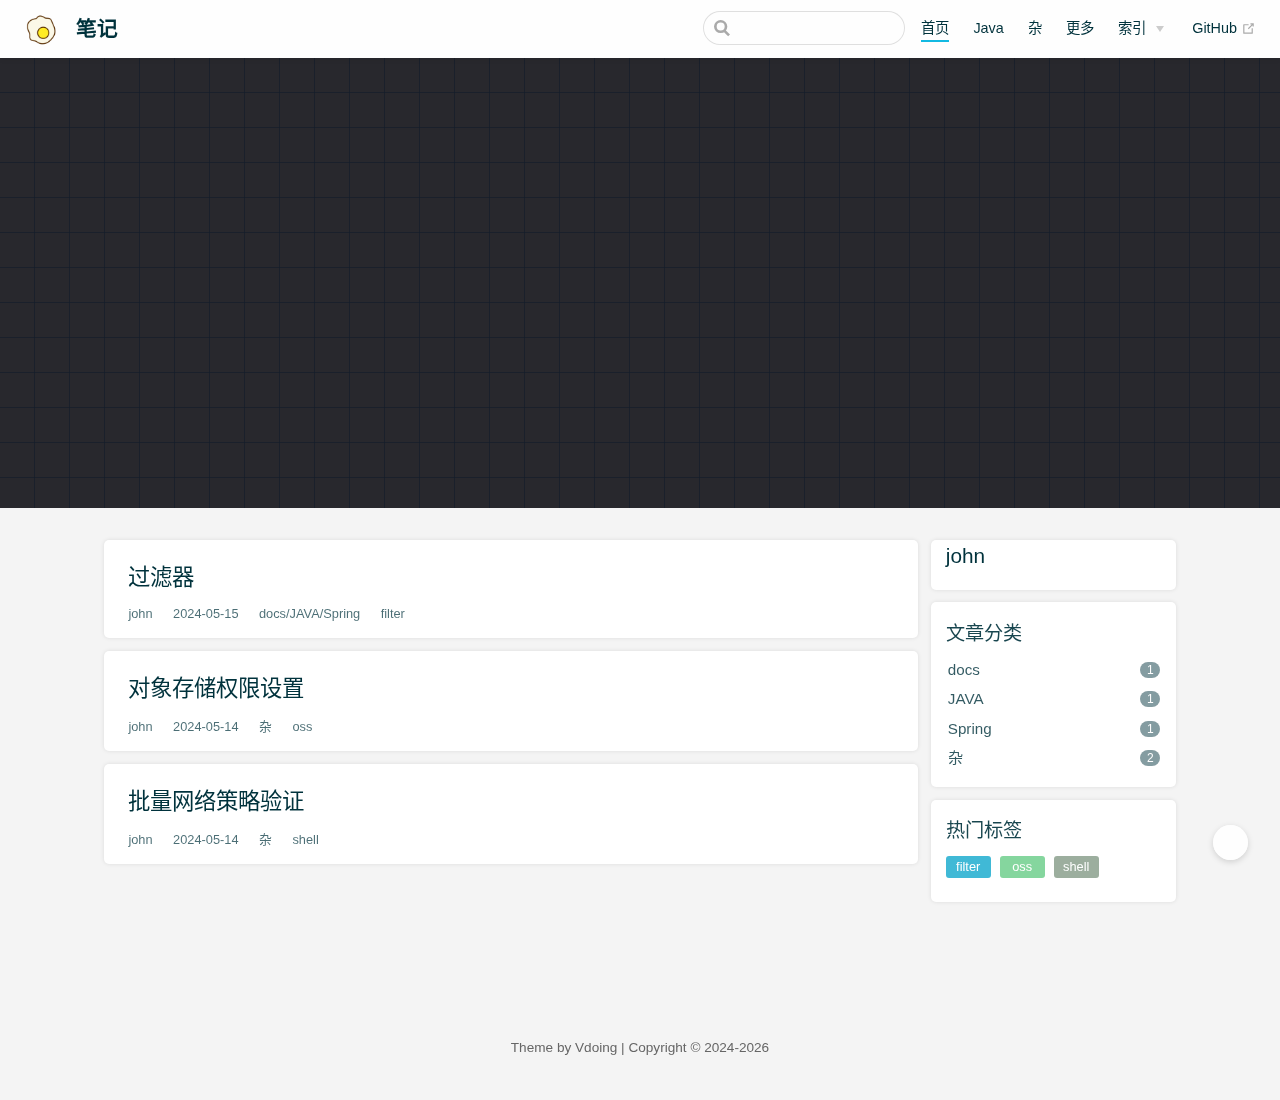
<file: index.html>
<!DOCTYPE html>
<html lang="zh-CN">
  <head>
    <meta charset="utf-8">
    <meta name="viewport" content="width=device-width,initial-scale=1">
    <title>笔记</title>
    <meta name="generator" content="VuePress 1.9.9">
    <link rel="icon" href="/img/favicon.ico">
    <meta name="description" content="笔记">
    <meta name="keywords" content="前端博客,个人技术博客,前端,前端开发,前端框架,web前端,前端面试题,技术文档,学习,面试,JavaScript,js,ES6,TypeScript,vue,python,css3,html5,Node,git,github,markdown">
    <meta name="theme-color" content="#11a8cd">
    
    <link rel="preload" href="/assets/css/0.styles.5e5060a9.css" as="style"><link rel="preload" href="/assets/js/app.cc4685a2.js" as="script"><link rel="preload" href="/assets/js/2.22781786.js" as="script"><link rel="preload" href="/assets/js/3.5b5fadd9.js" as="script"><link rel="preload" href="/assets/js/17.1b29a81a.js" as="script"><link rel="prefetch" href="/assets/js/10.fc09cb6e.js"><link rel="prefetch" href="/assets/js/11.3513c6ba.js"><link rel="prefetch" href="/assets/js/12.e18784a4.js"><link rel="prefetch" href="/assets/js/13.7cd9322f.js"><link rel="prefetch" href="/assets/js/14.36bbb0f2.js"><link rel="prefetch" href="/assets/js/15.e9cb8d11.js"><link rel="prefetch" href="/assets/js/16.5252f276.js"><link rel="prefetch" href="/assets/js/4.4343d28e.js"><link rel="prefetch" href="/assets/js/5.284554df.js"><link rel="prefetch" href="/assets/js/6.1e4e9255.js"><link rel="prefetch" href="/assets/js/7.1b14efe1.js"><link rel="prefetch" href="/assets/js/8.58bb04a6.js"><link rel="prefetch" href="/assets/js/9.7797ba9e.js">
    <link rel="stylesheet" href="/assets/css/0.styles.5e5060a9.css">
  </head>
  <body class="theme-mode-light">
    <div id="app" data-server-rendered="true"><div class="theme-container sidebar-open no-sidebar"><header class="navbar blur"><div title="目录" class="sidebar-button"><svg xmlns="http://www.w3.org/2000/svg" aria-hidden="true" role="img" viewBox="0 0 448 512" class="icon"><path fill="currentColor" d="M436 124H12c-6.627 0-12-5.373-12-12V80c0-6.627 5.373-12 12-12h424c6.627 0 12 5.373 12 12v32c0 6.627-5.373 12-12 12zm0 160H12c-6.627 0-12-5.373-12-12v-32c0-6.627 5.373-12 12-12h424c6.627 0 12 5.373 12 12v32c0 6.627-5.373 12-12 12zm0 160H12c-6.627 0-12-5.373-12-12v-32c0-6.627 5.373-12 12-12h424c6.627 0 12 5.373 12 12v32c0 6.627-5.373 12-12 12z"></path></svg></div> <a href="/" aria-current="page" class="home-link router-link-exact-active router-link-active"><img src="/img/egg.png" alt="笔记" class="logo"> <span class="site-name can-hide">笔记</span></a> <div class="links"><div class="search-box"><input aria-label="Search" autocomplete="off" spellcheck="false" value=""> <!----></div> <nav class="nav-links can-hide"><div class="nav-item"><a href="/" aria-current="page" class="nav-link router-link-exact-active router-link-active">首页</a></div><div class="nav-item"><a href="/java/" class="nav-link">Java</a></div><div class="nav-item"><a href="/other/" class="nav-link">杂</a></div><div class="nav-item"><a href="/more/" class="nav-link">更多</a></div><div class="nav-item"><div class="dropdown-wrapper"><button type="button" aria-label="索引" class="dropdown-title"><a href="/archives/" class="link-title">索引</a> <span class="title" style="display:none;">索引</span> <span class="arrow right"></span></button> <ul class="nav-dropdown" style="display:none;"><li class="dropdown-item"><!----> <a href="/categories/" class="nav-link">分类</a></li><li class="dropdown-item"><!----> <a href="/tags/" class="nav-link">标签</a></li><li class="dropdown-item"><!----> <a href="/archives/" class="nav-link">归档</a></li></ul></div></div> <a href="https://github.com/geekzhi" target="_blank" rel="noopener noreferrer" class="repo-link">
    GitHub
    <span><svg xmlns="http://www.w3.org/2000/svg" aria-hidden="true" focusable="false" x="0px" y="0px" viewBox="0 0 100 100" width="15" height="15" class="icon outbound"><path fill="currentColor" d="M18.8,85.1h56l0,0c2.2,0,4-1.8,4-4v-32h-8v28h-48v-48h28v-8h-32l0,0c-2.2,0-4,1.8-4,4v56C14.8,83.3,16.6,85.1,18.8,85.1z"></path> <polygon fill="currentColor" points="45.7,48.7 51.3,54.3 77.2,28.5 77.2,37.2 85.2,37.2 85.2,14.9 62.8,14.9 62.8,22.9 71.5,22.9"></polygon></svg> <span class="sr-only">(opens new window)</span></span></a></nav></div></header> <div class="sidebar-mask"></div> <div class="sidebar-hover-trigger"></div> <aside class="sidebar" style="display:none;"><div class="blogger"><div class="blogger-info"><h3>john</h3> <span></span></div></div> <nav class="nav-links"><div class="nav-item"><a href="/" aria-current="page" class="nav-link router-link-exact-active router-link-active">首页</a></div><div class="nav-item"><a href="/java/" class="nav-link">Java</a></div><div class="nav-item"><a href="/other/" class="nav-link">杂</a></div><div class="nav-item"><a href="/more/" class="nav-link">更多</a></div><div class="nav-item"><div class="dropdown-wrapper"><button type="button" aria-label="索引" class="dropdown-title"><a href="/archives/" class="link-title">索引</a> <span class="title" style="display:none;">索引</span> <span class="arrow right"></span></button> <ul class="nav-dropdown" style="display:none;"><li class="dropdown-item"><!----> <a href="/categories/" class="nav-link">分类</a></li><li class="dropdown-item"><!----> <a href="/tags/" class="nav-link">标签</a></li><li class="dropdown-item"><!----> <a href="/archives/" class="nav-link">归档</a></li></ul></div></div> <a href="https://github.com/geekzhi" target="_blank" rel="noopener noreferrer" class="repo-link">
    GitHub
    <span><svg xmlns="http://www.w3.org/2000/svg" aria-hidden="true" focusable="false" x="0px" y="0px" viewBox="0 0 100 100" width="15" height="15" class="icon outbound"><path fill="currentColor" d="M18.8,85.1h56l0,0c2.2,0,4-1.8,4-4v-32h-8v28h-48v-48h28v-8h-32l0,0c-2.2,0-4,1.8-4,4v56C14.8,83.3,16.6,85.1,18.8,85.1z"></path> <polygon fill="currentColor" points="45.7,48.7 51.3,54.3 77.2,28.5 77.2,37.2 85.2,37.2 85.2,14.9 62.8,14.9 62.8,22.9 71.5,22.9"></polygon></svg> <span class="sr-only">(opens new window)</span></span></a></nav>  <!----> </aside> <div class="home-wrapper" data-v-d146d2d2><div class="banner" style="background:rgb(40,40,45) url([data-uri]);" data-v-d146d2d2><div class="banner-conent" style="padding-top:7rem;" data-v-d146d2d2><header class="hero" data-v-d146d2d2><!----> <!----> <!----> <!----></header> <!----></div> <!----></div> <div class="main-wrapper" data-v-d146d2d2><div class="main-left"><div class="post-list" data-v-d146d2d2><div><div class="post card-box"><div class="title-wrapper"><h2><a href="/pages/a1f426/">
            过滤器
            <!----></a></h2> <div class="article-info"><span title="作者" class="iconfont icon-touxiang">john</span> <span title="创建时间" class="iconfont icon-riqi">2024-05-15</span> <span title="分类" class="iconfont icon-wenjian"><a href="/categories/?category=docs">docs</a><a href="/categories/?category=JAVA">JAVA</a><a href="/categories/?category=Spring">Spring</a></span> <span title="标签" class="iconfont icon-biaoqian tags"><a href="/tags/?tag=filter">filter</a></span></div></div> <!----></div><div class="post card-box"><div class="title-wrapper"><h2><a href="/pages/ffdc9c/">
            对象存储权限设置
            <!----></a></h2> <div class="article-info"><span title="作者" class="iconfont icon-touxiang">john</span> <span title="创建时间" class="iconfont icon-riqi">2024-05-14</span> <span title="分类" class="iconfont icon-wenjian"><a href="/categories/?category=%E6%9D%82">杂</a></span> <span title="标签" class="iconfont icon-biaoqian tags"><a href="/tags/?tag=oss">oss</a></span></div></div> <!----></div><div class="post card-box"><div class="title-wrapper"><h2><a href="/pages/5b9352/">
            批量网络策略验证
            <!----></a></h2> <div class="article-info"><span title="作者" class="iconfont icon-touxiang">john</span> <span title="创建时间" class="iconfont icon-riqi">2024-05-14</span> <span title="分类" class="iconfont icon-wenjian"><a href="/categories/?category=%E6%9D%82">杂</a></span> <span title="标签" class="iconfont icon-biaoqian tags"><a href="/tags/?tag=shell">shell</a></span></div></div> <!----></div></div></div> <div class="pagination" style="display:none;" data-v-d146d2d2><span class="card-box prev iconfont icon-jiantou-zuo disabled"><p>上一页</p></span> <div class="pagination-list"><span class="card-box active">1</span></div> <span class="card-box next iconfont icon-jiantou-you disabled"><p>下一页</p></span></div> <div class="theme-vdoing-content custom card-box content__default" data-v-d146d2d2></div></div> <div class="main-right"><aside class="blogger-wrapper card-box" data-v-d146d2d2><!----> <div class="blogger"><span class="name">john</span> <span class="slogan"></span></div></aside> <div class="categories-wrapper card-box" data-v-d146d2d2><a href="/categories/" title="全部分类" class="title iconfont icon-wenjianjia">文章分类</a> <div class="categories"><a href="/categories/?category=docs">
      docs
      <span>1</span></a><a href="/categories/?category=JAVA">
      JAVA
      <span>1</span></a><a href="/categories/?category=Spring">
      Spring
      <span>1</span></a><a href="/categories/?category=%E6%9D%82">
      杂
      <span>2</span></a> <!----></div></div> <div class="tags-wrapper card-box" data-v-d146d2d2><a href="/tags/" title="全部标签" class="title iconfont icon-biaoqian1">热门标签</a> <div class="tags"><a href="/tags/?tag=filter" style="background:#F8B26A;--random-color:#F8B26A;">filter</a> <span></span><a href="/tags/?tag=oss" style="background:#F8B26A;--random-color:#F8B26A;">oss</a> <span></span><a href="/tags/?tag=shell" style="background:#E15B64;--random-color:#E15B64;">shell</a> <span></span> <!----></div></div> <!----></div></div></div> <div class="footer"><div class="icons"></div> 
  Theme by
  <a href="https://github.com/xugaoyi/vuepress-theme-vdoing" target="_blank" title="本站主题">Vdoing</a> 
    | Copyright © 2024-2024
    <span></span></div> <div class="buttons"><div title="返回顶部" class="button blur go-to-top iconfont icon-fanhuidingbu" style="display:none;"></div> <div title="去评论" class="button blur go-to-comment iconfont icon-pinglun" style="display:none;"></div> <div title="主题模式" class="button blur theme-mode-but iconfont icon-zhuti"><ul class="select-box" style="display:none;"><li class="iconfont icon-zidong">
          跟随系统
        </li><li class="iconfont icon-rijianmoshi">
          浅色模式
        </li><li class="iconfont icon-yejianmoshi">
          深色模式
        </li><li class="iconfont icon-yuedu">
          阅读模式
        </li></ul></div></div> <!----> <!----> <!----></div><div class="global-ui"></div></div>
    <script src="/assets/js/app.cc4685a2.js" defer></script><script src="/assets/js/2.22781786.js" defer></script><script src="/assets/js/3.5b5fadd9.js" defer></script><script src="/assets/js/17.1b29a81a.js" defer></script>
  </body>
</html>
</file>
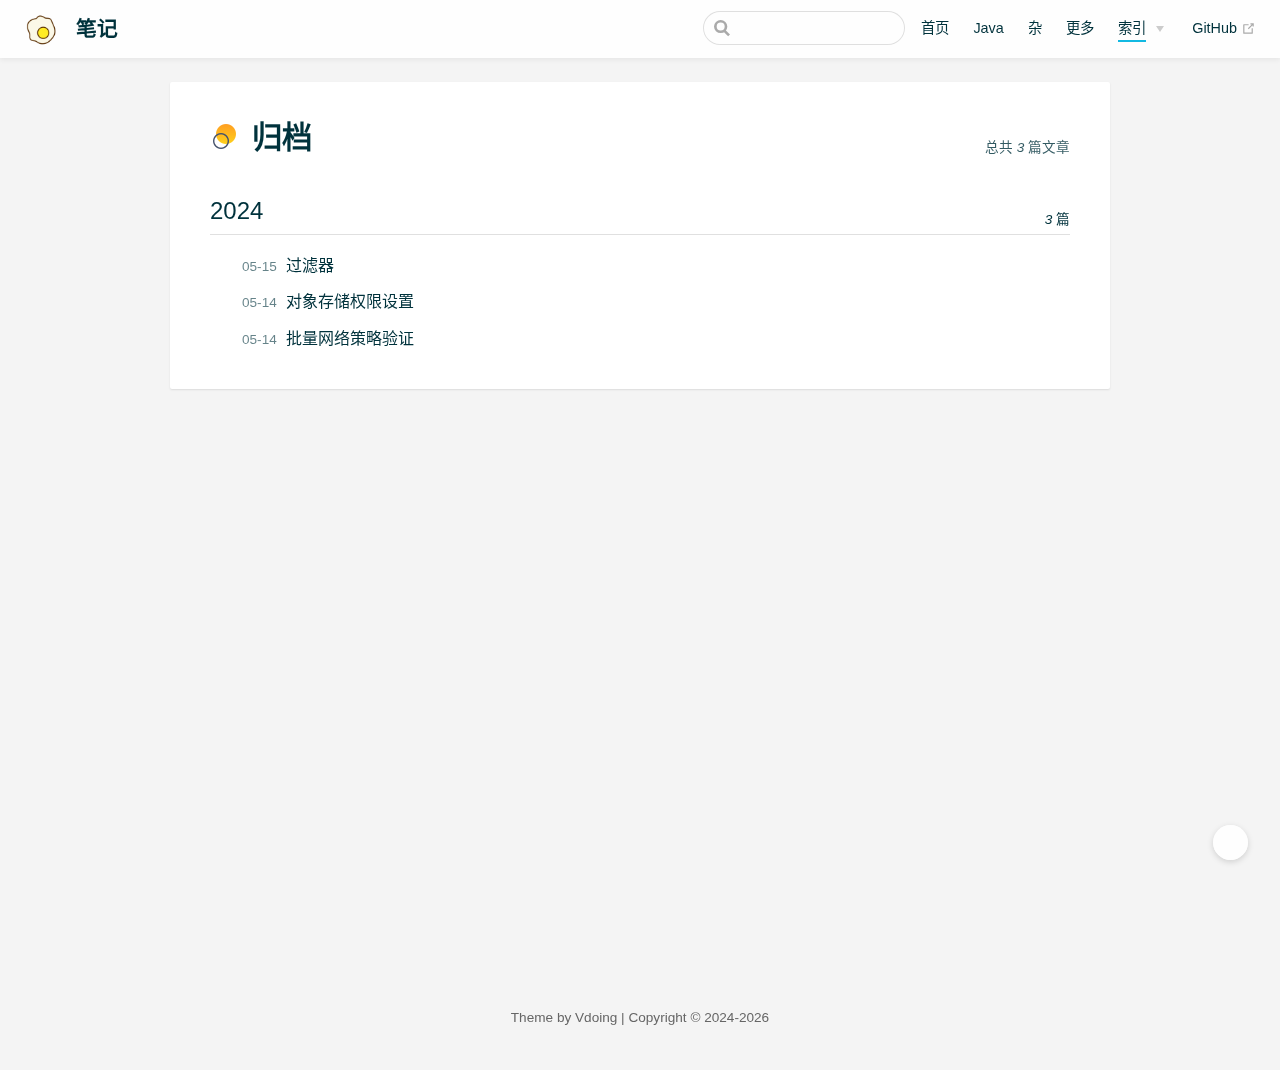
<file: archives/index.html>
<!DOCTYPE html>
<html lang="zh-CN">
  <head>
    <meta charset="utf-8">
    <meta name="viewport" content="width=device-width,initial-scale=1">
    <title>归档 | 笔记</title>
    <meta name="generator" content="VuePress 1.9.9">
    <link rel="icon" href="/img/favicon.ico">
    <meta name="description" content="笔记">
    <meta name="keywords" content="前端博客,个人技术博客,前端,前端开发,前端框架,web前端,前端面试题,技术文档,学习,面试,JavaScript,js,ES6,TypeScript,vue,python,css3,html5,Node,git,github,markdown">
    <meta name="theme-color" content="#11a8cd">
    
    <link rel="preload" href="/assets/css/0.styles.5e5060a9.css" as="style"><link rel="preload" href="/assets/js/app.cc4685a2.js" as="script"><link rel="preload" href="/assets/js/2.22781786.js" as="script"><link rel="preload" href="/assets/js/3.5b5fadd9.js" as="script"><link rel="prefetch" href="/assets/js/10.fc09cb6e.js"><link rel="prefetch" href="/assets/js/11.3513c6ba.js"><link rel="prefetch" href="/assets/js/12.e18784a4.js"><link rel="prefetch" href="/assets/js/13.7cd9322f.js"><link rel="prefetch" href="/assets/js/14.36bbb0f2.js"><link rel="prefetch" href="/assets/js/15.e9cb8d11.js"><link rel="prefetch" href="/assets/js/16.5252f276.js"><link rel="prefetch" href="/assets/js/17.1b29a81a.js"><link rel="prefetch" href="/assets/js/4.4343d28e.js"><link rel="prefetch" href="/assets/js/5.284554df.js"><link rel="prefetch" href="/assets/js/6.1e4e9255.js"><link rel="prefetch" href="/assets/js/7.1b14efe1.js"><link rel="prefetch" href="/assets/js/8.58bb04a6.js"><link rel="prefetch" href="/assets/js/9.7797ba9e.js">
    <link rel="stylesheet" href="/assets/css/0.styles.5e5060a9.css">
  </head>
  <body class="theme-mode-light">
    <div id="app" data-server-rendered="true"><div class="theme-container sidebar-open no-sidebar"><header class="navbar blur"><div title="目录" class="sidebar-button"><svg xmlns="http://www.w3.org/2000/svg" aria-hidden="true" role="img" viewBox="0 0 448 512" class="icon"><path fill="currentColor" d="M436 124H12c-6.627 0-12-5.373-12-12V80c0-6.627 5.373-12 12-12h424c6.627 0 12 5.373 12 12v32c0 6.627-5.373 12-12 12zm0 160H12c-6.627 0-12-5.373-12-12v-32c0-6.627 5.373-12 12-12h424c6.627 0 12 5.373 12 12v32c0 6.627-5.373 12-12 12zm0 160H12c-6.627 0-12-5.373-12-12v-32c0-6.627 5.373-12 12-12h424c6.627 0 12 5.373 12 12v32c0 6.627-5.373 12-12 12z"></path></svg></div> <a href="/" class="home-link router-link-active"><img src="/img/egg.png" alt="笔记" class="logo"> <span class="site-name can-hide">笔记</span></a> <div class="links"><div class="search-box"><input aria-label="Search" autocomplete="off" spellcheck="false" value=""> <!----></div> <nav class="nav-links can-hide"><div class="nav-item"><a href="/" class="nav-link">首页</a></div><div class="nav-item"><a href="/java/" class="nav-link">Java</a></div><div class="nav-item"><a href="/other/" class="nav-link">杂</a></div><div class="nav-item"><a href="/more/" class="nav-link">更多</a></div><div class="nav-item"><div class="dropdown-wrapper"><button type="button" aria-label="索引" class="dropdown-title"><a href="/archives/" aria-current="page" class="link-title router-link-exact-active router-link-active">索引</a> <span class="title" style="display:none;">索引</span> <span class="arrow right"></span></button> <ul class="nav-dropdown" style="display:none;"><li class="dropdown-item"><!----> <a href="/categories/" class="nav-link">分类</a></li><li class="dropdown-item"><!----> <a href="/tags/" class="nav-link">标签</a></li><li class="dropdown-item"><!----> <a href="/archives/" aria-current="page" class="nav-link router-link-exact-active router-link-active">归档</a></li></ul></div></div> <a href="https://github.com/geekzhi" target="_blank" rel="noopener noreferrer" class="repo-link">
    GitHub
    <span><svg xmlns="http://www.w3.org/2000/svg" aria-hidden="true" focusable="false" x="0px" y="0px" viewBox="0 0 100 100" width="15" height="15" class="icon outbound"><path fill="currentColor" d="M18.8,85.1h56l0,0c2.2,0,4-1.8,4-4v-32h-8v28h-48v-48h28v-8h-32l0,0c-2.2,0-4,1.8-4,4v56C14.8,83.3,16.6,85.1,18.8,85.1z"></path> <polygon fill="currentColor" points="45.7,48.7 51.3,54.3 77.2,28.5 77.2,37.2 85.2,37.2 85.2,14.9 62.8,14.9 62.8,22.9 71.5,22.9"></polygon></svg> <span class="sr-only">(opens new window)</span></span></a></nav></div></header> <div class="sidebar-mask"></div> <div class="sidebar-hover-trigger"></div> <aside class="sidebar" style="display:none;"><div class="blogger"><div class="blogger-info"><h3>john</h3> <span></span></div></div> <nav class="nav-links"><div class="nav-item"><a href="/" class="nav-link">首页</a></div><div class="nav-item"><a href="/java/" class="nav-link">Java</a></div><div class="nav-item"><a href="/other/" class="nav-link">杂</a></div><div class="nav-item"><a href="/more/" class="nav-link">更多</a></div><div class="nav-item"><div class="dropdown-wrapper"><button type="button" aria-label="索引" class="dropdown-title"><a href="/archives/" aria-current="page" class="link-title router-link-exact-active router-link-active">索引</a> <span class="title" style="display:none;">索引</span> <span class="arrow right"></span></button> <ul class="nav-dropdown" style="display:none;"><li class="dropdown-item"><!----> <a href="/categories/" class="nav-link">分类</a></li><li class="dropdown-item"><!----> <a href="/tags/" class="nav-link">标签</a></li><li class="dropdown-item"><!----> <a href="/archives/" aria-current="page" class="nav-link router-link-exact-active router-link-active">归档</a></li></ul></div></div> <a href="https://github.com/geekzhi" target="_blank" rel="noopener noreferrer" class="repo-link">
    GitHub
    <span><svg xmlns="http://www.w3.org/2000/svg" aria-hidden="true" focusable="false" x="0px" y="0px" viewBox="0 0 100 100" width="15" height="15" class="icon outbound"><path fill="currentColor" d="M18.8,85.1h56l0,0c2.2,0,4-1.8,4-4v-32h-8v28h-48v-48h28v-8h-32l0,0c-2.2,0-4,1.8-4,4v56C14.8,83.3,16.6,85.1,18.8,85.1z"></path> <polygon fill="currentColor" points="45.7,48.7 51.3,54.3 77.2,28.5 77.2,37.2 85.2,37.2 85.2,14.9 62.8,14.9 62.8,22.9 71.5,22.9"></polygon></svg> <span class="sr-only">(opens new window)</span></span></a></nav>  <!----> </aside> <div class="custom-page archives-page"><div class="theme-vdoing-wrapper"><h1><img src="[data-uri]">
      归档
    </h1> <div class="count">
      总共 <i>3</i> 篇文章
    </div> <ul><li class="year"><h2>
            2024
            <span><i>3</i> 篇
            </span></h2></li> <li><a href="/pages/a1f426/"><span class="date">05-15</span>
            过滤器
            <!----></a></li><!----> <li><a href="/pages/ffdc9c/"><span class="date">05-14</span>
            对象存储权限设置
            <!----></a></li><!----> <li><a href="/pages/5b9352/"><span class="date">05-14</span>
            批量网络策略验证
            <!----></a></li></ul></div></div> <div class="footer"><div class="icons"></div> 
  Theme by
  <a href="https://github.com/xugaoyi/vuepress-theme-vdoing" target="_blank" title="本站主题">Vdoing</a> 
    | Copyright © 2024-2024
    <span></span></div> <div class="buttons"><div title="返回顶部" class="button blur go-to-top iconfont icon-fanhuidingbu" style="display:none;"></div> <div title="去评论" class="button blur go-to-comment iconfont icon-pinglun" style="display:none;"></div> <div title="主题模式" class="button blur theme-mode-but iconfont icon-zhuti"><ul class="select-box" style="display:none;"><li class="iconfont icon-zidong">
          跟随系统
        </li><li class="iconfont icon-rijianmoshi">
          浅色模式
        </li><li class="iconfont icon-yejianmoshi">
          深色模式
        </li><li class="iconfont icon-yuedu">
          阅读模式
        </li></ul></div></div> <!----> <!----> <!----></div><div class="global-ui"></div></div>
    <script src="/assets/js/app.cc4685a2.js" defer></script><script src="/assets/js/2.22781786.js" defer></script><script src="/assets/js/3.5b5fadd9.js" defer></script>
  </body>
</html>
</file>
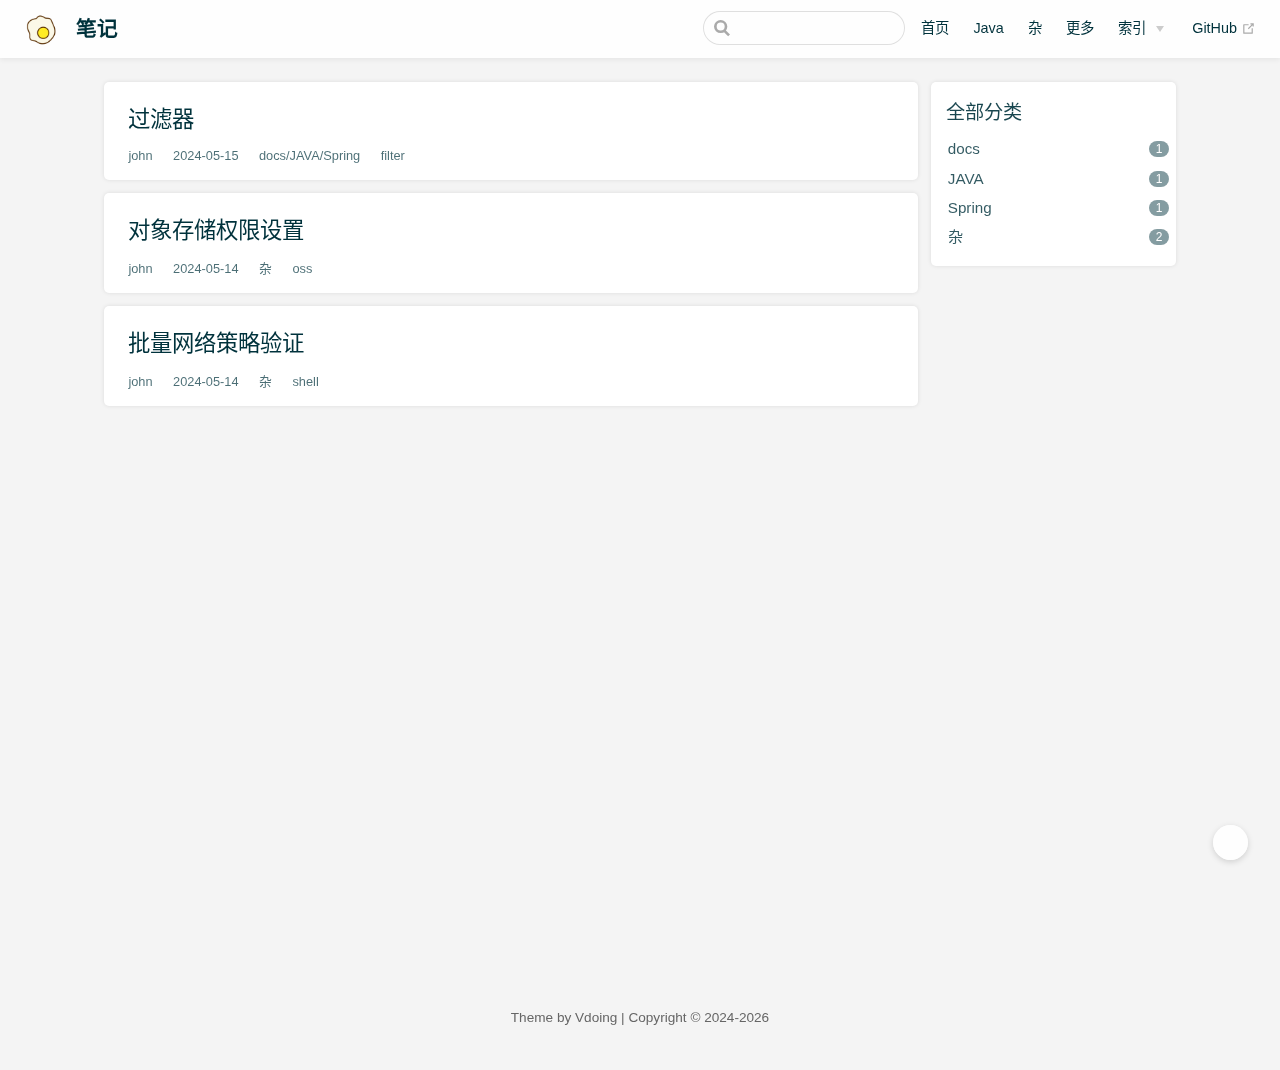
<file: categories/index.html>
<!DOCTYPE html>
<html lang="zh-CN">
  <head>
    <meta charset="utf-8">
    <meta name="viewport" content="width=device-width,initial-scale=1">
    <title>分类 | 笔记</title>
    <meta name="generator" content="VuePress 1.9.9">
    <link rel="icon" href="/img/favicon.ico">
    <meta name="description" content="笔记">
    <meta name="keywords" content="前端博客,个人技术博客,前端,前端开发,前端框架,web前端,前端面试题,技术文档,学习,面试,JavaScript,js,ES6,TypeScript,vue,python,css3,html5,Node,git,github,markdown">
    <meta name="theme-color" content="#11a8cd">
    
    <link rel="preload" href="/assets/css/0.styles.5e5060a9.css" as="style"><link rel="preload" href="/assets/js/app.cc4685a2.js" as="script"><link rel="preload" href="/assets/js/2.22781786.js" as="script"><link rel="preload" href="/assets/js/3.5b5fadd9.js" as="script"><link rel="prefetch" href="/assets/js/10.fc09cb6e.js"><link rel="prefetch" href="/assets/js/11.3513c6ba.js"><link rel="prefetch" href="/assets/js/12.e18784a4.js"><link rel="prefetch" href="/assets/js/13.7cd9322f.js"><link rel="prefetch" href="/assets/js/14.36bbb0f2.js"><link rel="prefetch" href="/assets/js/15.e9cb8d11.js"><link rel="prefetch" href="/assets/js/16.5252f276.js"><link rel="prefetch" href="/assets/js/17.1b29a81a.js"><link rel="prefetch" href="/assets/js/4.4343d28e.js"><link rel="prefetch" href="/assets/js/5.284554df.js"><link rel="prefetch" href="/assets/js/6.1e4e9255.js"><link rel="prefetch" href="/assets/js/7.1b14efe1.js"><link rel="prefetch" href="/assets/js/8.58bb04a6.js"><link rel="prefetch" href="/assets/js/9.7797ba9e.js">
    <link rel="stylesheet" href="/assets/css/0.styles.5e5060a9.css">
  </head>
  <body class="theme-mode-light">
    <div id="app" data-server-rendered="true"><div class="theme-container sidebar-open no-sidebar"><header class="navbar blur"><div title="目录" class="sidebar-button"><svg xmlns="http://www.w3.org/2000/svg" aria-hidden="true" role="img" viewBox="0 0 448 512" class="icon"><path fill="currentColor" d="M436 124H12c-6.627 0-12-5.373-12-12V80c0-6.627 5.373-12 12-12h424c6.627 0 12 5.373 12 12v32c0 6.627-5.373 12-12 12zm0 160H12c-6.627 0-12-5.373-12-12v-32c0-6.627 5.373-12 12-12h424c6.627 0 12 5.373 12 12v32c0 6.627-5.373 12-12 12zm0 160H12c-6.627 0-12-5.373-12-12v-32c0-6.627 5.373-12 12-12h424c6.627 0 12 5.373 12 12v32c0 6.627-5.373 12-12 12z"></path></svg></div> <a href="/" class="home-link router-link-active"><img src="/img/egg.png" alt="笔记" class="logo"> <span class="site-name can-hide">笔记</span></a> <div class="links"><div class="search-box"><input aria-label="Search" autocomplete="off" spellcheck="false" value=""> <!----></div> <nav class="nav-links can-hide"><div class="nav-item"><a href="/" class="nav-link">首页</a></div><div class="nav-item"><a href="/java/" class="nav-link">Java</a></div><div class="nav-item"><a href="/other/" class="nav-link">杂</a></div><div class="nav-item"><a href="/more/" class="nav-link">更多</a></div><div class="nav-item"><div class="dropdown-wrapper"><button type="button" aria-label="索引" class="dropdown-title"><a href="/archives/" class="link-title">索引</a> <span class="title" style="display:none;">索引</span> <span class="arrow right"></span></button> <ul class="nav-dropdown" style="display:none;"><li class="dropdown-item"><!----> <a href="/categories/" aria-current="page" class="nav-link router-link-exact-active router-link-active">分类</a></li><li class="dropdown-item"><!----> <a href="/tags/" class="nav-link">标签</a></li><li class="dropdown-item"><!----> <a href="/archives/" class="nav-link">归档</a></li></ul></div></div> <a href="https://github.com/geekzhi" target="_blank" rel="noopener noreferrer" class="repo-link">
    GitHub
    <span><svg xmlns="http://www.w3.org/2000/svg" aria-hidden="true" focusable="false" x="0px" y="0px" viewBox="0 0 100 100" width="15" height="15" class="icon outbound"><path fill="currentColor" d="M18.8,85.1h56l0,0c2.2,0,4-1.8,4-4v-32h-8v28h-48v-48h28v-8h-32l0,0c-2.2,0-4,1.8-4,4v56C14.8,83.3,16.6,85.1,18.8,85.1z"></path> <polygon fill="currentColor" points="45.7,48.7 51.3,54.3 77.2,28.5 77.2,37.2 85.2,37.2 85.2,14.9 62.8,14.9 62.8,22.9 71.5,22.9"></polygon></svg> <span class="sr-only">(opens new window)</span></span></a></nav></div></header> <div class="sidebar-mask"></div> <div class="sidebar-hover-trigger"></div> <aside class="sidebar" style="display:none;"><div class="blogger"><div class="blogger-info"><h3>john</h3> <span></span></div></div> <nav class="nav-links"><div class="nav-item"><a href="/" class="nav-link">首页</a></div><div class="nav-item"><a href="/java/" class="nav-link">Java</a></div><div class="nav-item"><a href="/other/" class="nav-link">杂</a></div><div class="nav-item"><a href="/more/" class="nav-link">更多</a></div><div class="nav-item"><div class="dropdown-wrapper"><button type="button" aria-label="索引" class="dropdown-title"><a href="/archives/" class="link-title">索引</a> <span class="title" style="display:none;">索引</span> <span class="arrow right"></span></button> <ul class="nav-dropdown" style="display:none;"><li class="dropdown-item"><!----> <a href="/categories/" aria-current="page" class="nav-link router-link-exact-active router-link-active">分类</a></li><li class="dropdown-item"><!----> <a href="/tags/" class="nav-link">标签</a></li><li class="dropdown-item"><!----> <a href="/archives/" class="nav-link">归档</a></li></ul></div></div> <a href="https://github.com/geekzhi" target="_blank" rel="noopener noreferrer" class="repo-link">
    GitHub
    <span><svg xmlns="http://www.w3.org/2000/svg" aria-hidden="true" focusable="false" x="0px" y="0px" viewBox="0 0 100 100" width="15" height="15" class="icon outbound"><path fill="currentColor" d="M18.8,85.1h56l0,0c2.2,0,4-1.8,4-4v-32h-8v28h-48v-48h28v-8h-32l0,0c-2.2,0-4,1.8-4,4v56C14.8,83.3,16.6,85.1,18.8,85.1z"></path> <polygon fill="currentColor" points="45.7,48.7 51.3,54.3 77.2,28.5 77.2,37.2 85.2,37.2 85.2,14.9 62.8,14.9 62.8,22.9 71.5,22.9"></polygon></svg> <span class="sr-only">(opens new window)</span></span></a></nav>  <!----> </aside> <div class="custom-page categories-page"><div class="main-wrapper"><div class="main-left"><div class="categories-wrapper card-box"><a href="/categories/" aria-current="page" title="全部分类" class="title iconfont icon-wenjianjia router-link-exact-active router-link-active">全部分类</a> <div class="categories"><a href="/categories/?category=docs">
      docs
      <span>1</span></a><a href="/categories/?category=JAVA">
      JAVA
      <span>1</span></a><a href="/categories/?category=Spring">
      Spring
      <span>1</span></a><a href="/categories/?category=%E6%9D%82">
      杂
      <span>2</span></a> <!----></div></div> <div class="post-list"><div><div class="post card-box"><div class="title-wrapper"><h2><a href="/pages/a1f426/">
            过滤器
            <!----></a></h2> <div class="article-info"><span title="作者" class="iconfont icon-touxiang">john</span> <span title="创建时间" class="iconfont icon-riqi">2024-05-15</span> <span title="分类" class="iconfont icon-wenjian"><a href="/categories/?category=docs">docs</a><a href="/categories/?category=JAVA">JAVA</a><a href="/categories/?category=Spring">Spring</a></span> <span title="标签" class="iconfont icon-biaoqian tags"><a href="/tags/?tag=filter">filter</a></span></div></div> <!----></div><div class="post card-box"><div class="title-wrapper"><h2><a href="/pages/ffdc9c/">
            对象存储权限设置
            <!----></a></h2> <div class="article-info"><span title="作者" class="iconfont icon-touxiang">john</span> <span title="创建时间" class="iconfont icon-riqi">2024-05-14</span> <span title="分类" class="iconfont icon-wenjian"><a href="/categories/?category=%E6%9D%82">杂</a></span> <span title="标签" class="iconfont icon-biaoqian tags"><a href="/tags/?tag=oss">oss</a></span></div></div> <!----></div><div class="post card-box"><div class="title-wrapper"><h2><a href="/pages/5b9352/">
            批量网络策略验证
            <!----></a></h2> <div class="article-info"><span title="作者" class="iconfont icon-touxiang">john</span> <span title="创建时间" class="iconfont icon-riqi">2024-05-14</span> <span title="分类" class="iconfont icon-wenjian"><a href="/categories/?category=%E6%9D%82">杂</a></span> <span title="标签" class="iconfont icon-biaoqian tags"><a href="/tags/?tag=shell">shell</a></span></div></div> <!----></div></div></div> <div class="pagination" style="display:none;"><span class="card-box prev iconfont icon-jiantou-zuo disabled"><p>上一页</p></span> <div class="pagination-list"></div> <span class="card-box next iconfont icon-jiantou-you"><p>下一页</p></span></div></div> <div class="main-right"><div class="categories-wrapper card-box"><a href="/categories/" aria-current="page" title="全部分类" class="title iconfont icon-wenjianjia router-link-exact-active router-link-active">全部分类</a> <div class="categories"><a href="/categories/?category=docs">
      docs
      <span>1</span></a><a href="/categories/?category=JAVA">
      JAVA
      <span>1</span></a><a href="/categories/?category=Spring">
      Spring
      <span>1</span></a><a href="/categories/?category=%E6%9D%82">
      杂
      <span>2</span></a> <!----></div></div></div></div></div> <div class="footer"><div class="icons"></div> 
  Theme by
  <a href="https://github.com/xugaoyi/vuepress-theme-vdoing" target="_blank" title="本站主题">Vdoing</a> 
    | Copyright © 2024-2024
    <span></span></div> <div class="buttons"><div title="返回顶部" class="button blur go-to-top iconfont icon-fanhuidingbu" style="display:none;"></div> <div title="去评论" class="button blur go-to-comment iconfont icon-pinglun" style="display:none;"></div> <div title="主题模式" class="button blur theme-mode-but iconfont icon-zhuti"><ul class="select-box" style="display:none;"><li class="iconfont icon-zidong">
          跟随系统
        </li><li class="iconfont icon-rijianmoshi">
          浅色模式
        </li><li class="iconfont icon-yejianmoshi">
          深色模式
        </li><li class="iconfont icon-yuedu">
          阅读模式
        </li></ul></div></div> <!----> <!----> <!----></div><div class="global-ui"></div></div>
    <script src="/assets/js/app.cc4685a2.js" defer></script><script src="/assets/js/2.22781786.js" defer></script><script src="/assets/js/3.5b5fadd9.js" defer></script>
  </body>
</html>
</file>
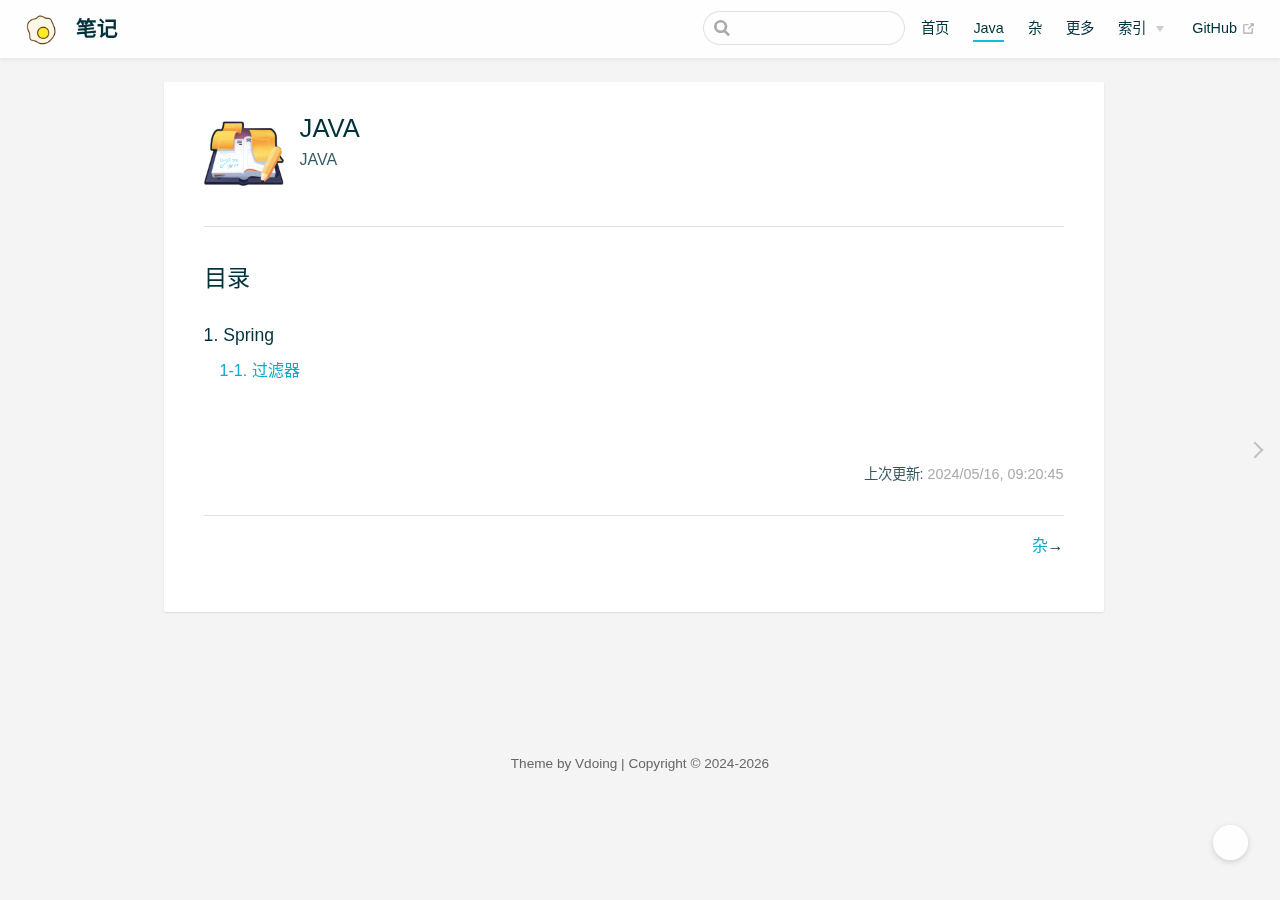
<file: java/index.html>
<!DOCTYPE html>
<html lang="zh-CN">
  <head>
    <meta charset="utf-8">
    <meta name="viewport" content="width=device-width,initial-scale=1">
    <title>JAVA | 笔记</title>
    <meta name="generator" content="VuePress 1.9.9">
    <link rel="icon" href="/img/favicon.ico">
    <meta name="description" content="笔记">
    <meta name="keywords" content="前端博客,个人技术博客,前端,前端开发,前端框架,web前端,前端面试题,技术文档,学习,面试,JavaScript,js,ES6,TypeScript,vue,python,css3,html5,Node,git,github,markdown">
    <meta name="theme-color" content="#11a8cd">
    
    <link rel="preload" href="/assets/css/0.styles.5e5060a9.css" as="style"><link rel="preload" href="/assets/js/app.cc4685a2.js" as="script"><link rel="preload" href="/assets/js/2.22781786.js" as="script"><link rel="preload" href="/assets/js/3.5b5fadd9.js" as="script"><link rel="preload" href="/assets/js/7.1b14efe1.js" as="script"><link rel="prefetch" href="/assets/js/10.fc09cb6e.js"><link rel="prefetch" href="/assets/js/11.3513c6ba.js"><link rel="prefetch" href="/assets/js/12.e18784a4.js"><link rel="prefetch" href="/assets/js/13.7cd9322f.js"><link rel="prefetch" href="/assets/js/14.36bbb0f2.js"><link rel="prefetch" href="/assets/js/15.e9cb8d11.js"><link rel="prefetch" href="/assets/js/16.5252f276.js"><link rel="prefetch" href="/assets/js/17.1b29a81a.js"><link rel="prefetch" href="/assets/js/4.4343d28e.js"><link rel="prefetch" href="/assets/js/5.284554df.js"><link rel="prefetch" href="/assets/js/6.1e4e9255.js"><link rel="prefetch" href="/assets/js/8.58bb04a6.js"><link rel="prefetch" href="/assets/js/9.7797ba9e.js">
    <link rel="stylesheet" href="/assets/css/0.styles.5e5060a9.css">
  </head>
  <body class="theme-mode-light">
    <div id="app" data-server-rendered="true"><div class="theme-container sidebar-open no-sidebar"><header class="navbar blur"><div title="目录" class="sidebar-button"><svg xmlns="http://www.w3.org/2000/svg" aria-hidden="true" role="img" viewBox="0 0 448 512" class="icon"><path fill="currentColor" d="M436 124H12c-6.627 0-12-5.373-12-12V80c0-6.627 5.373-12 12-12h424c6.627 0 12 5.373 12 12v32c0 6.627-5.373 12-12 12zm0 160H12c-6.627 0-12-5.373-12-12v-32c0-6.627 5.373-12 12-12h424c6.627 0 12 5.373 12 12v32c0 6.627-5.373 12-12 12zm0 160H12c-6.627 0-12-5.373-12-12v-32c0-6.627 5.373-12 12-12h424c6.627 0 12 5.373 12 12v32c0 6.627-5.373 12-12 12z"></path></svg></div> <a href="/" class="home-link router-link-active"><img src="/img/egg.png" alt="笔记" class="logo"> <span class="site-name can-hide">笔记</span></a> <div class="links"><div class="search-box"><input aria-label="Search" autocomplete="off" spellcheck="false" value=""> <!----></div> <nav class="nav-links can-hide"><div class="nav-item"><a href="/" class="nav-link">首页</a></div><div class="nav-item"><a href="/java/" aria-current="page" class="nav-link router-link-exact-active router-link-active">Java</a></div><div class="nav-item"><a href="/other/" class="nav-link">杂</a></div><div class="nav-item"><a href="/more/" class="nav-link">更多</a></div><div class="nav-item"><div class="dropdown-wrapper"><button type="button" aria-label="索引" class="dropdown-title"><a href="/archives/" class="link-title">索引</a> <span class="title" style="display:none;">索引</span> <span class="arrow right"></span></button> <ul class="nav-dropdown" style="display:none;"><li class="dropdown-item"><!----> <a href="/categories/" class="nav-link">分类</a></li><li class="dropdown-item"><!----> <a href="/tags/" class="nav-link">标签</a></li><li class="dropdown-item"><!----> <a href="/archives/" class="nav-link">归档</a></li></ul></div></div> <a href="https://github.com/geekzhi" target="_blank" rel="noopener noreferrer" class="repo-link">
    GitHub
    <span><svg xmlns="http://www.w3.org/2000/svg" aria-hidden="true" focusable="false" x="0px" y="0px" viewBox="0 0 100 100" width="15" height="15" class="icon outbound"><path fill="currentColor" d="M18.8,85.1h56l0,0c2.2,0,4-1.8,4-4v-32h-8v28h-48v-48h28v-8h-32l0,0c-2.2,0-4,1.8-4,4v56C14.8,83.3,16.6,85.1,18.8,85.1z"></path> <polygon fill="currentColor" points="45.7,48.7 51.3,54.3 77.2,28.5 77.2,37.2 85.2,37.2 85.2,14.9 62.8,14.9 62.8,22.9 71.5,22.9"></polygon></svg> <span class="sr-only">(opens new window)</span></span></a></nav></div></header> <div class="sidebar-mask"></div> <div class="sidebar-hover-trigger"></div> <aside class="sidebar" style="display:none;"><div class="blogger"><div class="blogger-info"><h3>john</h3> <span></span></div></div> <nav class="nav-links"><div class="nav-item"><a href="/" class="nav-link">首页</a></div><div class="nav-item"><a href="/java/" aria-current="page" class="nav-link router-link-exact-active router-link-active">Java</a></div><div class="nav-item"><a href="/other/" class="nav-link">杂</a></div><div class="nav-item"><a href="/more/" class="nav-link">更多</a></div><div class="nav-item"><div class="dropdown-wrapper"><button type="button" aria-label="索引" class="dropdown-title"><a href="/archives/" class="link-title">索引</a> <span class="title" style="display:none;">索引</span> <span class="arrow right"></span></button> <ul class="nav-dropdown" style="display:none;"><li class="dropdown-item"><!----> <a href="/categories/" class="nav-link">分类</a></li><li class="dropdown-item"><!----> <a href="/tags/" class="nav-link">标签</a></li><li class="dropdown-item"><!----> <a href="/archives/" class="nav-link">归档</a></li></ul></div></div> <a href="https://github.com/geekzhi" target="_blank" rel="noopener noreferrer" class="repo-link">
    GitHub
    <span><svg xmlns="http://www.w3.org/2000/svg" aria-hidden="true" focusable="false" x="0px" y="0px" viewBox="0 0 100 100" width="15" height="15" class="icon outbound"><path fill="currentColor" d="M18.8,85.1h56l0,0c2.2,0,4-1.8,4-4v-32h-8v28h-48v-48h28v-8h-32l0,0c-2.2,0-4,1.8-4,4v56C14.8,83.3,16.6,85.1,18.8,85.1z"></path> <polygon fill="currentColor" points="45.7,48.7 51.3,54.3 77.2,28.5 77.2,37.2 85.2,37.2 85.2,14.9 62.8,14.9 62.8,22.9 71.5,22.9"></polygon></svg> <span class="sr-only">(opens new window)</span></span></a></nav>  <ul class="sidebar-links"><li><a href="/java/" aria-current="page" class="active sidebar-link">JAVA</a></li><li><a href="/other/" class="sidebar-link">杂</a></li><li><a href="/more/" class="sidebar-link">更多</a></li></ul> </aside> <div><main class="page"><div class="theme-vdoing-wrapper "><div class="placeholder"></div> <div class="theme-vdoing-content theme-vdoing-content" data-v-25eb0b2a><div class="column-wrapper" data-v-25eb0b2a><img src="/img/other.png" data-v-25eb0b2a> <dl class="column-info" data-v-25eb0b2a><dt class="title" data-v-25eb0b2a>JAVA</dt> <dd class="description" data-v-25eb0b2a>JAVA</dd></dl></div> <div class="catalogue-wrapper" data-v-25eb0b2a><div class="catalogue-title" data-v-25eb0b2a>目录</div> <div class="catalogue-content" data-v-25eb0b2a><dl data-v-25eb0b2a><dt id="Spring" data-v-25eb0b2a><a href="#Spring" class="header-anchor" data-v-25eb0b2a>#</a>
            1. Spring
          </dt> <dd data-v-25eb0b2a><a href="/pages/a1f426/" data-v-25eb0b2a>1-1. 过滤器
                  <!----></a></dd></dl></div></div></div> <div class="content-wrapper"><!----> <!---->  <div class="theme-vdoing-content content__default"></div></div>  <div class="page-edit"><!----> <!----> <div class="last-updated"><span class="prefix">上次更新:</span> <span class="time">2024/05/16, 09:20:45</span></div></div> <div class="page-nav-wapper"><div class="page-nav-centre-wrap"><!----> <a href="/other/" class="page-nav-centre page-nav-centre-next"><div class="tooltip">杂</div></a></div> <div class="page-nav"><p class="inner"><!----> <span class="next"><a href="/other/">杂</a>→
      </span></p></div></div></div> <div class="article-list no-article-list"><div class="article-title"><a href="/archives/" class="iconfont icon-bi">最近更新</a></div> <div class="article-wrapper"><dl><dd>01</dd> <dt><a href="/pages/a1f426/"><div>
            过滤器
            <!----></div></a> <span class="date">05-15</span></dt></dl><dl><dd>02</dd> <dt><a href="/pages/ffdc9c/"><div>
            对象存储权限设置
            <!----></div></a> <span class="date">05-14</span></dt></dl><dl><dd>03</dd> <dt><a href="/pages/5b9352/"><div>
            批量网络策略验证
            <!----></div></a> <span class="date">05-14</span></dt></dl> <dl><dd></dd> <dt><a href="/archives/" class="more">更多文章&gt;</a></dt></dl></div></div></main></div> <div class="footer"><div class="icons"></div> 
  Theme by
  <a href="https://github.com/xugaoyi/vuepress-theme-vdoing" target="_blank" title="本站主题">Vdoing</a> 
    | Copyright © 2024-2024
    <span></span></div> <div class="buttons"><div title="返回顶部" class="button blur go-to-top iconfont icon-fanhuidingbu" style="display:none;"></div> <div title="去评论" class="button blur go-to-comment iconfont icon-pinglun" style="display:none;"></div> <div title="主题模式" class="button blur theme-mode-but iconfont icon-zhuti"><ul class="select-box" style="display:none;"><li class="iconfont icon-zidong">
          跟随系统
        </li><li class="iconfont icon-rijianmoshi">
          浅色模式
        </li><li class="iconfont icon-yejianmoshi">
          深色模式
        </li><li class="iconfont icon-yuedu">
          阅读模式
        </li></ul></div></div> <!----> <!----> <!----></div><div class="global-ui"></div></div>
    <script src="/assets/js/app.cc4685a2.js" defer></script><script src="/assets/js/2.22781786.js" defer></script><script src="/assets/js/3.5b5fadd9.js" defer></script><script src="/assets/js/7.1b14efe1.js" defer></script>
  </body>
</html>
</file>
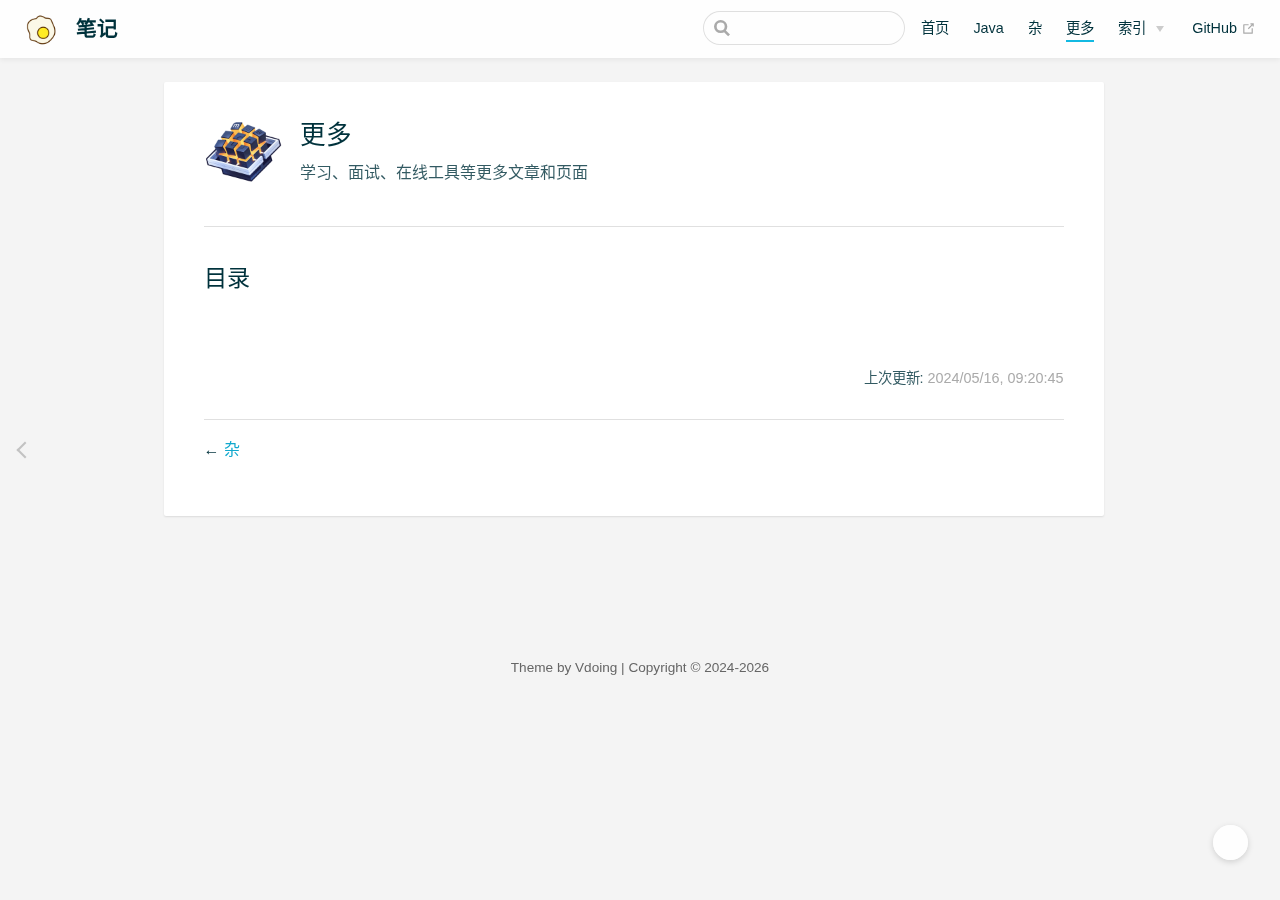
<file: more/index.html>
<!DOCTYPE html>
<html lang="zh-CN">
  <head>
    <meta charset="utf-8">
    <meta name="viewport" content="width=device-width,initial-scale=1">
    <title>更多 | 笔记</title>
    <meta name="generator" content="VuePress 1.9.9">
    <link rel="icon" href="/img/favicon.ico">
    <meta name="description" content="笔记">
    <meta name="keywords" content="前端博客,个人技术博客,前端,前端开发,前端框架,web前端,前端面试题,技术文档,学习,面试,JavaScript,js,ES6,TypeScript,vue,python,css3,html5,Node,git,github,markdown">
    <meta name="theme-color" content="#11a8cd">
    
    <link rel="preload" href="/assets/css/0.styles.5e5060a9.css" as="style"><link rel="preload" href="/assets/js/app.cc4685a2.js" as="script"><link rel="preload" href="/assets/js/2.22781786.js" as="script"><link rel="preload" href="/assets/js/3.5b5fadd9.js" as="script"><link rel="preload" href="/assets/js/9.7797ba9e.js" as="script"><link rel="prefetch" href="/assets/js/10.fc09cb6e.js"><link rel="prefetch" href="/assets/js/11.3513c6ba.js"><link rel="prefetch" href="/assets/js/12.e18784a4.js"><link rel="prefetch" href="/assets/js/13.7cd9322f.js"><link rel="prefetch" href="/assets/js/14.36bbb0f2.js"><link rel="prefetch" href="/assets/js/15.e9cb8d11.js"><link rel="prefetch" href="/assets/js/16.5252f276.js"><link rel="prefetch" href="/assets/js/17.1b29a81a.js"><link rel="prefetch" href="/assets/js/4.4343d28e.js"><link rel="prefetch" href="/assets/js/5.284554df.js"><link rel="prefetch" href="/assets/js/6.1e4e9255.js"><link rel="prefetch" href="/assets/js/7.1b14efe1.js"><link rel="prefetch" href="/assets/js/8.58bb04a6.js">
    <link rel="stylesheet" href="/assets/css/0.styles.5e5060a9.css">
  </head>
  <body class="theme-mode-light">
    <div id="app" data-server-rendered="true"><div class="theme-container sidebar-open no-sidebar"><header class="navbar blur"><div title="目录" class="sidebar-button"><svg xmlns="http://www.w3.org/2000/svg" aria-hidden="true" role="img" viewBox="0 0 448 512" class="icon"><path fill="currentColor" d="M436 124H12c-6.627 0-12-5.373-12-12V80c0-6.627 5.373-12 12-12h424c6.627 0 12 5.373 12 12v32c0 6.627-5.373 12-12 12zm0 160H12c-6.627 0-12-5.373-12-12v-32c0-6.627 5.373-12 12-12h424c6.627 0 12 5.373 12 12v32c0 6.627-5.373 12-12 12zm0 160H12c-6.627 0-12-5.373-12-12v-32c0-6.627 5.373-12 12-12h424c6.627 0 12 5.373 12 12v32c0 6.627-5.373 12-12 12z"></path></svg></div> <a href="/" class="home-link router-link-active"><img src="/img/egg.png" alt="笔记" class="logo"> <span class="site-name can-hide">笔记</span></a> <div class="links"><div class="search-box"><input aria-label="Search" autocomplete="off" spellcheck="false" value=""> <!----></div> <nav class="nav-links can-hide"><div class="nav-item"><a href="/" class="nav-link">首页</a></div><div class="nav-item"><a href="/java/" class="nav-link">Java</a></div><div class="nav-item"><a href="/other/" class="nav-link">杂</a></div><div class="nav-item"><a href="/more/" aria-current="page" class="nav-link router-link-exact-active router-link-active">更多</a></div><div class="nav-item"><div class="dropdown-wrapper"><button type="button" aria-label="索引" class="dropdown-title"><a href="/archives/" class="link-title">索引</a> <span class="title" style="display:none;">索引</span> <span class="arrow right"></span></button> <ul class="nav-dropdown" style="display:none;"><li class="dropdown-item"><!----> <a href="/categories/" class="nav-link">分类</a></li><li class="dropdown-item"><!----> <a href="/tags/" class="nav-link">标签</a></li><li class="dropdown-item"><!----> <a href="/archives/" class="nav-link">归档</a></li></ul></div></div> <a href="https://github.com/geekzhi" target="_blank" rel="noopener noreferrer" class="repo-link">
    GitHub
    <span><svg xmlns="http://www.w3.org/2000/svg" aria-hidden="true" focusable="false" x="0px" y="0px" viewBox="0 0 100 100" width="15" height="15" class="icon outbound"><path fill="currentColor" d="M18.8,85.1h56l0,0c2.2,0,4-1.8,4-4v-32h-8v28h-48v-48h28v-8h-32l0,0c-2.2,0-4,1.8-4,4v56C14.8,83.3,16.6,85.1,18.8,85.1z"></path> <polygon fill="currentColor" points="45.7,48.7 51.3,54.3 77.2,28.5 77.2,37.2 85.2,37.2 85.2,14.9 62.8,14.9 62.8,22.9 71.5,22.9"></polygon></svg> <span class="sr-only">(opens new window)</span></span></a></nav></div></header> <div class="sidebar-mask"></div> <div class="sidebar-hover-trigger"></div> <aside class="sidebar" style="display:none;"><div class="blogger"><div class="blogger-info"><h3>john</h3> <span></span></div></div> <nav class="nav-links"><div class="nav-item"><a href="/" class="nav-link">首页</a></div><div class="nav-item"><a href="/java/" class="nav-link">Java</a></div><div class="nav-item"><a href="/other/" class="nav-link">杂</a></div><div class="nav-item"><a href="/more/" aria-current="page" class="nav-link router-link-exact-active router-link-active">更多</a></div><div class="nav-item"><div class="dropdown-wrapper"><button type="button" aria-label="索引" class="dropdown-title"><a href="/archives/" class="link-title">索引</a> <span class="title" style="display:none;">索引</span> <span class="arrow right"></span></button> <ul class="nav-dropdown" style="display:none;"><li class="dropdown-item"><!----> <a href="/categories/" class="nav-link">分类</a></li><li class="dropdown-item"><!----> <a href="/tags/" class="nav-link">标签</a></li><li class="dropdown-item"><!----> <a href="/archives/" class="nav-link">归档</a></li></ul></div></div> <a href="https://github.com/geekzhi" target="_blank" rel="noopener noreferrer" class="repo-link">
    GitHub
    <span><svg xmlns="http://www.w3.org/2000/svg" aria-hidden="true" focusable="false" x="0px" y="0px" viewBox="0 0 100 100" width="15" height="15" class="icon outbound"><path fill="currentColor" d="M18.8,85.1h56l0,0c2.2,0,4-1.8,4-4v-32h-8v28h-48v-48h28v-8h-32l0,0c-2.2,0-4,1.8-4,4v56C14.8,83.3,16.6,85.1,18.8,85.1z"></path> <polygon fill="currentColor" points="45.7,48.7 51.3,54.3 77.2,28.5 77.2,37.2 85.2,37.2 85.2,14.9 62.8,14.9 62.8,22.9 71.5,22.9"></polygon></svg> <span class="sr-only">(opens new window)</span></span></a></nav>  <ul class="sidebar-links"><li><a href="/java/" class="sidebar-link">JAVA</a></li><li><a href="/other/" class="sidebar-link">杂</a></li><li><a href="/more/" aria-current="page" class="active sidebar-link">更多</a></li></ul> </aside> <div><main class="page"><div class="theme-vdoing-wrapper "><div class="placeholder"></div> <div class="theme-vdoing-content theme-vdoing-content" data-v-25eb0b2a><div class="column-wrapper" data-v-25eb0b2a><img src="/img/more.png" data-v-25eb0b2a> <dl class="column-info" data-v-25eb0b2a><dt class="title" data-v-25eb0b2a>更多</dt> <dd class="description" data-v-25eb0b2a>学习、面试、在线工具等更多文章和页面</dd></dl></div> <div class="catalogue-wrapper" data-v-25eb0b2a><div class="catalogue-title" data-v-25eb0b2a>目录</div> <div class="catalogue-content" data-v-25eb0b2a></div></div></div> <div class="content-wrapper"><!----> <!---->  <div class="theme-vdoing-content content__default"></div></div>  <div class="page-edit"><!----> <!----> <div class="last-updated"><span class="prefix">上次更新:</span> <span class="time">2024/05/16, 09:20:45</span></div></div> <div class="page-nav-wapper"><div class="page-nav-centre-wrap"><a href="/other/" class="page-nav-centre page-nav-centre-prev"><div class="tooltip">杂</div></a> <!----></div> <div class="page-nav"><p class="inner"><span class="prev">
        ←
        <a href="/other/" class="prev">杂</a></span> <!----></p></div></div></div> <div class="article-list no-article-list"><div class="article-title"><a href="/archives/" class="iconfont icon-bi">最近更新</a></div> <div class="article-wrapper"><dl><dd>01</dd> <dt><a href="/pages/a1f426/"><div>
            过滤器
            <!----></div></a> <span class="date">05-15</span></dt></dl><dl><dd>02</dd> <dt><a href="/pages/ffdc9c/"><div>
            对象存储权限设置
            <!----></div></a> <span class="date">05-14</span></dt></dl><dl><dd>03</dd> <dt><a href="/pages/5b9352/"><div>
            批量网络策略验证
            <!----></div></a> <span class="date">05-14</span></dt></dl> <dl><dd></dd> <dt><a href="/archives/" class="more">更多文章&gt;</a></dt></dl></div></div></main></div> <div class="footer"><div class="icons"></div> 
  Theme by
  <a href="https://github.com/xugaoyi/vuepress-theme-vdoing" target="_blank" title="本站主题">Vdoing</a> 
    | Copyright © 2024-2024
    <span></span></div> <div class="buttons"><div title="返回顶部" class="button blur go-to-top iconfont icon-fanhuidingbu" style="display:none;"></div> <div title="去评论" class="button blur go-to-comment iconfont icon-pinglun" style="display:none;"></div> <div title="主题模式" class="button blur theme-mode-but iconfont icon-zhuti"><ul class="select-box" style="display:none;"><li class="iconfont icon-zidong">
          跟随系统
        </li><li class="iconfont icon-rijianmoshi">
          浅色模式
        </li><li class="iconfont icon-yejianmoshi">
          深色模式
        </li><li class="iconfont icon-yuedu">
          阅读模式
        </li></ul></div></div> <!----> <!----> <!----></div><div class="global-ui"></div></div>
    <script src="/assets/js/app.cc4685a2.js" defer></script><script src="/assets/js/2.22781786.js" defer></script><script src="/assets/js/3.5b5fadd9.js" defer></script><script src="/assets/js/9.7797ba9e.js" defer></script>
  </body>
</html>
</file>
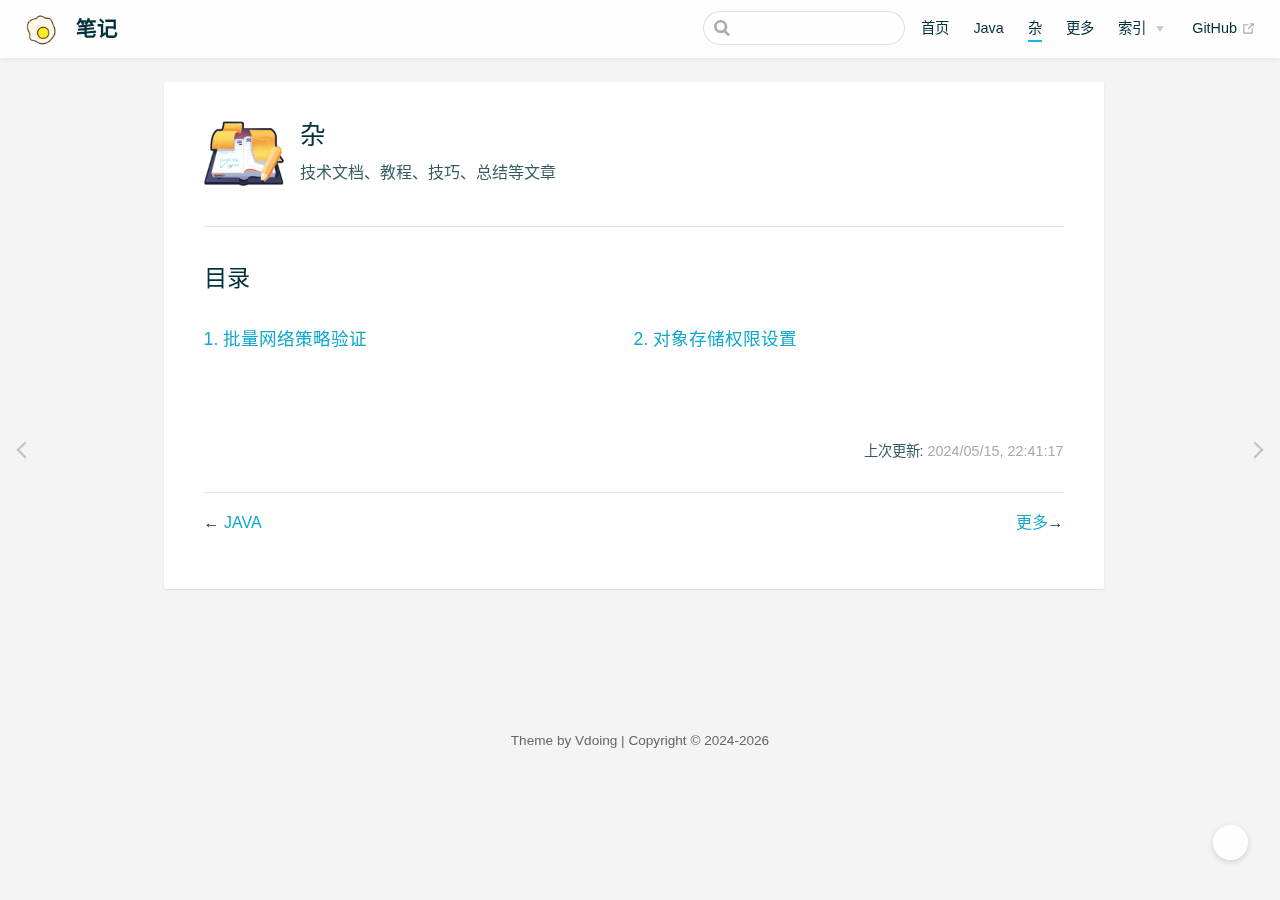
<file: other/index.html>
<!DOCTYPE html>
<html lang="zh-CN">
  <head>
    <meta charset="utf-8">
    <meta name="viewport" content="width=device-width,initial-scale=1">
    <title>杂 | 笔记</title>
    <meta name="generator" content="VuePress 1.9.9">
    <link rel="icon" href="/img/favicon.ico">
    <meta name="description" content="笔记">
    <meta name="keywords" content="前端博客,个人技术博客,前端,前端开发,前端框架,web前端,前端面试题,技术文档,学习,面试,JavaScript,js,ES6,TypeScript,vue,python,css3,html5,Node,git,github,markdown">
    <meta name="theme-color" content="#11a8cd">
    
    <link rel="preload" href="/assets/css/0.styles.5e5060a9.css" as="style"><link rel="preload" href="/assets/js/app.cc4685a2.js" as="script"><link rel="preload" href="/assets/js/2.22781786.js" as="script"><link rel="preload" href="/assets/js/3.5b5fadd9.js" as="script"><link rel="preload" href="/assets/js/8.58bb04a6.js" as="script"><link rel="prefetch" href="/assets/js/10.fc09cb6e.js"><link rel="prefetch" href="/assets/js/11.3513c6ba.js"><link rel="prefetch" href="/assets/js/12.e18784a4.js"><link rel="prefetch" href="/assets/js/13.7cd9322f.js"><link rel="prefetch" href="/assets/js/14.36bbb0f2.js"><link rel="prefetch" href="/assets/js/15.e9cb8d11.js"><link rel="prefetch" href="/assets/js/16.5252f276.js"><link rel="prefetch" href="/assets/js/17.1b29a81a.js"><link rel="prefetch" href="/assets/js/4.4343d28e.js"><link rel="prefetch" href="/assets/js/5.284554df.js"><link rel="prefetch" href="/assets/js/6.1e4e9255.js"><link rel="prefetch" href="/assets/js/7.1b14efe1.js"><link rel="prefetch" href="/assets/js/9.7797ba9e.js">
    <link rel="stylesheet" href="/assets/css/0.styles.5e5060a9.css">
  </head>
  <body class="theme-mode-light">
    <div id="app" data-server-rendered="true"><div class="theme-container sidebar-open no-sidebar"><header class="navbar blur"><div title="目录" class="sidebar-button"><svg xmlns="http://www.w3.org/2000/svg" aria-hidden="true" role="img" viewBox="0 0 448 512" class="icon"><path fill="currentColor" d="M436 124H12c-6.627 0-12-5.373-12-12V80c0-6.627 5.373-12 12-12h424c6.627 0 12 5.373 12 12v32c0 6.627-5.373 12-12 12zm0 160H12c-6.627 0-12-5.373-12-12v-32c0-6.627 5.373-12 12-12h424c6.627 0 12 5.373 12 12v32c0 6.627-5.373 12-12 12zm0 160H12c-6.627 0-12-5.373-12-12v-32c0-6.627 5.373-12 12-12h424c6.627 0 12 5.373 12 12v32c0 6.627-5.373 12-12 12z"></path></svg></div> <a href="/" class="home-link router-link-active"><img src="/img/egg.png" alt="笔记" class="logo"> <span class="site-name can-hide">笔记</span></a> <div class="links"><div class="search-box"><input aria-label="Search" autocomplete="off" spellcheck="false" value=""> <!----></div> <nav class="nav-links can-hide"><div class="nav-item"><a href="/" class="nav-link">首页</a></div><div class="nav-item"><a href="/java/" class="nav-link">Java</a></div><div class="nav-item"><a href="/other/" aria-current="page" class="nav-link router-link-exact-active router-link-active">杂</a></div><div class="nav-item"><a href="/more/" class="nav-link">更多</a></div><div class="nav-item"><div class="dropdown-wrapper"><button type="button" aria-label="索引" class="dropdown-title"><a href="/archives/" class="link-title">索引</a> <span class="title" style="display:none;">索引</span> <span class="arrow right"></span></button> <ul class="nav-dropdown" style="display:none;"><li class="dropdown-item"><!----> <a href="/categories/" class="nav-link">分类</a></li><li class="dropdown-item"><!----> <a href="/tags/" class="nav-link">标签</a></li><li class="dropdown-item"><!----> <a href="/archives/" class="nav-link">归档</a></li></ul></div></div> <a href="https://github.com/geekzhi" target="_blank" rel="noopener noreferrer" class="repo-link">
    GitHub
    <span><svg xmlns="http://www.w3.org/2000/svg" aria-hidden="true" focusable="false" x="0px" y="0px" viewBox="0 0 100 100" width="15" height="15" class="icon outbound"><path fill="currentColor" d="M18.8,85.1h56l0,0c2.2,0,4-1.8,4-4v-32h-8v28h-48v-48h28v-8h-32l0,0c-2.2,0-4,1.8-4,4v56C14.8,83.3,16.6,85.1,18.8,85.1z"></path> <polygon fill="currentColor" points="45.7,48.7 51.3,54.3 77.2,28.5 77.2,37.2 85.2,37.2 85.2,14.9 62.8,14.9 62.8,22.9 71.5,22.9"></polygon></svg> <span class="sr-only">(opens new window)</span></span></a></nav></div></header> <div class="sidebar-mask"></div> <div class="sidebar-hover-trigger"></div> <aside class="sidebar" style="display:none;"><div class="blogger"><div class="blogger-info"><h3>john</h3> <span></span></div></div> <nav class="nav-links"><div class="nav-item"><a href="/" class="nav-link">首页</a></div><div class="nav-item"><a href="/java/" class="nav-link">Java</a></div><div class="nav-item"><a href="/other/" aria-current="page" class="nav-link router-link-exact-active router-link-active">杂</a></div><div class="nav-item"><a href="/more/" class="nav-link">更多</a></div><div class="nav-item"><div class="dropdown-wrapper"><button type="button" aria-label="索引" class="dropdown-title"><a href="/archives/" class="link-title">索引</a> <span class="title" style="display:none;">索引</span> <span class="arrow right"></span></button> <ul class="nav-dropdown" style="display:none;"><li class="dropdown-item"><!----> <a href="/categories/" class="nav-link">分类</a></li><li class="dropdown-item"><!----> <a href="/tags/" class="nav-link">标签</a></li><li class="dropdown-item"><!----> <a href="/archives/" class="nav-link">归档</a></li></ul></div></div> <a href="https://github.com/geekzhi" target="_blank" rel="noopener noreferrer" class="repo-link">
    GitHub
    <span><svg xmlns="http://www.w3.org/2000/svg" aria-hidden="true" focusable="false" x="0px" y="0px" viewBox="0 0 100 100" width="15" height="15" class="icon outbound"><path fill="currentColor" d="M18.8,85.1h56l0,0c2.2,0,4-1.8,4-4v-32h-8v28h-48v-48h28v-8h-32l0,0c-2.2,0-4,1.8-4,4v56C14.8,83.3,16.6,85.1,18.8,85.1z"></path> <polygon fill="currentColor" points="45.7,48.7 51.3,54.3 77.2,28.5 77.2,37.2 85.2,37.2 85.2,14.9 62.8,14.9 62.8,22.9 71.5,22.9"></polygon></svg> <span class="sr-only">(opens new window)</span></span></a></nav>  <ul class="sidebar-links"><li><a href="/java/" class="sidebar-link">JAVA</a></li><li><a href="/other/" aria-current="page" class="active sidebar-link">杂</a></li><li><a href="/more/" class="sidebar-link">更多</a></li></ul> </aside> <div><main class="page"><div class="theme-vdoing-wrapper "><div class="placeholder"></div> <div class="theme-vdoing-content theme-vdoing-content" data-v-25eb0b2a><div class="column-wrapper" data-v-25eb0b2a><img src="/img/other.png" data-v-25eb0b2a> <dl class="column-info" data-v-25eb0b2a><dt class="title" data-v-25eb0b2a>杂</dt> <dd class="description" data-v-25eb0b2a>技术文档、教程、技巧、总结等文章</dd></dl></div> <div class="catalogue-wrapper" data-v-25eb0b2a><div class="catalogue-title" data-v-25eb0b2a>目录</div> <div class="catalogue-content" data-v-25eb0b2a><dl class="inline" data-v-25eb0b2a><dt data-v-25eb0b2a><a href="/pages/5b9352/" data-v-25eb0b2a>1. 批量网络策略验证
              <!----></a></dt></dl><dl class="inline" data-v-25eb0b2a><dt data-v-25eb0b2a><a href="/pages/ffdc9c/" data-v-25eb0b2a>2. 对象存储权限设置
              <!----></a></dt></dl></div></div></div> <div class="content-wrapper"><!----> <!---->  <div class="theme-vdoing-content content__default"></div></div>  <div class="page-edit"><!----> <!----> <div class="last-updated"><span class="prefix">上次更新:</span> <span class="time">2024/05/15, 22:41:17</span></div></div> <div class="page-nav-wapper"><div class="page-nav-centre-wrap"><a href="/java/" class="page-nav-centre page-nav-centre-prev"><div class="tooltip">JAVA</div></a> <a href="/more/" class="page-nav-centre page-nav-centre-next"><div class="tooltip">更多</div></a></div> <div class="page-nav"><p class="inner"><span class="prev">
        ←
        <a href="/java/" class="prev">JAVA</a></span> <span class="next"><a href="/more/">更多</a>→
      </span></p></div></div></div> <div class="article-list no-article-list"><div class="article-title"><a href="/archives/" class="iconfont icon-bi">最近更新</a></div> <div class="article-wrapper"><dl><dd>01</dd> <dt><a href="/pages/a1f426/"><div>
            过滤器
            <!----></div></a> <span class="date">05-15</span></dt></dl><dl><dd>02</dd> <dt><a href="/pages/ffdc9c/"><div>
            对象存储权限设置
            <!----></div></a> <span class="date">05-14</span></dt></dl><dl><dd>03</dd> <dt><a href="/pages/5b9352/"><div>
            批量网络策略验证
            <!----></div></a> <span class="date">05-14</span></dt></dl> <dl><dd></dd> <dt><a href="/archives/" class="more">更多文章&gt;</a></dt></dl></div></div></main></div> <div class="footer"><div class="icons"></div> 
  Theme by
  <a href="https://github.com/xugaoyi/vuepress-theme-vdoing" target="_blank" title="本站主题">Vdoing</a> 
    | Copyright © 2024-2024
    <span></span></div> <div class="buttons"><div title="返回顶部" class="button blur go-to-top iconfont icon-fanhuidingbu" style="display:none;"></div> <div title="去评论" class="button blur go-to-comment iconfont icon-pinglun" style="display:none;"></div> <div title="主题模式" class="button blur theme-mode-but iconfont icon-zhuti"><ul class="select-box" style="display:none;"><li class="iconfont icon-zidong">
          跟随系统
        </li><li class="iconfont icon-rijianmoshi">
          浅色模式
        </li><li class="iconfont icon-yejianmoshi">
          深色模式
        </li><li class="iconfont icon-yuedu">
          阅读模式
        </li></ul></div></div> <!----> <!----> <!----></div><div class="global-ui"></div></div>
    <script src="/assets/js/app.cc4685a2.js" defer></script><script src="/assets/js/2.22781786.js" defer></script><script src="/assets/js/3.5b5fadd9.js" defer></script><script src="/assets/js/8.58bb04a6.js" defer></script>
  </body>
</html>
</file>
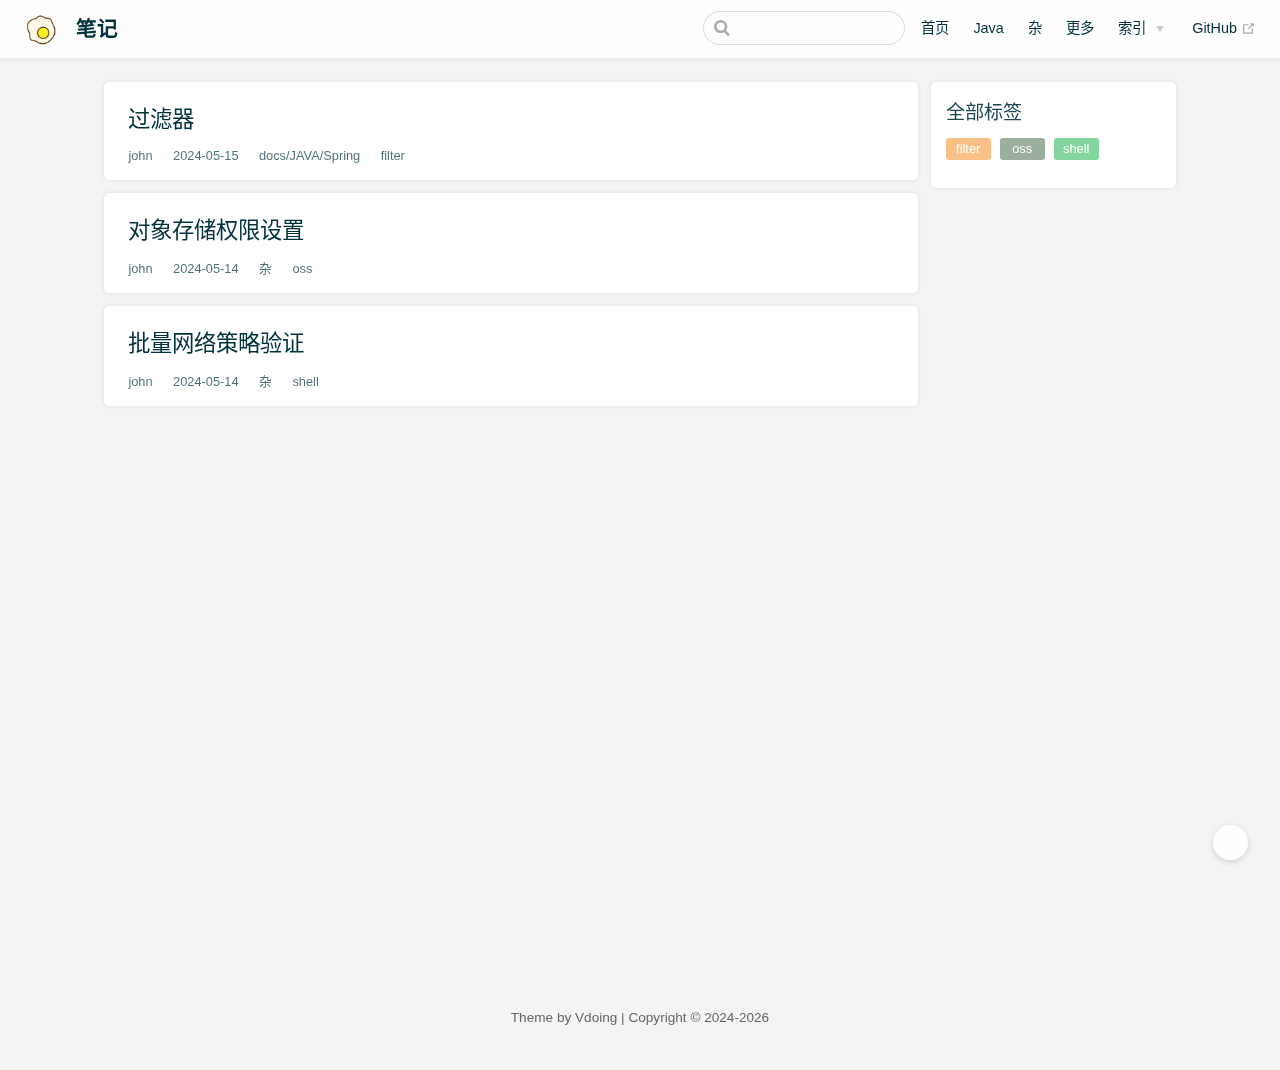
<file: tags/index.html>
<!DOCTYPE html>
<html lang="zh-CN">
  <head>
    <meta charset="utf-8">
    <meta name="viewport" content="width=device-width,initial-scale=1">
    <title>标签 | 笔记</title>
    <meta name="generator" content="VuePress 1.9.9">
    <link rel="icon" href="/img/favicon.ico">
    <meta name="description" content="笔记">
    <meta name="keywords" content="前端博客,个人技术博客,前端,前端开发,前端框架,web前端,前端面试题,技术文档,学习,面试,JavaScript,js,ES6,TypeScript,vue,python,css3,html5,Node,git,github,markdown">
    <meta name="theme-color" content="#11a8cd">
    
    <link rel="preload" href="/assets/css/0.styles.5e5060a9.css" as="style"><link rel="preload" href="/assets/js/app.cc4685a2.js" as="script"><link rel="preload" href="/assets/js/2.22781786.js" as="script"><link rel="preload" href="/assets/js/3.5b5fadd9.js" as="script"><link rel="prefetch" href="/assets/js/10.fc09cb6e.js"><link rel="prefetch" href="/assets/js/11.3513c6ba.js"><link rel="prefetch" href="/assets/js/12.e18784a4.js"><link rel="prefetch" href="/assets/js/13.7cd9322f.js"><link rel="prefetch" href="/assets/js/14.36bbb0f2.js"><link rel="prefetch" href="/assets/js/15.e9cb8d11.js"><link rel="prefetch" href="/assets/js/16.5252f276.js"><link rel="prefetch" href="/assets/js/17.1b29a81a.js"><link rel="prefetch" href="/assets/js/4.4343d28e.js"><link rel="prefetch" href="/assets/js/5.284554df.js"><link rel="prefetch" href="/assets/js/6.1e4e9255.js"><link rel="prefetch" href="/assets/js/7.1b14efe1.js"><link rel="prefetch" href="/assets/js/8.58bb04a6.js"><link rel="prefetch" href="/assets/js/9.7797ba9e.js">
    <link rel="stylesheet" href="/assets/css/0.styles.5e5060a9.css">
  </head>
  <body class="theme-mode-light">
    <div id="app" data-server-rendered="true"><div class="theme-container sidebar-open no-sidebar"><header class="navbar blur"><div title="目录" class="sidebar-button"><svg xmlns="http://www.w3.org/2000/svg" aria-hidden="true" role="img" viewBox="0 0 448 512" class="icon"><path fill="currentColor" d="M436 124H12c-6.627 0-12-5.373-12-12V80c0-6.627 5.373-12 12-12h424c6.627 0 12 5.373 12 12v32c0 6.627-5.373 12-12 12zm0 160H12c-6.627 0-12-5.373-12-12v-32c0-6.627 5.373-12 12-12h424c6.627 0 12 5.373 12 12v32c0 6.627-5.373 12-12 12zm0 160H12c-6.627 0-12-5.373-12-12v-32c0-6.627 5.373-12 12-12h424c6.627 0 12 5.373 12 12v32c0 6.627-5.373 12-12 12z"></path></svg></div> <a href="/" class="home-link router-link-active"><img src="/img/egg.png" alt="笔记" class="logo"> <span class="site-name can-hide">笔记</span></a> <div class="links"><div class="search-box"><input aria-label="Search" autocomplete="off" spellcheck="false" value=""> <!----></div> <nav class="nav-links can-hide"><div class="nav-item"><a href="/" class="nav-link">首页</a></div><div class="nav-item"><a href="/java/" class="nav-link">Java</a></div><div class="nav-item"><a href="/other/" class="nav-link">杂</a></div><div class="nav-item"><a href="/more/" class="nav-link">更多</a></div><div class="nav-item"><div class="dropdown-wrapper"><button type="button" aria-label="索引" class="dropdown-title"><a href="/archives/" class="link-title">索引</a> <span class="title" style="display:none;">索引</span> <span class="arrow right"></span></button> <ul class="nav-dropdown" style="display:none;"><li class="dropdown-item"><!----> <a href="/categories/" class="nav-link">分类</a></li><li class="dropdown-item"><!----> <a href="/tags/" aria-current="page" class="nav-link router-link-exact-active router-link-active">标签</a></li><li class="dropdown-item"><!----> <a href="/archives/" class="nav-link">归档</a></li></ul></div></div> <a href="https://github.com/geekzhi" target="_blank" rel="noopener noreferrer" class="repo-link">
    GitHub
    <span><svg xmlns="http://www.w3.org/2000/svg" aria-hidden="true" focusable="false" x="0px" y="0px" viewBox="0 0 100 100" width="15" height="15" class="icon outbound"><path fill="currentColor" d="M18.8,85.1h56l0,0c2.2,0,4-1.8,4-4v-32h-8v28h-48v-48h28v-8h-32l0,0c-2.2,0-4,1.8-4,4v56C14.8,83.3,16.6,85.1,18.8,85.1z"></path> <polygon fill="currentColor" points="45.7,48.7 51.3,54.3 77.2,28.5 77.2,37.2 85.2,37.2 85.2,14.9 62.8,14.9 62.8,22.9 71.5,22.9"></polygon></svg> <span class="sr-only">(opens new window)</span></span></a></nav></div></header> <div class="sidebar-mask"></div> <div class="sidebar-hover-trigger"></div> <aside class="sidebar" style="display:none;"><div class="blogger"><div class="blogger-info"><h3>john</h3> <span></span></div></div> <nav class="nav-links"><div class="nav-item"><a href="/" class="nav-link">首页</a></div><div class="nav-item"><a href="/java/" class="nav-link">Java</a></div><div class="nav-item"><a href="/other/" class="nav-link">杂</a></div><div class="nav-item"><a href="/more/" class="nav-link">更多</a></div><div class="nav-item"><div class="dropdown-wrapper"><button type="button" aria-label="索引" class="dropdown-title"><a href="/archives/" class="link-title">索引</a> <span class="title" style="display:none;">索引</span> <span class="arrow right"></span></button> <ul class="nav-dropdown" style="display:none;"><li class="dropdown-item"><!----> <a href="/categories/" class="nav-link">分类</a></li><li class="dropdown-item"><!----> <a href="/tags/" aria-current="page" class="nav-link router-link-exact-active router-link-active">标签</a></li><li class="dropdown-item"><!----> <a href="/archives/" class="nav-link">归档</a></li></ul></div></div> <a href="https://github.com/geekzhi" target="_blank" rel="noopener noreferrer" class="repo-link">
    GitHub
    <span><svg xmlns="http://www.w3.org/2000/svg" aria-hidden="true" focusable="false" x="0px" y="0px" viewBox="0 0 100 100" width="15" height="15" class="icon outbound"><path fill="currentColor" d="M18.8,85.1h56l0,0c2.2,0,4-1.8,4-4v-32h-8v28h-48v-48h28v-8h-32l0,0c-2.2,0-4,1.8-4,4v56C14.8,83.3,16.6,85.1,18.8,85.1z"></path> <polygon fill="currentColor" points="45.7,48.7 51.3,54.3 77.2,28.5 77.2,37.2 85.2,37.2 85.2,14.9 62.8,14.9 62.8,22.9 71.5,22.9"></polygon></svg> <span class="sr-only">(opens new window)</span></span></a></nav>  <!----> </aside> <div class="custom-page tags-page"><div class="main-wrapper"><div class="main-left"><div class="tags-wrapper card-box"><a href="/tags/" aria-current="page" title="全部标签" class="title iconfont icon-biaoqian1 router-link-exact-active router-link-active">全部标签</a> <div class="tags"><a href="/tags/?tag=filter" style="background:#849B87;--random-color:#849B87;">filter</a> <span></span><a href="/tags/?tag=oss" style="background:#67CC86;--random-color:#67CC86;">oss</a> <span></span><a href="/tags/?tag=shell" style="background:#67CC86;--random-color:#67CC86;">shell</a> <span></span> <!----></div></div> <div class="post-list"><div><div class="post card-box"><div class="title-wrapper"><h2><a href="/pages/a1f426/">
            过滤器
            <!----></a></h2> <div class="article-info"><span title="作者" class="iconfont icon-touxiang">john</span> <span title="创建时间" class="iconfont icon-riqi">2024-05-15</span> <span title="分类" class="iconfont icon-wenjian"><a href="/categories/?category=docs">docs</a><a href="/categories/?category=JAVA">JAVA</a><a href="/categories/?category=Spring">Spring</a></span> <span title="标签" class="iconfont icon-biaoqian tags"><a href="/tags/?tag=filter">filter</a></span></div></div> <!----></div><div class="post card-box"><div class="title-wrapper"><h2><a href="/pages/ffdc9c/">
            对象存储权限设置
            <!----></a></h2> <div class="article-info"><span title="作者" class="iconfont icon-touxiang">john</span> <span title="创建时间" class="iconfont icon-riqi">2024-05-14</span> <span title="分类" class="iconfont icon-wenjian"><a href="/categories/?category=%E6%9D%82">杂</a></span> <span title="标签" class="iconfont icon-biaoqian tags"><a href="/tags/?tag=oss">oss</a></span></div></div> <!----></div><div class="post card-box"><div class="title-wrapper"><h2><a href="/pages/5b9352/">
            批量网络策略验证
            <!----></a></h2> <div class="article-info"><span title="作者" class="iconfont icon-touxiang">john</span> <span title="创建时间" class="iconfont icon-riqi">2024-05-14</span> <span title="分类" class="iconfont icon-wenjian"><a href="/categories/?category=%E6%9D%82">杂</a></span> <span title="标签" class="iconfont icon-biaoqian tags"><a href="/tags/?tag=shell">shell</a></span></div></div> <!----></div></div></div> <div class="pagination" style="display:none;"><span class="card-box prev iconfont icon-jiantou-zuo disabled"><p>上一页</p></span> <div class="pagination-list"></div> <span class="card-box next iconfont icon-jiantou-you"><p>下一页</p></span></div></div> <div class="main-right"><div class="tags-wrapper card-box"><a href="/tags/" aria-current="page" title="全部标签" class="title iconfont icon-biaoqian1 router-link-exact-active router-link-active">全部标签</a> <div class="tags"><a href="/tags/?tag=filter" style="background:#849B87;--random-color:#849B87;">filter</a> <span></span><a href="/tags/?tag=oss" style="background:#F8B26A;--random-color:#F8B26A;">oss</a> <span></span><a href="/tags/?tag=shell" style="background:#849B87;--random-color:#849B87;">shell</a> <span></span> <!----></div></div></div></div></div> <div class="footer"><div class="icons"></div> 
  Theme by
  <a href="https://github.com/xugaoyi/vuepress-theme-vdoing" target="_blank" title="本站主题">Vdoing</a> 
    | Copyright © 2024-2024
    <span></span></div> <div class="buttons"><div title="返回顶部" class="button blur go-to-top iconfont icon-fanhuidingbu" style="display:none;"></div> <div title="去评论" class="button blur go-to-comment iconfont icon-pinglun" style="display:none;"></div> <div title="主题模式" class="button blur theme-mode-but iconfont icon-zhuti"><ul class="select-box" style="display:none;"><li class="iconfont icon-zidong">
          跟随系统
        </li><li class="iconfont icon-rijianmoshi">
          浅色模式
        </li><li class="iconfont icon-yejianmoshi">
          深色模式
        </li><li class="iconfont icon-yuedu">
          阅读模式
        </li></ul></div></div> <!----> <!----> <!----></div><div class="global-ui"></div></div>
    <script src="/assets/js/app.cc4685a2.js" defer></script><script src="/assets/js/2.22781786.js" defer></script><script src="/assets/js/3.5b5fadd9.js" defer></script>
  </body>
</html>
</file>
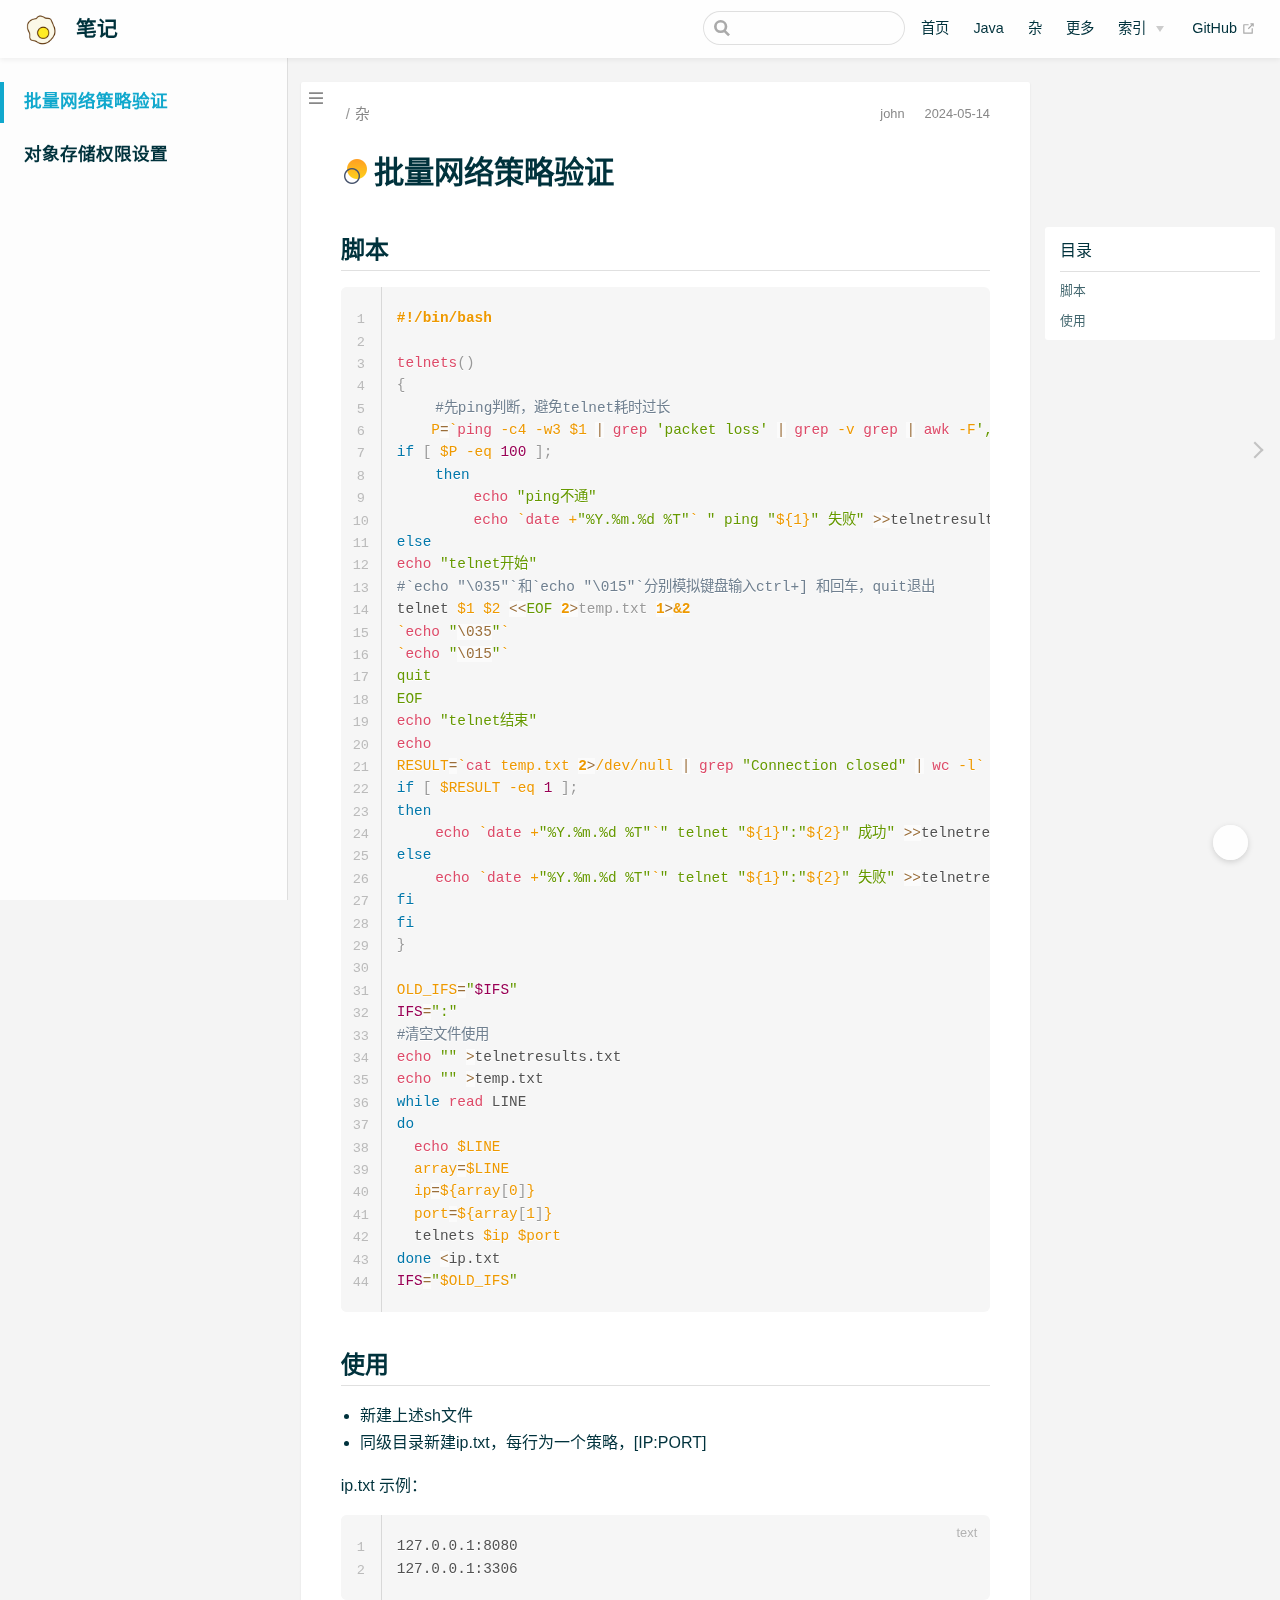
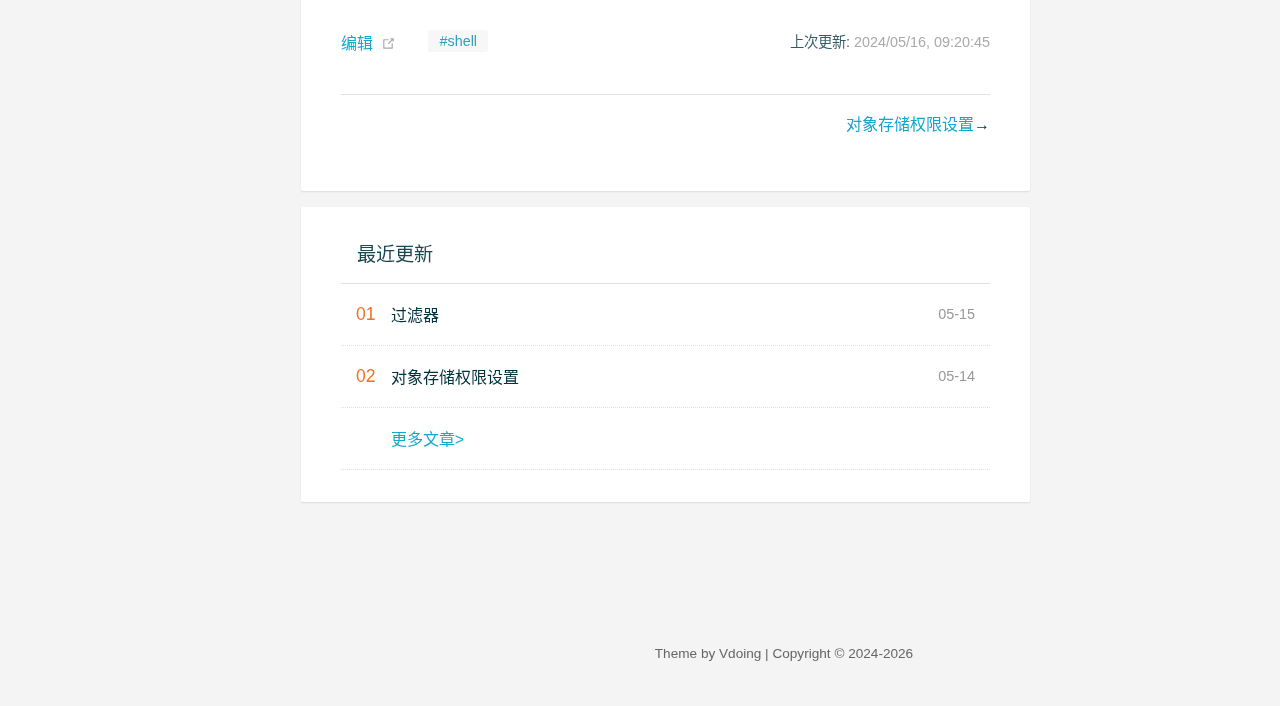
<file: pages/5b9352/index.html>
<!DOCTYPE html>
<html lang="zh-CN">
  <head>
    <meta charset="utf-8">
    <meta name="viewport" content="width=device-width,initial-scale=1">
    <title>批量网络策略验证 | 笔记</title>
    <meta name="generator" content="VuePress 1.9.9">
    <link rel="icon" href="/img/favicon.ico">
    <meta name="description" content="笔记">
    <meta name="keywords" content="前端博客,个人技术博客,前端,前端开发,前端框架,web前端,前端面试题,技术文档,学习,面试,JavaScript,js,ES6,TypeScript,vue,python,css3,html5,Node,git,github,markdown">
    <meta name="theme-color" content="#11a8cd">
    
    <link rel="preload" href="/assets/css/0.styles.5e5060a9.css" as="style"><link rel="preload" href="/assets/js/app.cc4685a2.js" as="script"><link rel="preload" href="/assets/js/2.22781786.js" as="script"><link rel="preload" href="/assets/js/3.5b5fadd9.js" as="script"><link rel="preload" href="/assets/js/11.3513c6ba.js" as="script"><link rel="prefetch" href="/assets/js/10.fc09cb6e.js"><link rel="prefetch" href="/assets/js/12.e18784a4.js"><link rel="prefetch" href="/assets/js/13.7cd9322f.js"><link rel="prefetch" href="/assets/js/14.36bbb0f2.js"><link rel="prefetch" href="/assets/js/15.e9cb8d11.js"><link rel="prefetch" href="/assets/js/16.5252f276.js"><link rel="prefetch" href="/assets/js/17.1b29a81a.js"><link rel="prefetch" href="/assets/js/4.4343d28e.js"><link rel="prefetch" href="/assets/js/5.284554df.js"><link rel="prefetch" href="/assets/js/6.1e4e9255.js"><link rel="prefetch" href="/assets/js/7.1b14efe1.js"><link rel="prefetch" href="/assets/js/8.58bb04a6.js"><link rel="prefetch" href="/assets/js/9.7797ba9e.js">
    <link rel="stylesheet" href="/assets/css/0.styles.5e5060a9.css">
  </head>
  <body class="theme-mode-light">
    <div id="app" data-server-rendered="true"><div class="theme-container sidebar-open have-rightmenu"><header class="navbar blur"><div title="目录" class="sidebar-button"><svg xmlns="http://www.w3.org/2000/svg" aria-hidden="true" role="img" viewBox="0 0 448 512" class="icon"><path fill="currentColor" d="M436 124H12c-6.627 0-12-5.373-12-12V80c0-6.627 5.373-12 12-12h424c6.627 0 12 5.373 12 12v32c0 6.627-5.373 12-12 12zm0 160H12c-6.627 0-12-5.373-12-12v-32c0-6.627 5.373-12 12-12h424c6.627 0 12 5.373 12 12v32c0 6.627-5.373 12-12 12zm0 160H12c-6.627 0-12-5.373-12-12v-32c0-6.627 5.373-12 12-12h424c6.627 0 12 5.373 12 12v32c0 6.627-5.373 12-12 12z"></path></svg></div> <a href="/" class="home-link router-link-active"><img src="/img/egg.png" alt="笔记" class="logo"> <span class="site-name can-hide">笔记</span></a> <div class="links"><div class="search-box"><input aria-label="Search" autocomplete="off" spellcheck="false" value=""> <!----></div> <nav class="nav-links can-hide"><div class="nav-item"><a href="/" class="nav-link">首页</a></div><div class="nav-item"><a href="/java/" class="nav-link">Java</a></div><div class="nav-item"><a href="/other/" class="nav-link">杂</a></div><div class="nav-item"><a href="/more/" class="nav-link">更多</a></div><div class="nav-item"><div class="dropdown-wrapper"><button type="button" aria-label="索引" class="dropdown-title"><a href="/archives/" class="link-title">索引</a> <span class="title" style="display:none;">索引</span> <span class="arrow right"></span></button> <ul class="nav-dropdown" style="display:none;"><li class="dropdown-item"><!----> <a href="/categories/" class="nav-link">分类</a></li><li class="dropdown-item"><!----> <a href="/tags/" class="nav-link">标签</a></li><li class="dropdown-item"><!----> <a href="/archives/" class="nav-link">归档</a></li></ul></div></div> <a href="https://github.com/geekzhi" target="_blank" rel="noopener noreferrer" class="repo-link">
    GitHub
    <span><svg xmlns="http://www.w3.org/2000/svg" aria-hidden="true" focusable="false" x="0px" y="0px" viewBox="0 0 100 100" width="15" height="15" class="icon outbound"><path fill="currentColor" d="M18.8,85.1h56l0,0c2.2,0,4-1.8,4-4v-32h-8v28h-48v-48h28v-8h-32l0,0c-2.2,0-4,1.8-4,4v56C14.8,83.3,16.6,85.1,18.8,85.1z"></path> <polygon fill="currentColor" points="45.7,48.7 51.3,54.3 77.2,28.5 77.2,37.2 85.2,37.2 85.2,14.9 62.8,14.9 62.8,22.9 71.5,22.9"></polygon></svg> <span class="sr-only">(opens new window)</span></span></a></nav></div></header> <div class="sidebar-mask"></div> <div class="sidebar-hover-trigger"></div> <aside class="sidebar" style="display:none;"><div class="blogger"><div class="blogger-info"><h3>john</h3> <span></span></div></div> <nav class="nav-links"><div class="nav-item"><a href="/" class="nav-link">首页</a></div><div class="nav-item"><a href="/java/" class="nav-link">Java</a></div><div class="nav-item"><a href="/other/" class="nav-link">杂</a></div><div class="nav-item"><a href="/more/" class="nav-link">更多</a></div><div class="nav-item"><div class="dropdown-wrapper"><button type="button" aria-label="索引" class="dropdown-title"><a href="/archives/" class="link-title">索引</a> <span class="title" style="display:none;">索引</span> <span class="arrow right"></span></button> <ul class="nav-dropdown" style="display:none;"><li class="dropdown-item"><!----> <a href="/categories/" class="nav-link">分类</a></li><li class="dropdown-item"><!----> <a href="/tags/" class="nav-link">标签</a></li><li class="dropdown-item"><!----> <a href="/archives/" class="nav-link">归档</a></li></ul></div></div> <a href="https://github.com/geekzhi" target="_blank" rel="noopener noreferrer" class="repo-link">
    GitHub
    <span><svg xmlns="http://www.w3.org/2000/svg" aria-hidden="true" focusable="false" x="0px" y="0px" viewBox="0 0 100 100" width="15" height="15" class="icon outbound"><path fill="currentColor" d="M18.8,85.1h56l0,0c2.2,0,4-1.8,4-4v-32h-8v28h-48v-48h28v-8h-32l0,0c-2.2,0-4,1.8-4,4v56C14.8,83.3,16.6,85.1,18.8,85.1z"></path> <polygon fill="currentColor" points="45.7,48.7 51.3,54.3 77.2,28.5 77.2,37.2 85.2,37.2 85.2,14.9 62.8,14.9 62.8,22.9 71.5,22.9"></polygon></svg> <span class="sr-only">(opens new window)</span></span></a></nav>  <ul class="sidebar-links"><li><a href="/pages/5b9352/" aria-current="page" class="active sidebar-link">批量网络策略验证</a><ul class="sidebar-sub-headers"><li class="sidebar-sub-header level2"><a href="/pages/5b9352/#脚本" class="sidebar-link">脚本</a></li><li class="sidebar-sub-header level2"><a href="/pages/5b9352/#使用" class="sidebar-link">使用</a></li></ul></li><li><a href="/pages/ffdc9c/" class="sidebar-link">对象存储权限设置</a></li></ul> </aside> <div><main class="page"><div class="theme-vdoing-wrapper "><div class="articleInfo-wrap" data-v-06970110><div class="articleInfo" data-v-06970110><ul class="breadcrumbs" data-v-06970110><li data-v-06970110><a href="/" title="首页" class="iconfont icon-home router-link-active" data-v-06970110></a></li> <li data-v-06970110><a href="/other/#杂" data-v-06970110>杂</a></li></ul> <div class="info" data-v-06970110><div title="作者" class="author iconfont icon-touxiang" data-v-06970110><a href="https://github.com/geekzhi" target="_blank" title="作者" class="beLink" data-v-06970110>john</a></div> <div title="创建时间" class="date iconfont icon-riqi" data-v-06970110><a href="javascript:;" data-v-06970110>2024-05-14</a></div> <!----></div></div></div> <!----> <div class="content-wrapper"><div class="right-menu-wrapper"><div class="right-menu-margin"><div class="right-menu-title">目录</div> <div class="right-menu-content"></div></div></div> <h1><img src="[data-uri]">批量网络策略验证<!----></h1>  <div class="theme-vdoing-content content__default"><h2 id="脚本"><a href="#脚本" class="header-anchor">#</a> 脚本</h2> <div class="language-shell line-numbers-mode"><pre class="language-shell"><code><span class="token shebang important">#!/bin/bash</span>
 
<span class="token function-name function">telnets</span><span class="token punctuation">(</span><span class="token punctuation">)</span>
<span class="token punctuation">{</span>
	<span class="token comment">#先ping判断，避免telnet耗时过长</span>
    <span class="token assign-left variable">P</span><span class="token operator">=</span><span class="token variable"><span class="token variable">`</span><span class="token function">ping</span> <span class="token parameter variable">-c4</span> <span class="token parameter variable">-w3</span> $1 <span class="token operator">|</span> <span class="token function">grep</span> <span class="token string">'packet loss'</span> <span class="token operator">|</span> <span class="token function">grep</span> <span class="token parameter variable">-v</span> <span class="token function">grep</span> <span class="token operator">|</span> <span class="token function">awk</span> -F<span class="token string">','</span> <span class="token string">'{print $3}'</span> <span class="token operator">|</span> <span class="token function">awk</span> -F<span class="token string">'%'</span> <span class="token string">'{print $1}'</span><span class="token variable">`</span></span>
<span class="token keyword">if</span> <span class="token punctuation">[</span> <span class="token variable">$P</span> <span class="token parameter variable">-eq</span> <span class="token number">100</span> <span class="token punctuation">]</span><span class="token punctuation">;</span> 
	<span class="token keyword">then</span> 
		<span class="token builtin class-name">echo</span> <span class="token string">&quot;ping不通&quot;</span>
		<span class="token builtin class-name">echo</span> <span class="token variable"><span class="token variable">`</span><span class="token function">date</span> +<span class="token string">&quot;%Y.%m.%d %T&quot;</span><span class="token variable">`</span></span> <span class="token string">&quot; ping &quot;</span><span class="token variable">${1}</span><span class="token string">&quot; 失败&quot;</span> <span class="token operator">&gt;&gt;</span>telnetresults.txt
<span class="token keyword">else</span>
<span class="token builtin class-name">echo</span> <span class="token string">&quot;telnet开始&quot;</span>
<span class="token comment">#`echo &quot;\035&quot;`和`echo &quot;\015&quot;`分别模拟键盘输入ctrl+] 和回车，quit退出</span>
telnet <span class="token variable">$1</span> <span class="token variable">$2</span> <span class="token operator">&lt;&lt;</span><span class="token string">EOF<span class="token bash punctuation"> <span class="token operator"><span class="token file-descriptor important">2</span>&gt;</span>temp.txt <span class="token operator"><span class="token file-descriptor important">1</span>&gt;</span><span class="token file-descriptor important">&amp;2</span></span>
<span class="token variable"><span class="token variable">`</span><span class="token builtin class-name">echo</span> <span class="token string">&quot;<span class="token entity" title="\035">\035</span>&quot;</span><span class="token variable">`</span></span>
<span class="token variable"><span class="token variable">`</span><span class="token builtin class-name">echo</span> <span class="token string">&quot;<span class="token entity" title="\015">\015</span>&quot;</span><span class="token variable">`</span></span>
quit
EOF</span>
<span class="token builtin class-name">echo</span> <span class="token string">&quot;telnet结束&quot;</span>
<span class="token builtin class-name">echo</span> 
<span class="token assign-left variable">RESULT</span><span class="token operator">=</span><span class="token variable"><span class="token variable">`</span><span class="token function">cat</span> temp.txt <span class="token operator"><span class="token file-descriptor important">2</span>&gt;</span>/dev/null <span class="token operator">|</span> <span class="token function">grep</span> <span class="token string">&quot;Connection closed&quot;</span> <span class="token operator">|</span> <span class="token function">wc</span> <span class="token parameter variable">-l</span><span class="token variable">`</span></span>
<span class="token keyword">if</span> <span class="token punctuation">[</span> <span class="token variable">$RESULT</span> <span class="token parameter variable">-eq</span> <span class="token number">1</span> <span class="token punctuation">]</span><span class="token punctuation">;</span>
<span class="token keyword">then</span>
	<span class="token builtin class-name">echo</span> <span class="token variable"><span class="token variable">`</span><span class="token function">date</span> +<span class="token string">&quot;%Y.%m.%d %T&quot;</span><span class="token variable">`</span></span><span class="token string">&quot; telnet &quot;</span><span class="token variable">${1}</span><span class="token string">&quot;:&quot;</span><span class="token variable">${2}</span><span class="token string">&quot; 成功&quot;</span> <span class="token operator">&gt;&gt;</span>telnetresults.txt
<span class="token keyword">else</span>
	<span class="token builtin class-name">echo</span> <span class="token variable"><span class="token variable">`</span><span class="token function">date</span> +<span class="token string">&quot;%Y.%m.%d %T&quot;</span><span class="token variable">`</span></span><span class="token string">&quot; telnet &quot;</span><span class="token variable">${1}</span><span class="token string">&quot;:&quot;</span><span class="token variable">${2}</span><span class="token string">&quot; 失败&quot;</span> <span class="token operator">&gt;&gt;</span>telnetresults.txt
<span class="token keyword">fi</span>
<span class="token keyword">fi</span>
<span class="token punctuation">}</span>

<span class="token assign-left variable">OLD_IFS</span><span class="token operator">=</span><span class="token string">&quot;<span class="token environment constant">$IFS</span>&quot;</span>
<span class="token assign-left variable"><span class="token environment constant">IFS</span></span><span class="token operator">=</span><span class="token string">&quot;:&quot;</span>
<span class="token comment">#清空文件使用</span>
<span class="token builtin class-name">echo</span> <span class="token string">&quot;&quot;</span> <span class="token operator">&gt;</span>telnetresults.txt
<span class="token builtin class-name">echo</span> <span class="token string">&quot;&quot;</span> <span class="token operator">&gt;</span>temp.txt
<span class="token keyword">while</span> <span class="token builtin class-name">read</span> LINE
<span class="token keyword">do</span>
  <span class="token builtin class-name">echo</span> <span class="token variable">$LINE</span>
  <span class="token assign-left variable">array</span><span class="token operator">=</span><span class="token variable">$LINE</span>
  <span class="token assign-left variable">ip</span><span class="token operator">=</span><span class="token variable">${array<span class="token punctuation">[</span>0<span class="token punctuation">]</span>}</span>
  <span class="token assign-left variable">port</span><span class="token operator">=</span><span class="token variable">${array<span class="token punctuation">[</span>1<span class="token punctuation">]</span>}</span>
  telnets <span class="token variable">$ip</span> <span class="token variable">$port</span>
<span class="token keyword">done</span> <span class="token operator">&lt;</span>ip.txt
<span class="token assign-left variable"><span class="token environment constant">IFS</span></span><span class="token operator">=</span><span class="token string">&quot;<span class="token variable">$OLD_IFS</span>&quot;</span>
</code></pre> <div class="line-numbers-wrapper"><span class="line-number">1</span><br><span class="line-number">2</span><br><span class="line-number">3</span><br><span class="line-number">4</span><br><span class="line-number">5</span><br><span class="line-number">6</span><br><span class="line-number">7</span><br><span class="line-number">8</span><br><span class="line-number">9</span><br><span class="line-number">10</span><br><span class="line-number">11</span><br><span class="line-number">12</span><br><span class="line-number">13</span><br><span class="line-number">14</span><br><span class="line-number">15</span><br><span class="line-number">16</span><br><span class="line-number">17</span><br><span class="line-number">18</span><br><span class="line-number">19</span><br><span class="line-number">20</span><br><span class="line-number">21</span><br><span class="line-number">22</span><br><span class="line-number">23</span><br><span class="line-number">24</span><br><span class="line-number">25</span><br><span class="line-number">26</span><br><span class="line-number">27</span><br><span class="line-number">28</span><br><span class="line-number">29</span><br><span class="line-number">30</span><br><span class="line-number">31</span><br><span class="line-number">32</span><br><span class="line-number">33</span><br><span class="line-number">34</span><br><span class="line-number">35</span><br><span class="line-number">36</span><br><span class="line-number">37</span><br><span class="line-number">38</span><br><span class="line-number">39</span><br><span class="line-number">40</span><br><span class="line-number">41</span><br><span class="line-number">42</span><br><span class="line-number">43</span><br><span class="line-number">44</span><br></div></div><h2 id="使用"><a href="#使用" class="header-anchor">#</a> 使用</h2> <ul><li>新建上述sh文件</li> <li>同级目录新建ip.txt，每行为一个策略，[IP:PORT]</li></ul> <p>ip.txt 示例：</p> <div class="language-text line-numbers-mode"><pre class="language-text"><code>127.0.0.1:8080
127.0.0.1:3306
</code></pre> <div class="line-numbers-wrapper"><span class="line-number">1</span><br><span class="line-number">2</span><br></div></div></div></div>  <div class="page-edit"><div class="edit-link"><a href="https://github.com/geekzhi/edit/master/docs/04.杂/01.批量网络策略验证.md" target="_blank" rel="noopener noreferrer">编辑</a> <span><svg xmlns="http://www.w3.org/2000/svg" aria-hidden="true" focusable="false" x="0px" y="0px" viewBox="0 0 100 100" width="15" height="15" class="icon outbound"><path fill="currentColor" d="M18.8,85.1h56l0,0c2.2,0,4-1.8,4-4v-32h-8v28h-48v-48h28v-8h-32l0,0c-2.2,0-4,1.8-4,4v56C14.8,83.3,16.6,85.1,18.8,85.1z"></path> <polygon fill="currentColor" points="45.7,48.7 51.3,54.3 77.2,28.5 77.2,37.2 85.2,37.2 85.2,14.9 62.8,14.9 62.8,22.9 71.5,22.9"></polygon></svg> <span class="sr-only">(opens new window)</span></span></div> <div class="tags"><a href="/tags/?tag=shell" title="标签">#shell</a></div> <div class="last-updated"><span class="prefix">上次更新:</span> <span class="time">2024/05/16, 09:20:45</span></div></div> <div class="page-nav-wapper"><div class="page-nav-centre-wrap"><!----> <a href="/pages/ffdc9c/" class="page-nav-centre page-nav-centre-next"><div class="tooltip">对象存储权限设置</div></a></div> <div class="page-nav"><p class="inner"><!----> <span class="next"><a href="/pages/ffdc9c/">对象存储权限设置</a>→
      </span></p></div></div></div> <div class="article-list"><div class="article-title"><a href="/archives/" class="iconfont icon-bi">最近更新</a></div> <div class="article-wrapper"><dl><dd>01</dd> <dt><a href="/pages/a1f426/"><div>
            过滤器
            <!----></div></a> <span class="date">05-15</span></dt></dl><dl><dd>02</dd> <dt><a href="/pages/ffdc9c/"><div>
            对象存储权限设置
            <!----></div></a> <span class="date">05-14</span></dt></dl> <dl><dd></dd> <dt><a href="/archives/" class="more">更多文章&gt;</a></dt></dl></div></div></main></div> <div class="footer"><div class="icons"></div> 
  Theme by
  <a href="https://github.com/xugaoyi/vuepress-theme-vdoing" target="_blank" title="本站主题">Vdoing</a> 
    | Copyright © 2024-2024
    <span></span></div> <div class="buttons"><div title="返回顶部" class="button blur go-to-top iconfont icon-fanhuidingbu" style="display:none;"></div> <div title="去评论" class="button blur go-to-comment iconfont icon-pinglun" style="display:none;"></div> <div title="主题模式" class="button blur theme-mode-but iconfont icon-zhuti"><ul class="select-box" style="display:none;"><li class="iconfont icon-zidong">
          跟随系统
        </li><li class="iconfont icon-rijianmoshi">
          浅色模式
        </li><li class="iconfont icon-yejianmoshi">
          深色模式
        </li><li class="iconfont icon-yuedu">
          阅读模式
        </li></ul></div></div> <!----> <!----> <!----></div><div class="global-ui"></div></div>
    <script src="/assets/js/app.cc4685a2.js" defer></script><script src="/assets/js/2.22781786.js" defer></script><script src="/assets/js/3.5b5fadd9.js" defer></script><script src="/assets/js/11.3513c6ba.js" defer></script>
  </body>
</html>
</file>
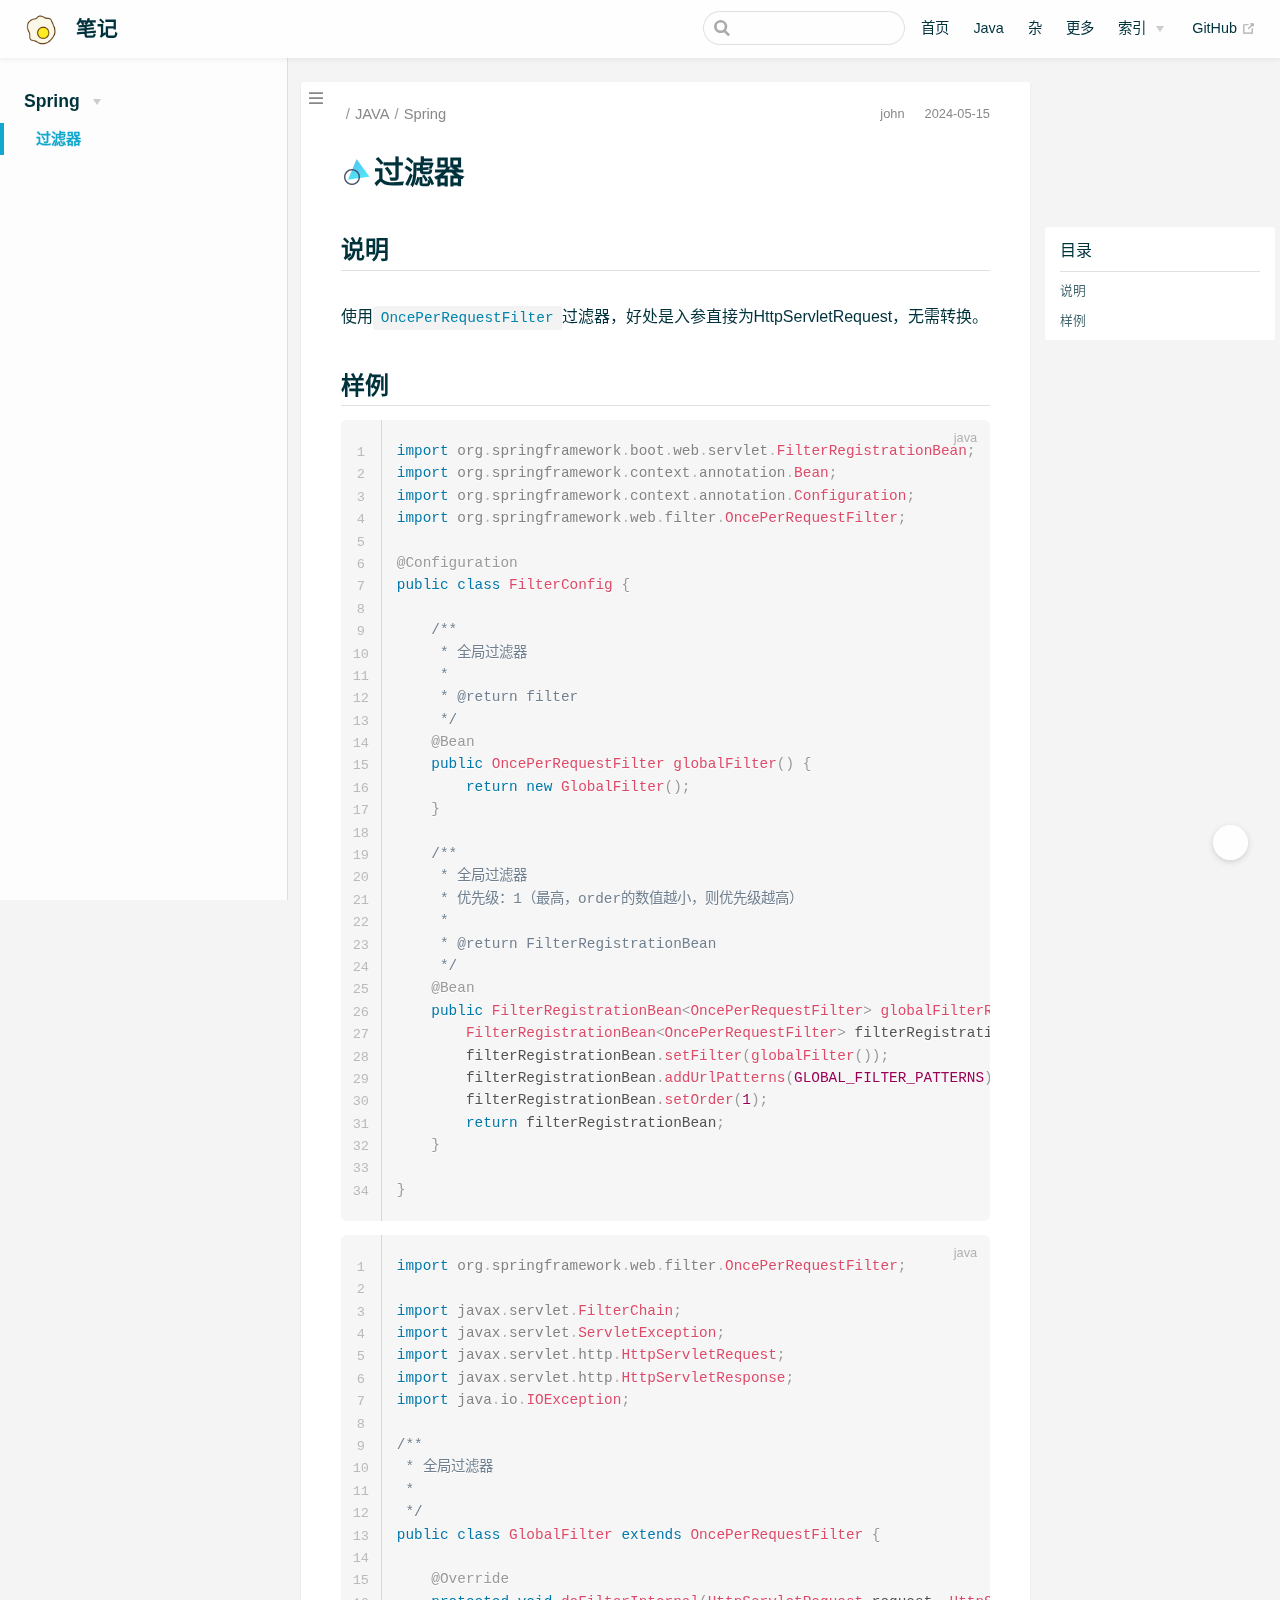
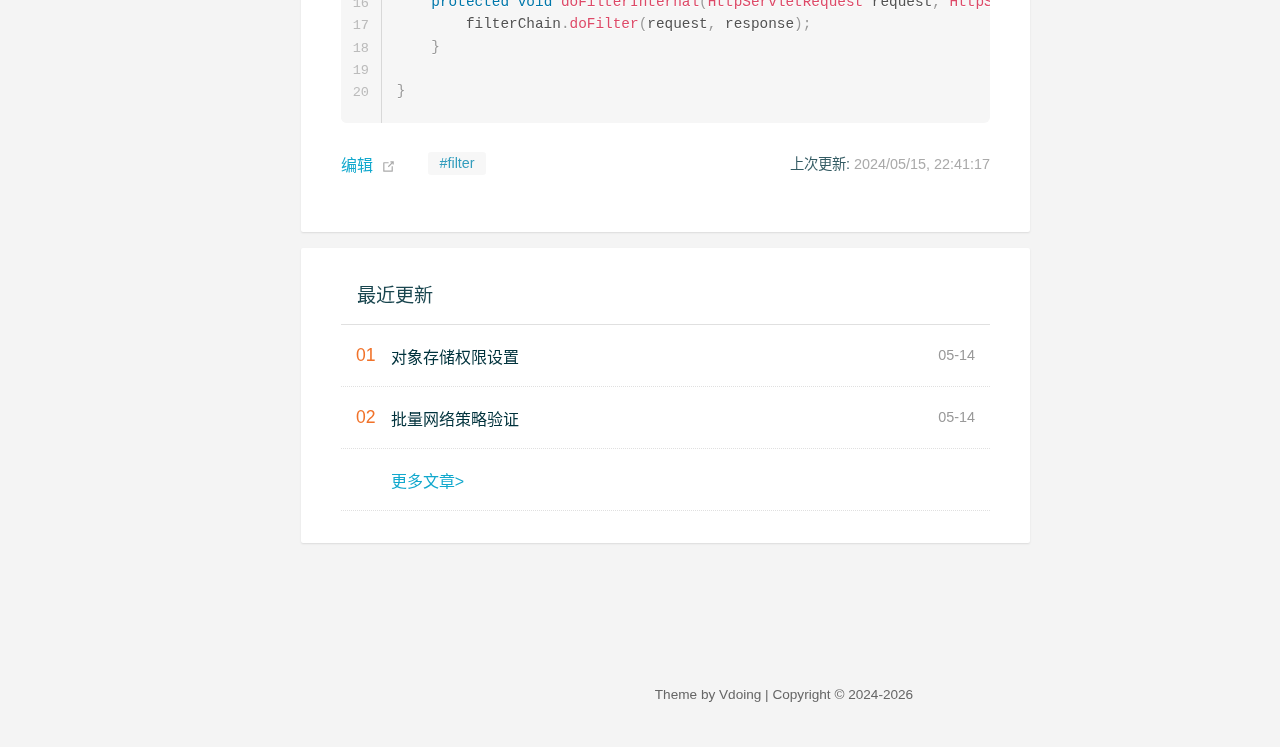
<file: pages/a1f426/index.html>
<!DOCTYPE html>
<html lang="zh-CN">
  <head>
    <meta charset="utf-8">
    <meta name="viewport" content="width=device-width,initial-scale=1">
    <title>过滤器 | 笔记</title>
    <meta name="generator" content="VuePress 1.9.9">
    <link rel="icon" href="/img/favicon.ico">
    <meta name="description" content="笔记">
    <meta name="keywords" content="前端博客,个人技术博客,前端,前端开发,前端框架,web前端,前端面试题,技术文档,学习,面试,JavaScript,js,ES6,TypeScript,vue,python,css3,html5,Node,git,github,markdown">
    <meta name="theme-color" content="#11a8cd">
    
    <link rel="preload" href="/assets/css/0.styles.5e5060a9.css" as="style"><link rel="preload" href="/assets/js/app.cc4685a2.js" as="script"><link rel="preload" href="/assets/js/2.22781786.js" as="script"><link rel="preload" href="/assets/js/3.5b5fadd9.js" as="script"><link rel="preload" href="/assets/js/10.fc09cb6e.js" as="script"><link rel="prefetch" href="/assets/js/11.3513c6ba.js"><link rel="prefetch" href="/assets/js/12.e18784a4.js"><link rel="prefetch" href="/assets/js/13.7cd9322f.js"><link rel="prefetch" href="/assets/js/14.36bbb0f2.js"><link rel="prefetch" href="/assets/js/15.e9cb8d11.js"><link rel="prefetch" href="/assets/js/16.5252f276.js"><link rel="prefetch" href="/assets/js/17.1b29a81a.js"><link rel="prefetch" href="/assets/js/4.4343d28e.js"><link rel="prefetch" href="/assets/js/5.284554df.js"><link rel="prefetch" href="/assets/js/6.1e4e9255.js"><link rel="prefetch" href="/assets/js/7.1b14efe1.js"><link rel="prefetch" href="/assets/js/8.58bb04a6.js"><link rel="prefetch" href="/assets/js/9.7797ba9e.js">
    <link rel="stylesheet" href="/assets/css/0.styles.5e5060a9.css">
  </head>
  <body class="theme-mode-light">
    <div id="app" data-server-rendered="true"><div class="theme-container sidebar-open have-rightmenu"><header class="navbar blur"><div title="目录" class="sidebar-button"><svg xmlns="http://www.w3.org/2000/svg" aria-hidden="true" role="img" viewBox="0 0 448 512" class="icon"><path fill="currentColor" d="M436 124H12c-6.627 0-12-5.373-12-12V80c0-6.627 5.373-12 12-12h424c6.627 0 12 5.373 12 12v32c0 6.627-5.373 12-12 12zm0 160H12c-6.627 0-12-5.373-12-12v-32c0-6.627 5.373-12 12-12h424c6.627 0 12 5.373 12 12v32c0 6.627-5.373 12-12 12zm0 160H12c-6.627 0-12-5.373-12-12v-32c0-6.627 5.373-12 12-12h424c6.627 0 12 5.373 12 12v32c0 6.627-5.373 12-12 12z"></path></svg></div> <a href="/" class="home-link router-link-active"><img src="/img/egg.png" alt="笔记" class="logo"> <span class="site-name can-hide">笔记</span></a> <div class="links"><div class="search-box"><input aria-label="Search" autocomplete="off" spellcheck="false" value=""> <!----></div> <nav class="nav-links can-hide"><div class="nav-item"><a href="/" class="nav-link">首页</a></div><div class="nav-item"><a href="/java/" class="nav-link">Java</a></div><div class="nav-item"><a href="/other/" class="nav-link">杂</a></div><div class="nav-item"><a href="/more/" class="nav-link">更多</a></div><div class="nav-item"><div class="dropdown-wrapper"><button type="button" aria-label="索引" class="dropdown-title"><a href="/archives/" class="link-title">索引</a> <span class="title" style="display:none;">索引</span> <span class="arrow right"></span></button> <ul class="nav-dropdown" style="display:none;"><li class="dropdown-item"><!----> <a href="/categories/" class="nav-link">分类</a></li><li class="dropdown-item"><!----> <a href="/tags/" class="nav-link">标签</a></li><li class="dropdown-item"><!----> <a href="/archives/" class="nav-link">归档</a></li></ul></div></div> <a href="https://github.com/geekzhi" target="_blank" rel="noopener noreferrer" class="repo-link">
    GitHub
    <span><svg xmlns="http://www.w3.org/2000/svg" aria-hidden="true" focusable="false" x="0px" y="0px" viewBox="0 0 100 100" width="15" height="15" class="icon outbound"><path fill="currentColor" d="M18.8,85.1h56l0,0c2.2,0,4-1.8,4-4v-32h-8v28h-48v-48h28v-8h-32l0,0c-2.2,0-4,1.8-4,4v56C14.8,83.3,16.6,85.1,18.8,85.1z"></path> <polygon fill="currentColor" points="45.7,48.7 51.3,54.3 77.2,28.5 77.2,37.2 85.2,37.2 85.2,14.9 62.8,14.9 62.8,22.9 71.5,22.9"></polygon></svg> <span class="sr-only">(opens new window)</span></span></a></nav></div></header> <div class="sidebar-mask"></div> <div class="sidebar-hover-trigger"></div> <aside class="sidebar" style="display:none;"><div class="blogger"><div class="blogger-info"><h3>john</h3> <span></span></div></div> <nav class="nav-links"><div class="nav-item"><a href="/" class="nav-link">首页</a></div><div class="nav-item"><a href="/java/" class="nav-link">Java</a></div><div class="nav-item"><a href="/other/" class="nav-link">杂</a></div><div class="nav-item"><a href="/more/" class="nav-link">更多</a></div><div class="nav-item"><div class="dropdown-wrapper"><button type="button" aria-label="索引" class="dropdown-title"><a href="/archives/" class="link-title">索引</a> <span class="title" style="display:none;">索引</span> <span class="arrow right"></span></button> <ul class="nav-dropdown" style="display:none;"><li class="dropdown-item"><!----> <a href="/categories/" class="nav-link">分类</a></li><li class="dropdown-item"><!----> <a href="/tags/" class="nav-link">标签</a></li><li class="dropdown-item"><!----> <a href="/archives/" class="nav-link">归档</a></li></ul></div></div> <a href="https://github.com/geekzhi" target="_blank" rel="noopener noreferrer" class="repo-link">
    GitHub
    <span><svg xmlns="http://www.w3.org/2000/svg" aria-hidden="true" focusable="false" x="0px" y="0px" viewBox="0 0 100 100" width="15" height="15" class="icon outbound"><path fill="currentColor" d="M18.8,85.1h56l0,0c2.2,0,4-1.8,4-4v-32h-8v28h-48v-48h28v-8h-32l0,0c-2.2,0-4,1.8-4,4v56C14.8,83.3,16.6,85.1,18.8,85.1z"></path> <polygon fill="currentColor" points="45.7,48.7 51.3,54.3 77.2,28.5 77.2,37.2 85.2,37.2 85.2,14.9 62.8,14.9 62.8,22.9 71.5,22.9"></polygon></svg> <span class="sr-only">(opens new window)</span></span></a></nav>  <ul class="sidebar-links"><li><section class="sidebar-group collapsable depth-0"><p class="sidebar-heading open"><span>Spring</span> <span class="arrow down"></span></p> <ul class="sidebar-links sidebar-group-items"><li><a href="/pages/a1f426/" aria-current="page" class="active sidebar-link">过滤器</a><ul class="sidebar-sub-headers"><li class="sidebar-sub-header level2"><a href="/pages/a1f426/#说明" class="sidebar-link">说明</a></li><li class="sidebar-sub-header level2"><a href="/pages/a1f426/#样例" class="sidebar-link">样例</a></li></ul></li></ul></section></li></ul> </aside> <div><main class="page"><div class="theme-vdoing-wrapper "><div class="articleInfo-wrap" data-v-06970110><div class="articleInfo" data-v-06970110><ul class="breadcrumbs" data-v-06970110><li data-v-06970110><a href="/" title="首页" class="iconfont icon-home router-link-active" data-v-06970110></a></li> <li data-v-06970110><a href="/java/#JAVA" data-v-06970110>JAVA</a></li><li data-v-06970110><a href="/java/#Spring" data-v-06970110>Spring</a></li></ul> <div class="info" data-v-06970110><div title="作者" class="author iconfont icon-touxiang" data-v-06970110><a href="javascript:;" data-v-06970110>john</a></div> <div title="创建时间" class="date iconfont icon-riqi" data-v-06970110><a href="javascript:;" data-v-06970110>2024-05-15</a></div> <!----></div></div></div> <!----> <div class="content-wrapper"><div class="right-menu-wrapper"><div class="right-menu-margin"><div class="right-menu-title">目录</div> <div class="right-menu-content"></div></div></div> <h1><img src="[data-uri]">过滤器<!----></h1>  <div class="theme-vdoing-content content__default"><h2 id="说明"><a href="#说明" class="header-anchor">#</a> 说明</h2> <p>使用<code>OncePerRequestFilter</code>过滤器，好处是入参直接为HttpServletRequest，无需转换。</p> <h2 id="样例"><a href="#样例" class="header-anchor">#</a> 样例</h2> <div class="language-java line-numbers-mode"><pre class="language-java"><code><span class="token keyword">import</span> <span class="token import"><span class="token namespace">org<span class="token punctuation">.</span>springframework<span class="token punctuation">.</span>boot<span class="token punctuation">.</span>web<span class="token punctuation">.</span>servlet<span class="token punctuation">.</span></span><span class="token class-name">FilterRegistrationBean</span></span><span class="token punctuation">;</span>
<span class="token keyword">import</span> <span class="token import"><span class="token namespace">org<span class="token punctuation">.</span>springframework<span class="token punctuation">.</span>context<span class="token punctuation">.</span>annotation<span class="token punctuation">.</span></span><span class="token class-name">Bean</span></span><span class="token punctuation">;</span>
<span class="token keyword">import</span> <span class="token import"><span class="token namespace">org<span class="token punctuation">.</span>springframework<span class="token punctuation">.</span>context<span class="token punctuation">.</span>annotation<span class="token punctuation">.</span></span><span class="token class-name">Configuration</span></span><span class="token punctuation">;</span>
<span class="token keyword">import</span> <span class="token import"><span class="token namespace">org<span class="token punctuation">.</span>springframework<span class="token punctuation">.</span>web<span class="token punctuation">.</span>filter<span class="token punctuation">.</span></span><span class="token class-name">OncePerRequestFilter</span></span><span class="token punctuation">;</span>

<span class="token annotation punctuation">@Configuration</span>
<span class="token keyword">public</span> <span class="token keyword">class</span> <span class="token class-name">FilterConfig</span> <span class="token punctuation">{</span>

    <span class="token comment">/**
     * 全局过滤器
     *
     * @return filter
     */</span>
    <span class="token annotation punctuation">@Bean</span>
    <span class="token keyword">public</span> <span class="token class-name">OncePerRequestFilter</span> <span class="token function">globalFilter</span><span class="token punctuation">(</span><span class="token punctuation">)</span> <span class="token punctuation">{</span>
        <span class="token keyword">return</span> <span class="token keyword">new</span> <span class="token class-name">GlobalFilter</span><span class="token punctuation">(</span><span class="token punctuation">)</span><span class="token punctuation">;</span>
    <span class="token punctuation">}</span>

    <span class="token comment">/**
     * 全局过滤器
     * 优先级：1（最高，order的数值越小，则优先级越高）
     *
     * @return FilterRegistrationBean
     */</span>
    <span class="token annotation punctuation">@Bean</span>
    <span class="token keyword">public</span> <span class="token class-name">FilterRegistrationBean</span><span class="token generics"><span class="token punctuation">&lt;</span><span class="token class-name">OncePerRequestFilter</span><span class="token punctuation">&gt;</span></span> <span class="token function">globalFilterRegistrationBean</span><span class="token punctuation">(</span><span class="token punctuation">)</span> <span class="token punctuation">{</span>
        <span class="token class-name">FilterRegistrationBean</span><span class="token generics"><span class="token punctuation">&lt;</span><span class="token class-name">OncePerRequestFilter</span><span class="token punctuation">&gt;</span></span> filterRegistrationBean <span class="token operator">=</span> <span class="token keyword">new</span> <span class="token class-name">FilterRegistrationBean</span><span class="token generics"><span class="token punctuation">&lt;</span><span class="token punctuation">&gt;</span></span><span class="token punctuation">(</span><span class="token punctuation">)</span><span class="token punctuation">;</span>
        filterRegistrationBean<span class="token punctuation">.</span><span class="token function">setFilter</span><span class="token punctuation">(</span><span class="token function">globalFilter</span><span class="token punctuation">(</span><span class="token punctuation">)</span><span class="token punctuation">)</span><span class="token punctuation">;</span>
        filterRegistrationBean<span class="token punctuation">.</span><span class="token function">addUrlPatterns</span><span class="token punctuation">(</span><span class="token constant">GLOBAL_FILTER_PATTERNS</span><span class="token punctuation">)</span><span class="token punctuation">;</span>
        filterRegistrationBean<span class="token punctuation">.</span><span class="token function">setOrder</span><span class="token punctuation">(</span><span class="token number">1</span><span class="token punctuation">)</span><span class="token punctuation">;</span>
        <span class="token keyword">return</span> filterRegistrationBean<span class="token punctuation">;</span>
    <span class="token punctuation">}</span>
	
<span class="token punctuation">}</span>
</code></pre> <div class="line-numbers-wrapper"><span class="line-number">1</span><br><span class="line-number">2</span><br><span class="line-number">3</span><br><span class="line-number">4</span><br><span class="line-number">5</span><br><span class="line-number">6</span><br><span class="line-number">7</span><br><span class="line-number">8</span><br><span class="line-number">9</span><br><span class="line-number">10</span><br><span class="line-number">11</span><br><span class="line-number">12</span><br><span class="line-number">13</span><br><span class="line-number">14</span><br><span class="line-number">15</span><br><span class="line-number">16</span><br><span class="line-number">17</span><br><span class="line-number">18</span><br><span class="line-number">19</span><br><span class="line-number">20</span><br><span class="line-number">21</span><br><span class="line-number">22</span><br><span class="line-number">23</span><br><span class="line-number">24</span><br><span class="line-number">25</span><br><span class="line-number">26</span><br><span class="line-number">27</span><br><span class="line-number">28</span><br><span class="line-number">29</span><br><span class="line-number">30</span><br><span class="line-number">31</span><br><span class="line-number">32</span><br><span class="line-number">33</span><br><span class="line-number">34</span><br></div></div><div class="language-java line-numbers-mode"><pre class="language-java"><code><span class="token keyword">import</span> <span class="token import"><span class="token namespace">org<span class="token punctuation">.</span>springframework<span class="token punctuation">.</span>web<span class="token punctuation">.</span>filter<span class="token punctuation">.</span></span><span class="token class-name">OncePerRequestFilter</span></span><span class="token punctuation">;</span>

<span class="token keyword">import</span> <span class="token import"><span class="token namespace">javax<span class="token punctuation">.</span>servlet<span class="token punctuation">.</span></span><span class="token class-name">FilterChain</span></span><span class="token punctuation">;</span>
<span class="token keyword">import</span> <span class="token import"><span class="token namespace">javax<span class="token punctuation">.</span>servlet<span class="token punctuation">.</span></span><span class="token class-name">ServletException</span></span><span class="token punctuation">;</span>
<span class="token keyword">import</span> <span class="token import"><span class="token namespace">javax<span class="token punctuation">.</span>servlet<span class="token punctuation">.</span>http<span class="token punctuation">.</span></span><span class="token class-name">HttpServletRequest</span></span><span class="token punctuation">;</span>
<span class="token keyword">import</span> <span class="token import"><span class="token namespace">javax<span class="token punctuation">.</span>servlet<span class="token punctuation">.</span>http<span class="token punctuation">.</span></span><span class="token class-name">HttpServletResponse</span></span><span class="token punctuation">;</span>
<span class="token keyword">import</span> <span class="token import"><span class="token namespace">java<span class="token punctuation">.</span>io<span class="token punctuation">.</span></span><span class="token class-name">IOException</span></span><span class="token punctuation">;</span>

<span class="token comment">/**
 * 全局过滤器
 *
 */</span>
<span class="token keyword">public</span> <span class="token keyword">class</span> <span class="token class-name">GlobalFilter</span> <span class="token keyword">extends</span> <span class="token class-name">OncePerRequestFilter</span> <span class="token punctuation">{</span>

    <span class="token annotation punctuation">@Override</span>
    <span class="token keyword">protected</span> <span class="token keyword">void</span> <span class="token function">doFilterInternal</span><span class="token punctuation">(</span><span class="token class-name">HttpServletRequest</span> request<span class="token punctuation">,</span> <span class="token class-name">HttpServletResponse</span> response<span class="token punctuation">,</span> <span class="token class-name">FilterChain</span> filterChain<span class="token punctuation">)</span> <span class="token keyword">throws</span> <span class="token class-name">ServletException</span><span class="token punctuation">,</span> <span class="token class-name">IOException</span> <span class="token punctuation">{</span>
        filterChain<span class="token punctuation">.</span><span class="token function">doFilter</span><span class="token punctuation">(</span>request<span class="token punctuation">,</span> response<span class="token punctuation">)</span><span class="token punctuation">;</span>
    <span class="token punctuation">}</span>

<span class="token punctuation">}</span>
</code></pre> <div class="line-numbers-wrapper"><span class="line-number">1</span><br><span class="line-number">2</span><br><span class="line-number">3</span><br><span class="line-number">4</span><br><span class="line-number">5</span><br><span class="line-number">6</span><br><span class="line-number">7</span><br><span class="line-number">8</span><br><span class="line-number">9</span><br><span class="line-number">10</span><br><span class="line-number">11</span><br><span class="line-number">12</span><br><span class="line-number">13</span><br><span class="line-number">14</span><br><span class="line-number">15</span><br><span class="line-number">16</span><br><span class="line-number">17</span><br><span class="line-number">18</span><br><span class="line-number">19</span><br><span class="line-number">20</span><br></div></div></div></div>  <div class="page-edit"><div class="edit-link"><a href="https://github.com/geekzhi/edit/master/docs/01.JAVA/01.Spring/01.过滤器.md" target="_blank" rel="noopener noreferrer">编辑</a> <span><svg xmlns="http://www.w3.org/2000/svg" aria-hidden="true" focusable="false" x="0px" y="0px" viewBox="0 0 100 100" width="15" height="15" class="icon outbound"><path fill="currentColor" d="M18.8,85.1h56l0,0c2.2,0,4-1.8,4-4v-32h-8v28h-48v-48h28v-8h-32l0,0c-2.2,0-4,1.8-4,4v56C14.8,83.3,16.6,85.1,18.8,85.1z"></path> <polygon fill="currentColor" points="45.7,48.7 51.3,54.3 77.2,28.5 77.2,37.2 85.2,37.2 85.2,14.9 62.8,14.9 62.8,22.9 71.5,22.9"></polygon></svg> <span class="sr-only">(opens new window)</span></span></div> <div class="tags"><a href="/tags/?tag=filter" title="标签">#filter</a></div> <div class="last-updated"><span class="prefix">上次更新:</span> <span class="time">2024/05/15, 22:41:17</span></div></div> <div class="page-nav-wapper"><!----> <!----></div></div> <div class="article-list"><div class="article-title"><a href="/archives/" class="iconfont icon-bi">最近更新</a></div> <div class="article-wrapper"><dl><dd>01</dd> <dt><a href="/pages/ffdc9c/"><div>
            对象存储权限设置
            <!----></div></a> <span class="date">05-14</span></dt></dl><dl><dd>02</dd> <dt><a href="/pages/5b9352/"><div>
            批量网络策略验证
            <!----></div></a> <span class="date">05-14</span></dt></dl> <dl><dd></dd> <dt><a href="/archives/" class="more">更多文章&gt;</a></dt></dl></div></div></main></div> <div class="footer"><div class="icons"></div> 
  Theme by
  <a href="https://github.com/xugaoyi/vuepress-theme-vdoing" target="_blank" title="本站主题">Vdoing</a> 
    | Copyright © 2024-2024
    <span></span></div> <div class="buttons"><div title="返回顶部" class="button blur go-to-top iconfont icon-fanhuidingbu" style="display:none;"></div> <div title="去评论" class="button blur go-to-comment iconfont icon-pinglun" style="display:none;"></div> <div title="主题模式" class="button blur theme-mode-but iconfont icon-zhuti"><ul class="select-box" style="display:none;"><li class="iconfont icon-zidong">
          跟随系统
        </li><li class="iconfont icon-rijianmoshi">
          浅色模式
        </li><li class="iconfont icon-yejianmoshi">
          深色模式
        </li><li class="iconfont icon-yuedu">
          阅读模式
        </li></ul></div></div> <!----> <!----> <!----></div><div class="global-ui"></div></div>
    <script src="/assets/js/app.cc4685a2.js" defer></script><script src="/assets/js/2.22781786.js" defer></script><script src="/assets/js/3.5b5fadd9.js" defer></script><script src="/assets/js/10.fc09cb6e.js" defer></script>
  </body>
</html>
</file>
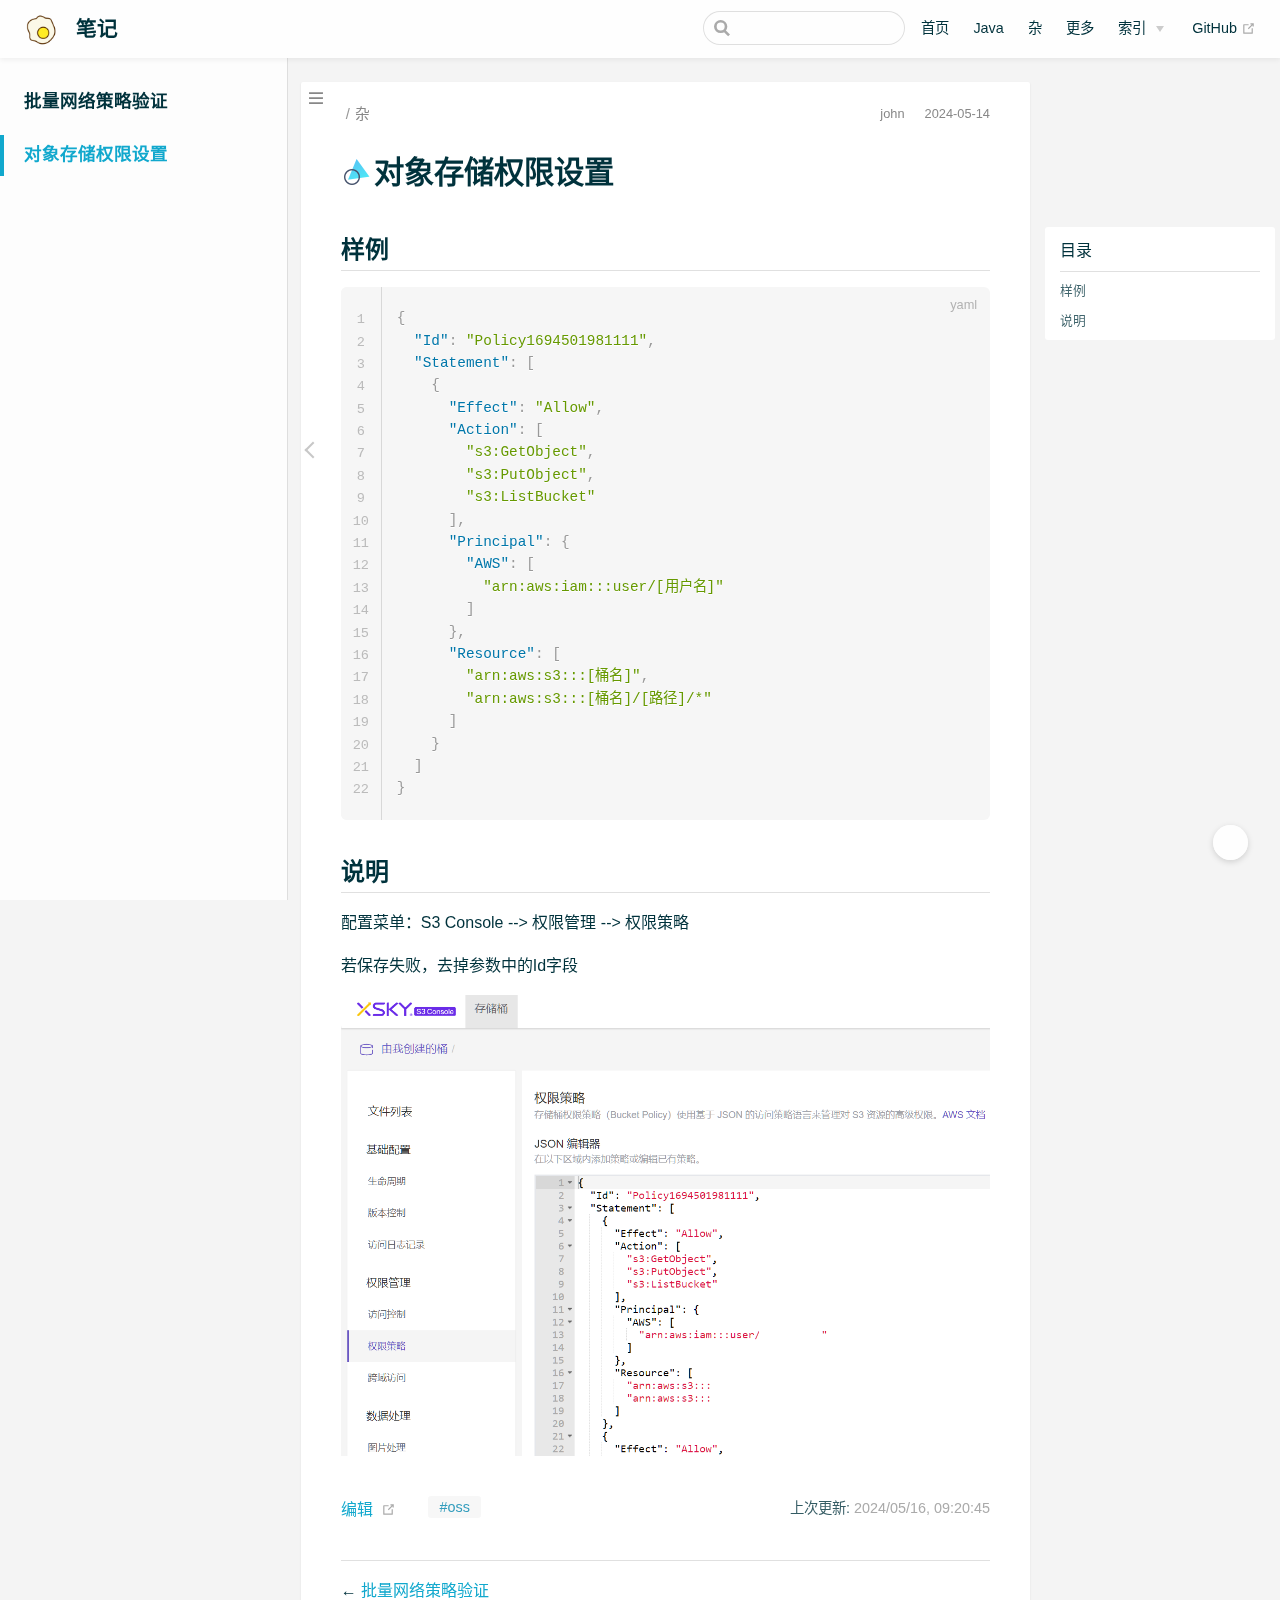
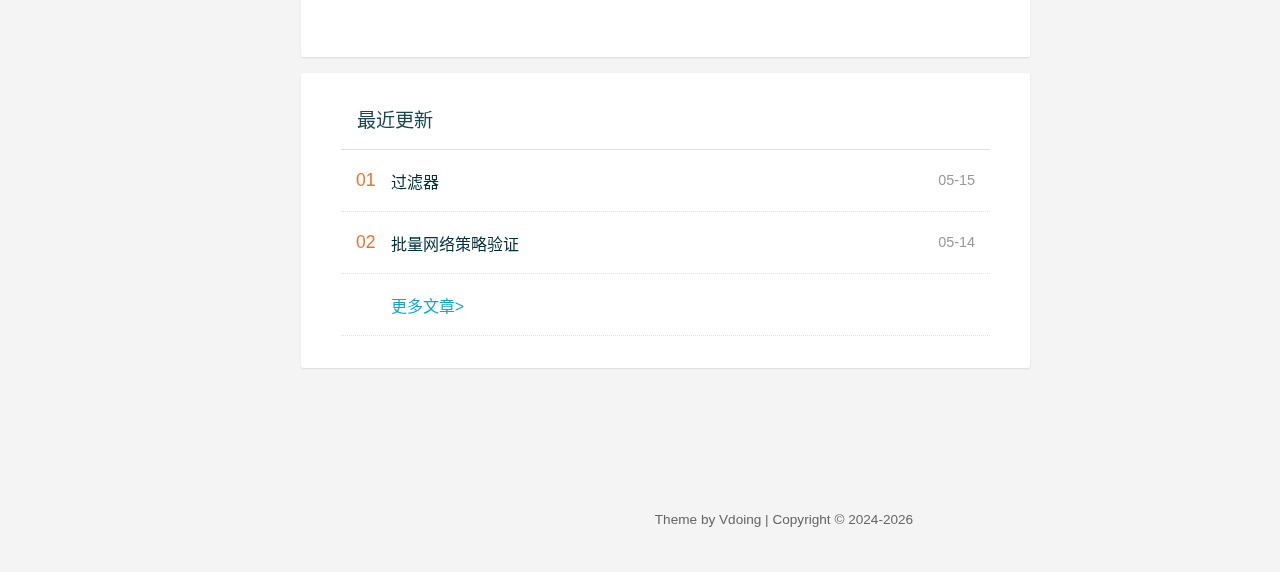
<file: pages/ffdc9c/index.html>
<!DOCTYPE html>
<html lang="zh-CN">
  <head>
    <meta charset="utf-8">
    <meta name="viewport" content="width=device-width,initial-scale=1">
    <title>对象存储权限设置 | 笔记</title>
    <meta name="generator" content="VuePress 1.9.9">
    <link rel="icon" href="/img/favicon.ico">
    <meta name="description" content="笔记">
    <meta name="keywords" content="前端博客,个人技术博客,前端,前端开发,前端框架,web前端,前端面试题,技术文档,学习,面试,JavaScript,js,ES6,TypeScript,vue,python,css3,html5,Node,git,github,markdown">
    <meta name="theme-color" content="#11a8cd">
    
    <link rel="preload" href="/assets/css/0.styles.5e5060a9.css" as="style"><link rel="preload" href="/assets/js/app.cc4685a2.js" as="script"><link rel="preload" href="/assets/js/2.22781786.js" as="script"><link rel="preload" href="/assets/js/3.5b5fadd9.js" as="script"><link rel="preload" href="/assets/js/6.1e4e9255.js" as="script"><link rel="prefetch" href="/assets/js/10.fc09cb6e.js"><link rel="prefetch" href="/assets/js/11.3513c6ba.js"><link rel="prefetch" href="/assets/js/12.e18784a4.js"><link rel="prefetch" href="/assets/js/13.7cd9322f.js"><link rel="prefetch" href="/assets/js/14.36bbb0f2.js"><link rel="prefetch" href="/assets/js/15.e9cb8d11.js"><link rel="prefetch" href="/assets/js/16.5252f276.js"><link rel="prefetch" href="/assets/js/17.1b29a81a.js"><link rel="prefetch" href="/assets/js/4.4343d28e.js"><link rel="prefetch" href="/assets/js/5.284554df.js"><link rel="prefetch" href="/assets/js/7.1b14efe1.js"><link rel="prefetch" href="/assets/js/8.58bb04a6.js"><link rel="prefetch" href="/assets/js/9.7797ba9e.js">
    <link rel="stylesheet" href="/assets/css/0.styles.5e5060a9.css">
  </head>
  <body class="theme-mode-light">
    <div id="app" data-server-rendered="true"><div class="theme-container sidebar-open have-rightmenu"><header class="navbar blur"><div title="目录" class="sidebar-button"><svg xmlns="http://www.w3.org/2000/svg" aria-hidden="true" role="img" viewBox="0 0 448 512" class="icon"><path fill="currentColor" d="M436 124H12c-6.627 0-12-5.373-12-12V80c0-6.627 5.373-12 12-12h424c6.627 0 12 5.373 12 12v32c0 6.627-5.373 12-12 12zm0 160H12c-6.627 0-12-5.373-12-12v-32c0-6.627 5.373-12 12-12h424c6.627 0 12 5.373 12 12v32c0 6.627-5.373 12-12 12zm0 160H12c-6.627 0-12-5.373-12-12v-32c0-6.627 5.373-12 12-12h424c6.627 0 12 5.373 12 12v32c0 6.627-5.373 12-12 12z"></path></svg></div> <a href="/" class="home-link router-link-active"><img src="/img/egg.png" alt="笔记" class="logo"> <span class="site-name can-hide">笔记</span></a> <div class="links"><div class="search-box"><input aria-label="Search" autocomplete="off" spellcheck="false" value=""> <!----></div> <nav class="nav-links can-hide"><div class="nav-item"><a href="/" class="nav-link">首页</a></div><div class="nav-item"><a href="/java/" class="nav-link">Java</a></div><div class="nav-item"><a href="/other/" class="nav-link">杂</a></div><div class="nav-item"><a href="/more/" class="nav-link">更多</a></div><div class="nav-item"><div class="dropdown-wrapper"><button type="button" aria-label="索引" class="dropdown-title"><a href="/archives/" class="link-title">索引</a> <span class="title" style="display:none;">索引</span> <span class="arrow right"></span></button> <ul class="nav-dropdown" style="display:none;"><li class="dropdown-item"><!----> <a href="/categories/" class="nav-link">分类</a></li><li class="dropdown-item"><!----> <a href="/tags/" class="nav-link">标签</a></li><li class="dropdown-item"><!----> <a href="/archives/" class="nav-link">归档</a></li></ul></div></div> <a href="https://github.com/geekzhi" target="_blank" rel="noopener noreferrer" class="repo-link">
    GitHub
    <span><svg xmlns="http://www.w3.org/2000/svg" aria-hidden="true" focusable="false" x="0px" y="0px" viewBox="0 0 100 100" width="15" height="15" class="icon outbound"><path fill="currentColor" d="M18.8,85.1h56l0,0c2.2,0,4-1.8,4-4v-32h-8v28h-48v-48h28v-8h-32l0,0c-2.2,0-4,1.8-4,4v56C14.8,83.3,16.6,85.1,18.8,85.1z"></path> <polygon fill="currentColor" points="45.7,48.7 51.3,54.3 77.2,28.5 77.2,37.2 85.2,37.2 85.2,14.9 62.8,14.9 62.8,22.9 71.5,22.9"></polygon></svg> <span class="sr-only">(opens new window)</span></span></a></nav></div></header> <div class="sidebar-mask"></div> <div class="sidebar-hover-trigger"></div> <aside class="sidebar" style="display:none;"><div class="blogger"><div class="blogger-info"><h3>john</h3> <span></span></div></div> <nav class="nav-links"><div class="nav-item"><a href="/" class="nav-link">首页</a></div><div class="nav-item"><a href="/java/" class="nav-link">Java</a></div><div class="nav-item"><a href="/other/" class="nav-link">杂</a></div><div class="nav-item"><a href="/more/" class="nav-link">更多</a></div><div class="nav-item"><div class="dropdown-wrapper"><button type="button" aria-label="索引" class="dropdown-title"><a href="/archives/" class="link-title">索引</a> <span class="title" style="display:none;">索引</span> <span class="arrow right"></span></button> <ul class="nav-dropdown" style="display:none;"><li class="dropdown-item"><!----> <a href="/categories/" class="nav-link">分类</a></li><li class="dropdown-item"><!----> <a href="/tags/" class="nav-link">标签</a></li><li class="dropdown-item"><!----> <a href="/archives/" class="nav-link">归档</a></li></ul></div></div> <a href="https://github.com/geekzhi" target="_blank" rel="noopener noreferrer" class="repo-link">
    GitHub
    <span><svg xmlns="http://www.w3.org/2000/svg" aria-hidden="true" focusable="false" x="0px" y="0px" viewBox="0 0 100 100" width="15" height="15" class="icon outbound"><path fill="currentColor" d="M18.8,85.1h56l0,0c2.2,0,4-1.8,4-4v-32h-8v28h-48v-48h28v-8h-32l0,0c-2.2,0-4,1.8-4,4v56C14.8,83.3,16.6,85.1,18.8,85.1z"></path> <polygon fill="currentColor" points="45.7,48.7 51.3,54.3 77.2,28.5 77.2,37.2 85.2,37.2 85.2,14.9 62.8,14.9 62.8,22.9 71.5,22.9"></polygon></svg> <span class="sr-only">(opens new window)</span></span></a></nav>  <ul class="sidebar-links"><li><a href="/pages/5b9352/" class="sidebar-link">批量网络策略验证</a></li><li><a href="/pages/ffdc9c/" aria-current="page" class="active sidebar-link">对象存储权限设置</a><ul class="sidebar-sub-headers"><li class="sidebar-sub-header level2"><a href="/pages/ffdc9c/#样例" class="sidebar-link">样例</a></li><li class="sidebar-sub-header level2"><a href="/pages/ffdc9c/#说明" class="sidebar-link">说明</a></li></ul></li></ul> </aside> <div><main class="page"><div class="theme-vdoing-wrapper "><div class="articleInfo-wrap" data-v-06970110><div class="articleInfo" data-v-06970110><ul class="breadcrumbs" data-v-06970110><li data-v-06970110><a href="/" title="首页" class="iconfont icon-home router-link-active" data-v-06970110></a></li> <li data-v-06970110><a href="/other/#杂" data-v-06970110>杂</a></li></ul> <div class="info" data-v-06970110><div title="作者" class="author iconfont icon-touxiang" data-v-06970110><a href="https://github.com/geekzhi" target="_blank" title="作者" class="beLink" data-v-06970110>john</a></div> <div title="创建时间" class="date iconfont icon-riqi" data-v-06970110><a href="javascript:;" data-v-06970110>2024-05-14</a></div> <!----></div></div></div> <!----> <div class="content-wrapper"><div class="right-menu-wrapper"><div class="right-menu-margin"><div class="right-menu-title">目录</div> <div class="right-menu-content"></div></div></div> <h1><img src="[data-uri]">对象存储权限设置<!----></h1>  <div class="theme-vdoing-content content__default"><h2 id="样例"><a href="#样例" class="header-anchor">#</a> 样例</h2> <div class="language-yaml line-numbers-mode"><pre class="language-yaml"><code><span class="token punctuation">{</span>
  <span class="token key atrule">&quot;Id&quot;</span><span class="token punctuation">:</span> <span class="token string">&quot;Policy1694501981111&quot;</span><span class="token punctuation">,</span>
  <span class="token key atrule">&quot;Statement&quot;</span><span class="token punctuation">:</span> <span class="token punctuation">[</span>
    <span class="token punctuation">{</span>
      <span class="token key atrule">&quot;Effect&quot;</span><span class="token punctuation">:</span> <span class="token string">&quot;Allow&quot;</span><span class="token punctuation">,</span>
      <span class="token key atrule">&quot;Action&quot;</span><span class="token punctuation">:</span> <span class="token punctuation">[</span>
        <span class="token string">&quot;s3:GetObject&quot;</span><span class="token punctuation">,</span>
        <span class="token string">&quot;s3:PutObject&quot;</span><span class="token punctuation">,</span>
        <span class="token string">&quot;s3:ListBucket&quot;</span>
      <span class="token punctuation">]</span><span class="token punctuation">,</span>
      <span class="token key atrule">&quot;Principal&quot;</span><span class="token punctuation">:</span> <span class="token punctuation">{</span>
        <span class="token key atrule">&quot;AWS&quot;</span><span class="token punctuation">:</span> <span class="token punctuation">[</span>
          <span class="token string">&quot;arn:aws:iam:::user/[用户名]&quot;</span>
        <span class="token punctuation">]</span>
      <span class="token punctuation">}</span><span class="token punctuation">,</span>
      <span class="token key atrule">&quot;Resource&quot;</span><span class="token punctuation">:</span> <span class="token punctuation">[</span>
        <span class="token string">&quot;arn:aws:s3:::[桶名]&quot;</span><span class="token punctuation">,</span>
        <span class="token string">&quot;arn:aws:s3:::[桶名]/[路径]/*&quot;</span>
      <span class="token punctuation">]</span>
    <span class="token punctuation">}</span>
  <span class="token punctuation">]</span>
<span class="token punctuation">}</span>
</code></pre> <div class="line-numbers-wrapper"><span class="line-number">1</span><br><span class="line-number">2</span><br><span class="line-number">3</span><br><span class="line-number">4</span><br><span class="line-number">5</span><br><span class="line-number">6</span><br><span class="line-number">7</span><br><span class="line-number">8</span><br><span class="line-number">9</span><br><span class="line-number">10</span><br><span class="line-number">11</span><br><span class="line-number">12</span><br><span class="line-number">13</span><br><span class="line-number">14</span><br><span class="line-number">15</span><br><span class="line-number">16</span><br><span class="line-number">17</span><br><span class="line-number">18</span><br><span class="line-number">19</span><br><span class="line-number">20</span><br><span class="line-number">21</span><br><span class="line-number">22</span><br></div></div><h2 id="说明"><a href="#说明" class="header-anchor">#</a> 说明</h2> <p>配置菜单：S3 Console --&gt; 权限管理 --&gt; 权限策略</p> <p>若保存失败，去掉参数中的Id字段</p> <p><img src="/assets/img/s3console.a9221d59.png" alt="s3console"></p></div></div>  <div class="page-edit"><div class="edit-link"><a href="https://github.com/geekzhi/edit/master/docs/04.杂/02.对象存储权限设置.md" target="_blank" rel="noopener noreferrer">编辑</a> <span><svg xmlns="http://www.w3.org/2000/svg" aria-hidden="true" focusable="false" x="0px" y="0px" viewBox="0 0 100 100" width="15" height="15" class="icon outbound"><path fill="currentColor" d="M18.8,85.1h56l0,0c2.2,0,4-1.8,4-4v-32h-8v28h-48v-48h28v-8h-32l0,0c-2.2,0-4,1.8-4,4v56C14.8,83.3,16.6,85.1,18.8,85.1z"></path> <polygon fill="currentColor" points="45.7,48.7 51.3,54.3 77.2,28.5 77.2,37.2 85.2,37.2 85.2,14.9 62.8,14.9 62.8,22.9 71.5,22.9"></polygon></svg> <span class="sr-only">(opens new window)</span></span></div> <div class="tags"><a href="/tags/?tag=oss" title="标签">#oss</a></div> <div class="last-updated"><span class="prefix">上次更新:</span> <span class="time">2024/05/16, 09:20:45</span></div></div> <div class="page-nav-wapper"><div class="page-nav-centre-wrap"><a href="/pages/5b9352/" class="page-nav-centre page-nav-centre-prev"><div class="tooltip">批量网络策略验证</div></a> <!----></div> <div class="page-nav"><p class="inner"><span class="prev">
        ←
        <a href="/pages/5b9352/" class="prev">批量网络策略验证</a></span> <!----></p></div></div></div> <div class="article-list"><div class="article-title"><a href="/archives/" class="iconfont icon-bi">最近更新</a></div> <div class="article-wrapper"><dl><dd>01</dd> <dt><a href="/pages/a1f426/"><div>
            过滤器
            <!----></div></a> <span class="date">05-15</span></dt></dl><dl><dd>02</dd> <dt><a href="/pages/5b9352/"><div>
            批量网络策略验证
            <!----></div></a> <span class="date">05-14</span></dt></dl> <dl><dd></dd> <dt><a href="/archives/" class="more">更多文章&gt;</a></dt></dl></div></div></main></div> <div class="footer"><div class="icons"></div> 
  Theme by
  <a href="https://github.com/xugaoyi/vuepress-theme-vdoing" target="_blank" title="本站主题">Vdoing</a> 
    | Copyright © 2024-2024
    <span></span></div> <div class="buttons"><div title="返回顶部" class="button blur go-to-top iconfont icon-fanhuidingbu" style="display:none;"></div> <div title="去评论" class="button blur go-to-comment iconfont icon-pinglun" style="display:none;"></div> <div title="主题模式" class="button blur theme-mode-but iconfont icon-zhuti"><ul class="select-box" style="display:none;"><li class="iconfont icon-zidong">
          跟随系统
        </li><li class="iconfont icon-rijianmoshi">
          浅色模式
        </li><li class="iconfont icon-yejianmoshi">
          深色模式
        </li><li class="iconfont icon-yuedu">
          阅读模式
        </li></ul></div></div> <!----> <!----> <!----></div><div class="global-ui"></div></div>
    <script src="/assets/js/app.cc4685a2.js" defer></script><script src="/assets/js/2.22781786.js" defer></script><script src="/assets/js/3.5b5fadd9.js" defer></script><script src="/assets/js/6.1e4e9255.js" defer></script>
  </body>
</html>
</file>
<file: assets/css/0.styles.5e5060a9.css>
@import url(//at.alicdn.com/t/font_1678482_4tbhmh589x.css);.code-copy{color:#aaa;fill:#aaa;font-size:14px;display:inline-block;cursor:pointer}div[class*=aside-code] aside .code-copy,div[class*=language-] pre .code-copy{position:absolute;z-index:1000;top:7px;right:35px;opacity:0;font-size:16px}div[class*=aside-code] aside:hover .code-copy,div[class*=language-] pre:hover .code-copy{opacity:1}.content pre,.content pre[class*=language-]{overflow-y:hidden}div[class*=language-] pre,div[class*=language-] pre[class*=language-]{position:static!important}div[class~=language-text]:before{content:"text"}div[class~=language-yml]:before{content:"yml"}div[class*=language-] pre{-webkit-user-select:text;-moz-user-select:text;user-select:text}p code{-webkit-user-select:all;-moz-user-select:all;user-select:all}@keyframes message-move-in{0%{opacity:0;transform:translateY(-100%)}to{opacity:1;transform:translateY(0)}}#message-container .message.move-in{animation:message-move-in .3s ease-in-out}@keyframes message-move-out{0%{opacity:1;transform:translateY(0)}to{opacity:0;transform:translateY(-100%)}}#message-container .message.move-out{animation:message-move-out .3s ease-in-out;animation-fill-mode:forwards}#message-container .message{background:#fff;margin:10px 0;padding:0 10px;height:40px;box-shadow:0 0 10px 0 #ccc;font-size:14px;border-radius:3px;display:flex;align-items:center;transition:height .2s ease-in-out,margin .2s ease-in-out}#message-container{position:fixed;left:0;top:100px;right:0;display:flex;flex-direction:column;align-items:center}#message-container .message .text{color:#333;padding:0 20px 0 5px}.theme-code-block[data-v-5a3e6e86]{display:none}.theme-code-block__active[data-v-5a3e6e86]{display:block}.theme-code-block>pre[data-v-5a3e6e86]{background-color:orange}@media (max-width:419px){.theme-code-group div[class*=language-][data-v-5a3e6e86]{margin:0}}.theme-mode-light[data-v-392329f0]{--bodyBg:#f4f4f4;--mainBg:#fff;--sidebarBg:hsla(0,0%,100%,0.8);--blurBg:hsla(0,0%,100%,0.9);--customBlockBg:#f1f1f1;--textColor:#00323c;--textLightenColor:#0085ad;--borderColor:rgba(0,0,0,0.12);--codeBg:#f6f6f6;--codeColor:#525252}.theme-mode-light code[class*=language-][data-v-392329f0],.theme-mode-light pre[class*=language-][data-v-392329f0]{color:#000;background:none;text-shadow:0 1px #fff;font-family:Consolas,Monaco,Andale Mono,Ubuntu Mono,monospace;font-size:1em;text-align:left;white-space:pre;word-spacing:normal;word-break:normal;word-wrap:normal;line-height:1.5;-moz-tab-size:4;-o-tab-size:4;tab-size:4;-webkit-hyphens:none;hyphens:none}.theme-mode-light code[class*=language-][data-v-392329f0]::-moz-selection,.theme-mode-light code[class*=language-][data-v-392329f0] ::-moz-selection,.theme-mode-light pre[class*=language-][data-v-392329f0]::-moz-selection,.theme-mode-light pre[class*=language-][data-v-392329f0] ::-moz-selection{text-shadow:none;background:#b3d4fc}.theme-mode-light code[class*=language-][data-v-392329f0]::selection,.theme-mode-light code[class*=language-][data-v-392329f0] ::selection,.theme-mode-light pre[class*=language-][data-v-392329f0]::selection,.theme-mode-light pre[class*=language-][data-v-392329f0] ::selection{text-shadow:none;background:#b3d4fc}@media print{.theme-mode-light code[class*=language-][data-v-392329f0],.theme-mode-light pre[class*=language-][data-v-392329f0]{text-shadow:none}}.theme-mode-light pre[class*=language-][data-v-392329f0]{padding:1em;margin:.5em 0;overflow:auto}.theme-mode-light :not(pre)>code[class*=language-][data-v-392329f0],.theme-mode-light pre[class*=language-][data-v-392329f0]{background:#f5f2f0}.theme-mode-light :not(pre)>code[class*=language-][data-v-392329f0]{padding:.1em;border-radius:.3em;white-space:normal}.theme-mode-light .token.cdata[data-v-392329f0],.theme-mode-light .token.comment[data-v-392329f0],.theme-mode-light .token.doctype[data-v-392329f0],.theme-mode-light .token.prolog[data-v-392329f0]{color:#708090}.theme-mode-light .token.punctuation[data-v-392329f0]{color:#999}.theme-mode-light .namespace[data-v-392329f0]{opacity:.7}.theme-mode-light .token.boolean[data-v-392329f0],.theme-mode-light .token.constant[data-v-392329f0],.theme-mode-light .token.deleted[data-v-392329f0],.theme-mode-light .token.number[data-v-392329f0],.theme-mode-light .token.property[data-v-392329f0],.theme-mode-light .token.symbol[data-v-392329f0],.theme-mode-light .token.tag[data-v-392329f0]{color:#905}.theme-mode-light .token.attr-name[data-v-392329f0],.theme-mode-light .token.builtin[data-v-392329f0],.theme-mode-light .token.char[data-v-392329f0],.theme-mode-light .token.inserted[data-v-392329f0],.theme-mode-light .token.selector[data-v-392329f0],.theme-mode-light .token.string[data-v-392329f0]{color:#690}.theme-mode-light .language-css .token.string[data-v-392329f0],.theme-mode-light .style .token.string[data-v-392329f0],.theme-mode-light .token.entity[data-v-392329f0],.theme-mode-light .token.operator[data-v-392329f0],.theme-mode-light .token.url[data-v-392329f0]{color:#9a6e3a;background:hsla(0,0%,100%,.5)}.theme-mode-light .token.atrule[data-v-392329f0],.theme-mode-light .token.attr-value[data-v-392329f0],.theme-mode-light .token.keyword[data-v-392329f0]{color:#07a}.theme-mode-light .token.class-name[data-v-392329f0],.theme-mode-light .token.function[data-v-392329f0]{color:#dd4a68}.theme-mode-light .token.important[data-v-392329f0],.theme-mode-light .token.regex[data-v-392329f0],.theme-mode-light .token.variable[data-v-392329f0]{color:#e90}.theme-mode-light .token.bold[data-v-392329f0],.theme-mode-light .token.important[data-v-392329f0]{font-weight:700}.theme-mode-light .token.italic[data-v-392329f0]{font-style:italic}.theme-mode-light .token.entity[data-v-392329f0]{cursor:help}.theme-mode-light div[class*=language-] .highlight-lines .highlighted[data-v-392329f0],.theme-mode-light div[class*=language-].line-numbers-mode .highlight-lines .highlighted[data-v-392329f0]:before{background-color:hsla(0,0%,78.4%,.4)}.theme-mode-dark[data-v-392329f0]{--bodyBg:#27272b;--mainBg:#1e1e22;--sidebarBg:rgba(30,30,34,0.8);--blurBg:rgba(30,30,34,0.8);--customBlockBg:#27272b;--textColor:#9b9baa;--textLightenColor:#0085ad;--borderColor:#30363d;--codeBg:#252526;--codeColor:#fff}.theme-mode-dark code[class*=language-][data-v-392329f0],.theme-mode-dark pre[class*=language-][data-v-392329f0]{color:#ccc;background:none;text-shadow:none;font-family:Consolas,Monaco,Andale Mono,Ubuntu Mono,monospace;font-size:1em;text-align:left;white-space:pre;word-spacing:normal;word-break:normal;word-wrap:normal;line-height:1.5;-moz-tab-size:4;-o-tab-size:4;tab-size:4;-webkit-hyphens:none;hyphens:none}.theme-mode-dark pre[class*=language-][data-v-392329f0]{padding:1em;margin:.5em 0;overflow:auto}.theme-mode-dark :not(pre)>code[class*=language-][data-v-392329f0],.theme-mode-dark pre[class*=language-][data-v-392329f0]{background:#2d2d2d}.theme-mode-dark :not(pre)>code[class*=language-][data-v-392329f0]{padding:.1em;border-radius:.3em;white-space:normal}.theme-mode-dark .token.block-comment[data-v-392329f0],.theme-mode-dark .token.cdata[data-v-392329f0],.theme-mode-dark .token.comment[data-v-392329f0],.theme-mode-dark .token.doctype[data-v-392329f0],.theme-mode-dark .token.prolog[data-v-392329f0]{color:#999}.theme-mode-dark .token.punctuation[data-v-392329f0]{color:#ccc}.theme-mode-dark .token.attr-name[data-v-392329f0],.theme-mode-dark .token.deleted[data-v-392329f0],.theme-mode-dark .token.namespace[data-v-392329f0],.theme-mode-dark .token.tag[data-v-392329f0]{color:#e2777a}.theme-mode-dark .token.function-name[data-v-392329f0]{color:#6196cc}.theme-mode-dark .token.boolean[data-v-392329f0],.theme-mode-dark .token.function[data-v-392329f0],.theme-mode-dark .token.number[data-v-392329f0]{color:#f08d49}.theme-mode-dark .token.class-name[data-v-392329f0],.theme-mode-dark .token.constant[data-v-392329f0],.theme-mode-dark .token.property[data-v-392329f0],.theme-mode-dark .token.symbol[data-v-392329f0]{color:#f8c555}.theme-mode-dark .token.atrule[data-v-392329f0],.theme-mode-dark .token.builtin[data-v-392329f0],.theme-mode-dark .token.important[data-v-392329f0],.theme-mode-dark .token.keyword[data-v-392329f0],.theme-mode-dark .token.selector[data-v-392329f0]{color:#cc99cd}.theme-mode-dark .token.attr-value[data-v-392329f0],.theme-mode-dark .token.char[data-v-392329f0],.theme-mode-dark .token.regex[data-v-392329f0],.theme-mode-dark .token.string[data-v-392329f0],.theme-mode-dark .token.variable[data-v-392329f0]{color:#7ec699}.theme-mode-dark .token.entity[data-v-392329f0],.theme-mode-dark .token.operator[data-v-392329f0],.theme-mode-dark .token.url[data-v-392329f0]{color:#67cdcc}.theme-mode-dark .language-css .token.string[data-v-392329f0],.theme-mode-dark .style .token.string[data-v-392329f0],.theme-mode-dark .token.entity[data-v-392329f0],.theme-mode-dark .token.operator[data-v-392329f0],.theme-mode-dark .token.url[data-v-392329f0]{background:none}.theme-mode-dark .token.bold[data-v-392329f0],.theme-mode-dark .token.important[data-v-392329f0]{font-weight:700}.theme-mode-dark .token.italic[data-v-392329f0]{font-style:italic}.theme-mode-dark .token.entity[data-v-392329f0]{cursor:help}.theme-mode-dark .token.inserted[data-v-392329f0]{color:green}.theme-mode-read[data-v-392329f0]{--bodyBg:#ececcc;--mainBg:#f5f5d5;--sidebarBg:rgba(245,245,213,0.8);--blurBg:rgba(245,245,213,0.9);--customBlockBg:#ececcc;--textColor:#704214;--textLightenColor:#963;--borderColor:rgba(0,0,0,0.15);--codeBg:#282c34;--codeColor:#fff}.theme-mode-read code[class*=language-][data-v-392329f0],.theme-mode-read pre[class*=language-][data-v-392329f0]{color:#ccc;background:none;text-shadow:none;font-family:Consolas,Monaco,Andale Mono,Ubuntu Mono,monospace;font-size:1em;text-align:left;white-space:pre;word-spacing:normal;word-break:normal;word-wrap:normal;line-height:1.5;-moz-tab-size:4;-o-tab-size:4;tab-size:4;-webkit-hyphens:none;hyphens:none}.theme-mode-read pre[class*=language-][data-v-392329f0]{padding:1em;margin:.5em 0;overflow:auto}.theme-mode-read :not(pre)>code[class*=language-][data-v-392329f0],.theme-mode-read pre[class*=language-][data-v-392329f0]{background:#2d2d2d}.theme-mode-read :not(pre)>code[class*=language-][data-v-392329f0]{padding:.1em;border-radius:.3em;white-space:normal}.theme-mode-read .token.block-comment[data-v-392329f0],.theme-mode-read .token.cdata[data-v-392329f0],.theme-mode-read .token.comment[data-v-392329f0],.theme-mode-read .token.doctype[data-v-392329f0],.theme-mode-read .token.prolog[data-v-392329f0]{color:#999}.theme-mode-read .token.punctuation[data-v-392329f0]{color:#ccc}.theme-mode-read .token.attr-name[data-v-392329f0],.theme-mode-read .token.deleted[data-v-392329f0],.theme-mode-read .token.namespace[data-v-392329f0],.theme-mode-read .token.tag[data-v-392329f0]{color:#e2777a}.theme-mode-read .token.function-name[data-v-392329f0]{color:#6196cc}.theme-mode-read .token.boolean[data-v-392329f0],.theme-mode-read .token.function[data-v-392329f0],.theme-mode-read .token.number[data-v-392329f0]{color:#f08d49}.theme-mode-read .token.class-name[data-v-392329f0],.theme-mode-read .token.constant[data-v-392329f0],.theme-mode-read .token.property[data-v-392329f0],.theme-mode-read .token.symbol[data-v-392329f0]{color:#f8c555}.theme-mode-read .token.atrule[data-v-392329f0],.theme-mode-read .token.builtin[data-v-392329f0],.theme-mode-read .token.important[data-v-392329f0],.theme-mode-read .token.keyword[data-v-392329f0],.theme-mode-read .token.selector[data-v-392329f0]{color:#cc99cd}.theme-mode-read .token.attr-value[data-v-392329f0],.theme-mode-read .token.char[data-v-392329f0],.theme-mode-read .token.regex[data-v-392329f0],.theme-mode-read .token.string[data-v-392329f0],.theme-mode-read .token.variable[data-v-392329f0]{color:#7ec699}.theme-mode-read .token.entity[data-v-392329f0],.theme-mode-read .token.operator[data-v-392329f0],.theme-mode-read .token.url[data-v-392329f0]{color:#67cdcc}.theme-mode-read .language-css .token.string[data-v-392329f0],.theme-mode-read .style .token.string[data-v-392329f0],.theme-mode-read .token.entity[data-v-392329f0],.theme-mode-read .token.operator[data-v-392329f0],.theme-mode-read .token.url[data-v-392329f0]{background:none}.theme-mode-read .token.bold[data-v-392329f0],.theme-mode-read .token.important[data-v-392329f0]{font-weight:700}.theme-mode-read .token.italic[data-v-392329f0]{font-style:italic}.theme-mode-read .token.entity[data-v-392329f0]{cursor:help}.theme-mode-read .token.inserted[data-v-392329f0]{color:green}.theme-style-line.theme-mode-light[data-v-392329f0]{--bodyBg:#fff}.theme-style-line.theme-mode-dark[data-v-392329f0]{--bodyBg:#1e1e22}.theme-style-line.theme-mode-read[data-v-392329f0]{--bodyBg:#f5f5d5}.theme-code-group[data-v-392329f0],.theme-code-group__nav[data-v-392329f0]{background-color:var(--codeBg);padding-bottom:22px;border-radius:6px;padding-left:10px;padding-top:10px}.theme-code-group__nav[data-v-392329f0]{margin-bottom:-35px}.theme-code-group__ul[data-v-392329f0]{margin:auto 0;padding-left:0;display:inline-flex;list-style:none}.theme-code-group__li[data-v-392329f0],.theme-code-group__nav-tab[data-v-392329f0]{border:0;padding:5px;cursor:pointer;background-color:transparent;font-size:.85em;line-height:1.4;color:var(--codeColor);font-weight:600;opacity:.85}.theme-code-group__nav-tab-active[data-v-392329f0]{border-bottom:1px solid #11a8cd;opacity:1}.pre-blank[data-v-392329f0]{color:#11a8cd}body .theme-vdoing-content code{color:var(--textLightenColor);padding:.25rem .5rem;margin:0;font-size:.9em;background-color:hsla(0,0%,39.2%,.08);border-radius:3px}body .theme-vdoing-content code .token.deleted{color:#ec5975}body .theme-vdoing-content code .token.inserted{color:#11a8cd}body .theme-vdoing-content pre,body .theme-vdoing-content pre[class*=language-]{line-height:1.4;padding:1.25rem 1.5rem;margin:.85rem 0;background-color:#282c34;border-radius:6px;overflow:auto}body .theme-vdoing-content pre[class*=language-] code,body .theme-vdoing-content pre code{color:var(--codeColor);padding:0;background-color:transparent;border-radius:0}div[class*=language-]{position:relative;background-color:var(--codeBg);border-radius:6px}div[class*=language-] .highlight-lines{-webkit-user-select:none;user-select:none;padding-top:1.3rem;position:absolute;top:0;left:0;width:100%;line-height:1.4}div[class*=language-] .highlight-lines .highlighted{background-color:rgba(0,0,0,.3)}div[class*=language-] pre,div[class*=language-] pre[class*=language-]{background:transparent;position:relative!important;z-index:1}div[class*=language-]:before{position:absolute;z-index:3;top:.8em;right:1em;font-size:.8rem;color:hsla(0,0%,58.8%,.7)}div[class*=language-]:not(.line-numbers-mode) .line-numbers-wrapper{display:none}div[class*=language-].line-numbers-mode .highlight-lines .highlighted{position:relative}div[class*=language-].line-numbers-mode .highlight-lines .highlighted:before{content:" ";position:absolute;z-index:3;left:0;top:0;display:block;width:2.5rem;height:100%;background-color:rgba(0,0,0,.3)}div[class*=language-].line-numbers-mode pre{padding-left:3.5rem;vertical-align:middle}div[class*=language-].line-numbers-mode .line-numbers-wrapper{position:absolute;top:0;width:2.5rem;text-align:center;color:hsla(0,0%,49.8%,.5);padding:1.25rem 0;line-height:1.4}div[class*=language-].line-numbers-mode .line-numbers-wrapper br{-webkit-user-select:none;user-select:none}div[class*=language-].line-numbers-mode .line-numbers-wrapper .line-number{position:relative;z-index:4;-webkit-user-select:none;user-select:none;font-size:.85em}div[class*=language-].line-numbers-mode:after{content:"";position:absolute;z-index:2;top:0;left:0;width:2.5rem;height:100%;border-radius:6px 0 0 6px;border-right:1px solid var(--borderColor);background-color:var(--codeBg)}div[class~=language-js]:before{content:"js"}div[class~=language-ts]:before{content:"ts"}div[class~=language-html]:before{content:"html"}div[class~=language-md]:before{content:"md"}div[class~=language-vue]:before{content:"vue"}div[class~=language-css]:before{content:"css"}div[class~=language-sass]:before{content:"sass"}div[class~=language-scss]:before{content:"scss"}div[class~=language-less]:before{content:"less"}div[class~=language-stylus]:before{content:"stylus"}div[class~=language-go]:before{content:"go"}div[class~=language-java]:before{content:"java"}div[class~=language-c]:before{content:"c"}div[class~=language-sh]:before{content:"sh"}div[class~=language-yaml]:before{content:"yaml"}div[class~=language-py]:before{content:"py"}div[class~=language-docker]:before{content:"docker"}div[class~=language-dockerfile]:before{content:"dockerfile"}div[class~=language-makefile]:before{content:"makefile"}div[class~=language-javascript]:before{content:"js"}div[class~=language-typescript]:before{content:"ts"}div[class~=language-markup]:before{content:"html"}div[class~=language-markdown]:before{content:"md"}div[class~=language-json]:before{content:"json"}div[class~=language-ruby]:before{content:"rb"}div[class~=language-python]:before{content:"py"}div[class~=language-bash]:before{content:"sh"}div[class~=language-php]:before{content:"php"}.custom-block .custom-block-title{font-weight:600;margin-bottom:.2rem}.custom-block p{margin:0}.custom-block.danger,.custom-block.note,.custom-block.tip,.custom-block.warning{padding:.5rem 1.5rem;border-left-width:.5rem;border-left-style:solid;margin:1rem 0}.custom-block.tip{background-color:#f3f5f7;border-color:#42b983;color:#215d42}.custom-block.warning{background-color:#fff7d0;border-color:#e7c000;color:#6b5900}.custom-block.warning .custom-block-title{color:#b29400}.custom-block.warning a{color:var(--textColor)}.custom-block.danger{background-color:#ffe6e6;border-color:#c00;color:#4d0000}.custom-block.danger .custom-block-title{color:#900}.custom-block.danger a{color:var(--textColor)}.custom-block.note{background-color:#e8f5fa;border-color:#157bae;color:#0d4a68}.custom-block.right{color:var(--textColor);font-size:.9rem;text-align:right}.custom-block.theorem{margin:1rem 0;padding:.8rem 1.5rem;border-radius:2px;background-color:var(--customBlockBg)}.custom-block.theorem .title{font-weight:700;margin:.5rem 0}.custom-block.details{display:block;position:relative;border-radius:2px;margin:1em 0;padding:1.6em;background-color:var(--customBlockBg)}.custom-block.details p{margin:.8rem 0}.custom-block.details h4{margin-top:0}.custom-block.details figure:last-child,.custom-block.details p:last-child{margin-bottom:0;padding-bottom:0}.custom-block.details summary{outline:none;cursor:pointer}.custom-block.details summary:hover{color:#11a8cd}.theme-mode-dark .custom-block.warning{background-color:rgba(255,247,208,.2);color:#e7c000}.theme-mode-dark .custom-block.warning .custom-block-title{color:#ffdc2f}.theme-mode-dark .custom-block.tip{background-color:rgba(243,245,247,.2);color:#42b983}.theme-mode-dark .custom-block.danger{background-color:rgba(255,230,230,.4);color:maroon}.theme-mode-dark .custom-block.danger a{color:#11a8cd}.theme-mode-dark .custom-block.note{background-color:rgba(243,245,247,.2);color:#157bae}.arrow{display:inline-block;width:0;height:0}.arrow.up{border-bottom:6px solid #ccc}.arrow.down,.arrow.up{border-left:4px solid transparent;border-right:4px solid transparent}.arrow.down{border-top:6px solid #ccc}.arrow.right{border-left:6px solid #ccc}.arrow.left,.arrow.right{border-top:4px solid transparent;border-bottom:4px solid transparent}.arrow.left{border-right:6px solid #ccc}.theme-vdoing-content:not(.custom){max-width:860px}.table-of-contents .badge{vertical-align:middle}.center-container{text-align:center}.center-container>h1,.center-container>h2,.center-container>h3,.center-container>h4,.center-container>h5,.center-container>h6{margin-top:-3.1rem;padding-top:4.6rem;margin-bottom:0}.center-container>h1 a.header-anchor,.center-container>h2 a.header-anchor,.center-container>h3 a.header-anchor,.center-container>h4 a.header-anchor,.center-container>h5 a.header-anchor,.center-container>h6 a.header-anchor{float:none;padding-right:0;margin-left:-.9rem}.cardListContainer{margin:.7rem 0}.cardListContainer>:not(.card-list){display:none}.cardListContainer .card-list{margin:-.35rem;display:flex;flex-wrap:wrap;align-items:flex-start}.cardListContainer .card-list .card-item{width:calc(33.33333% - .7rem);margin:.35rem;background:var(--bodyBg);border-radius:3px;color:var(--textColor);display:flex;box-shadow:1px 1px 2px 0 rgba(0,0,0,.06);transition:all .4s}.cardListContainer .card-list .card-item:hover{text-decoration:none;box-shadow:0 10px 20px -10px var(--randomColor,rgba(0,0,0,.15));transform:translateY(-3px) scale(1.01)}.cardListContainer .card-list .card-item:hover img{box-shadow:3px 2px 7px rgba(0,0,0,.15)}.cardListContainer .card-list .card-item:hover div p{text-shadow:3px 2px 5px rgba(0,0,0,.15)}.cardListContainer .card-list .card-item img{width:60px;height:60px;border-radius:50%;border:2px solid #fff;margin:1rem 0 1rem 1rem;box-shadow:3px 2px 5px rgba(0,0,0,.08);transition:all .4s}.cardListContainer .card-list .card-item div{flex:1;display:inline-block;float:right;padding:1rem 0}.cardListContainer .card-list .card-item div p{margin:0;padding:0 1rem;transition:text-shadow .4s;text-align:center}.cardListContainer .card-list .card-item div .name{margin:.2rem 0 .3rem}.cardListContainer .card-list .card-item div .desc{font-size:.8rem;line-height:1.1rem;opacity:.8;margin-bottom:.2rem}.cardListContainer .card-list .card-item.row-1{width:calc(100% - .7rem)}.cardListContainer .card-list .card-item.row-1 img{margin-left:2rem}.cardListContainer .card-list .card-item.row-2{width:calc(50% - .7rem)}.cardListContainer .card-list .card-item.row-2 img{margin-left:1.5rem}.cardListContainer .card-list .card-item.row-3{width:calc(33.33333% - .7rem)}.cardListContainer .card-list .card-item.row-4{width:calc(25% - .7rem)}.cardImgListContainer{margin:1rem 0}.cardImgListContainer>:not(.card-list){display:none}.cardImgListContainer .card-list{margin:-.5rem;display:flex;flex-wrap:wrap;align-items:flex-start}.cardImgListContainer .card-list .card-item{width:calc(33.33333% - 1rem);margin:.5rem;background:var(--mainBg);border:1px solid rgba(0,0,0,.1);box-sizing:border-box;border-radius:3px;overflow:hidden;color:var(--textColor);box-shadow:2px 2px 10px rgba(0,0,0,.04);display:flex;flex-direction:column;justify-content:flex-start;align-items:stretch;align-content:stretch;transition:all .4s}.cardImgListContainer .card-list .card-item:hover{box-shadow:1px 1px 20px rgba(0,0,0,.1);transform:translateY(-3px)}.cardImgListContainer .card-list .card-item .box-img{overflow:hidden;position:relative;background:#eee}.cardImgListContainer .card-list .card-item .box-img img{display:block;width:100%;height:100%;transition:all .3s}.cardImgListContainer .card-list .card-item a{color:var(--textColor);transition:color .3s}.cardImgListContainer .card-list .card-item a:hover{text-decoration:none}.cardImgListContainer .card-list .card-item .box-info{padding:.8rem 1rem}.cardImgListContainer .card-list .card-item .box-info p{margin:0}.cardImgListContainer .card-list .card-item .box-info .desc{margin-top:.3rem;opacity:.8;font-size:.9rem;line-height:1.1rem;overflow:hidden;white-space:normal;text-overflow:ellipsis;display:-webkit-box;-webkit-box-orient:vertical}.cardImgListContainer .card-list .card-item .box-footer{overflow:hidden;padding:.8rem 1rem;border-top:1px solid rgba(0,0,0,.1)}.cardImgListContainer .card-list .card-item .box-footer img{width:1.8rem;height:1.8rem;border-radius:50%;float:left}.cardImgListContainer .card-list .card-item .box-footer span{line-height:1.8rem;float:left;margin-left:.6rem;font-size:.8rem}.cardImgListContainer .card-list .card-item.row-1{width:calc(100% - 1rem)}.cardImgListContainer .card-list .card-item.row-2{width:calc(50% - 1rem)}.cardImgListContainer .card-list .card-item.row-3{width:calc(33.33333% - 1rem)}.cardImgListContainer .card-list .card-item.row-4{width:calc(25% - 1rem)}.theme-mode-dark .cardImgListContainer .card-list .card-item,.theme-mode-dark .cardImgListContainer .card-list .card-item .box-footer{border-color:var(--borderColor)}@media (max-width:900px){.cardListContainer .card-list .card-item.row-4{width:calc(33.33333% - .7rem)}.cardImgListContainer .card-list .card-item.row-4{width:calc(33.33333% - 1rem)}}@media (max-width:720px){.cardListContainer .card-list .card-item.row-3,.cardListContainer .card-list .card-item.row-4{width:calc(50% - .7rem)}.cardListContainer .card-list .card-item.row-3 img,.cardListContainer .card-list .card-item.row-4 img{margin-left:1.5rem}.cardImgListContainer .card-list .card-item.row-3,.cardImgListContainer .card-list .card-item.row-4{width:calc(50% - 1rem)}}@media (max-width:500px){.cardListContainer .card-list .card-item.row-1,.cardListContainer .card-list .card-item.row-2,.cardListContainer .card-list .card-item.row-3,.cardListContainer .card-list .card-item.row-4{width:calc(100% - .7rem)}.cardListContainer .card-list .card-item.row-1 img,.cardListContainer .card-list .card-item.row-2 img,.cardListContainer .card-list .card-item.row-3 img,.cardListContainer .card-list .card-item.row-4 img{margin-left:1.5rem}.cardImgListContainer .card-list .card-item.row-1,.cardImgListContainer .card-list .card-item.row-2,.cardImgListContainer .card-list .card-item.row-3,.cardImgListContainer .card-list .card-item.row-4{width:calc(100% - 1rem)}}body,html{padding:0;margin:0}body{font-family:-apple-system,BlinkMacSystemFont,Segoe UI,Roboto,Oxygen,Ubuntu,Cantarell,Fira Sans,Droid Sans,Helvetica Neue,sans-serif;-webkit-font-smoothing:antialiased;-moz-osx-font-smoothing:grayscale;-webkit-tap-highlight-color:transparent;font-size:16px;color:#2c3e50;background:var(--bodyBg)}a,button,input{outline:none;-webkit-tap-highlight-color:rgba(255,255,255,0);-webkit-focus-ring-color:transparent}@media (min-width:719px){::-webkit-scrollbar{width:6px;height:5px}::-webkit-scrollbar-track-piece{background-color:rgba(0,0,0,.15);-webkit-border-radius:3px}::-webkit-scrollbar-thumb:vertical{height:5px;background-color:rgba(0,0,0,.28);-webkit-border-radius:3px}::-webkit-scrollbar-thumb:horizontal{width:5px;background-color:rgba(0,0,0,.28);-webkit-border-radius:3px}}.card-box{border-radius:5px;background:var(--mainBg);box-shadow:0 0 4px 0 rgba(0,0,0,.1);transition:box-shadow .5s}.card-box:hover{box-shadow:0 1px 15px 0 rgba(0,0,0,.1)}@media (max-width:719px){.theme-style-line{margin-left:-1px;margin-right:-1px}}.theme-style-line .card-box{box-shadow:0 0;border:1px solid var(--borderColor)}.blur{-webkit-backdrop-filter:saturate(200%) blur(20px);backdrop-filter:saturate(200%) blur(20px)}.custom-page{min-height:calc(100vh - 3.6rem);padding-top:3.6rem;padding-bottom:.9rem}.custom-page .theme-vdoing-wrapper{margin:0 auto}body .search-box input{background-color:transparent;color:var(--textColor);border:1px solid var(--borderColor,#ccc)}@media (max-width:959px){body .search-box input{border-color:transparent}}.page{transition:padding .2s ease;padding-left:.8rem}.navbar{position:fixed;z-index:20;top:0;left:0;right:0;height:3.6rem;background-color:var(--blurBg);box-sizing:border-box;box-shadow:0 2px 5px rgba(0,0,0,.06)}.sidebar-mask{top:0;width:100vw;height:100vh}.sidebar-hover-trigger,.sidebar-mask{position:fixed;z-index:12;left:0;display:none}.sidebar-hover-trigger{top:8.1rem;bottom:0;width:24px}.sidebar{font-size:16px;background-color:var(--sidebarBg);width:18rem;position:fixed;z-index:13;margin:0;top:3.6rem;left:0;bottom:0;box-sizing:border-box;border-right:1px solid var(--borderColor);overflow-y:auto;transform:translateX(-100%);transition:transform .2s}@media (max-width:719px){.sidebar{background-color:var(--mainBg)}}.theme-vdoing-content:not(.custom){word-wrap:break-word}.theme-vdoing-content:not(.custom) a:hover{text-decoration:underline}.theme-vdoing-content:not(.custom) p.demo{padding:1rem 1.5rem;border:1px solid #ddd;border-radius:4px}.theme-vdoing-content:not(.custom) img{max-width:100%}.theme-vdoing-content.custom{padding:0;margin:0}.theme-vdoing-content.custom img{max-width:100%}a{font-weight:500;text-decoration:none}a,p a code{color:#11a8cd}p a code{font-weight:400}kbd{background:#eee;border:.15rem solid #ddd;border-bottom:.25rem solid #ddd;border-radius:.15rem;padding:0 .15em}blockquote{font-size:1rem;opacity:.75;border-left:.2rem solid hsla(0,0%,39.2%,.3);margin:1rem 0;padding:.25rem 0 .25rem 1rem}blockquote>p{margin:0}ol,ul{padding-left:1.2em}strong{font-weight:600}h1,h2,h3,h4,h5,h6{font-weight:600;line-height:1.25}.theme-vdoing-content:not(.custom)>h1,.theme-vdoing-content:not(.custom)>h2,.theme-vdoing-content:not(.custom)>h3,.theme-vdoing-content:not(.custom)>h4,.theme-vdoing-content:not(.custom)>h5,.theme-vdoing-content:not(.custom)>h6{margin-top:-3.1rem;padding-top:4.6rem;margin-bottom:0}.theme-vdoing-content:not(.custom)>h1:first-child,.theme-vdoing-content:not(.custom)>h2:first-child,.theme-vdoing-content:not(.custom)>h3:first-child,.theme-vdoing-content:not(.custom)>h4:first-child,.theme-vdoing-content:not(.custom)>h5:first-child,.theme-vdoing-content:not(.custom)>h6:first-child{margin-bottom:1rem}.theme-vdoing-content:not(.custom)>h1:first-child+.custom-block,.theme-vdoing-content:not(.custom)>h1:first-child+p,.theme-vdoing-content:not(.custom)>h1:first-child+pre,.theme-vdoing-content:not(.custom)>h2:first-child+.custom-block,.theme-vdoing-content:not(.custom)>h2:first-child+p,.theme-vdoing-content:not(.custom)>h2:first-child+pre,.theme-vdoing-content:not(.custom)>h3:first-child+.custom-block,.theme-vdoing-content:not(.custom)>h3:first-child+p,.theme-vdoing-content:not(.custom)>h3:first-child+pre,.theme-vdoing-content:not(.custom)>h4:first-child+.custom-block,.theme-vdoing-content:not(.custom)>h4:first-child+p,.theme-vdoing-content:not(.custom)>h4:first-child+pre,.theme-vdoing-content:not(.custom)>h5:first-child+.custom-block,.theme-vdoing-content:not(.custom)>h5:first-child+p,.theme-vdoing-content:not(.custom)>h5:first-child+pre,.theme-vdoing-content:not(.custom)>h6:first-child+.custom-block,.theme-vdoing-content:not(.custom)>h6:first-child+p,.theme-vdoing-content:not(.custom)>h6:first-child+pre{margin-top:2rem}h1:focus .header-anchor,h1:hover .header-anchor,h2:focus .header-anchor,h2:hover .header-anchor,h3:focus .header-anchor,h3:hover .header-anchor,h4:focus .header-anchor,h4:hover .header-anchor,h5:focus .header-anchor,h5:hover .header-anchor,h6:focus .header-anchor,h6:hover .header-anchor{opacity:1}.theme-vdoing-content:not(.custom)>.custom-block:first-child,.theme-vdoing-content:not(.custom)>p:first-child,.theme-vdoing-content:not(.custom)>pre:first-child{margin-top:2rem}h1{font-size:1.9rem}.theme-vdoing-content:not(.custom)>h1:first-child{display:none}h2{font-size:1.5rem;padding-bottom:.3rem;border-bottom:1px solid var(--borderColor)}h3{font-size:1.35rem}.page h4{font-size:1.25rem}.page h5{font-size:1.15rem}.page h6{font-size:1.05rem}a.header-anchor{font-size:.85em;float:left;margin-left:-.87em;padding-right:.23em;margin-top:.125em;opacity:0}a.header-anchor:focus,a.header-anchor:hover{text-decoration:none}.line-number,code,kbd{font-family:source-code-pro,Menlo,Monaco,Consolas,Courier New,monospace}ol,p,ul{line-height:1.7}hr{border:0;border-top:1px solid var(--borderColor)}table{border-collapse:collapse;margin:1rem 0;overflow-x:auto;width:100%;display:inline-table}@media (max-width:719px){table{display:block}}tr{border-top:1px solid var(--borderColor)}tr:nth-child(2n){background-color:hsla(0,0%,58.8%,.1)}td,th{border:1px solid var(--borderColor);padding:.6em 1em}@media (max-width:719px){td,th{padding:.3em .5em}}td a,th a{word-break:break-all}.theme-container{color:var(--textColor);min-height:100vh}.theme-container.sidebar-open .sidebar-mask{display:block}.theme-container.no-navbar .theme-vdoing-content:not(.custom)>h1,.theme-container.no-navbar h2,.theme-container.no-navbar h3,.theme-container.no-navbar h4,.theme-container.no-navbar h5,.theme-container.no-navbar h6{margin-top:1.5rem;padding-top:0}.theme-container.no-navbar .sidebar{top:0}@media (min-width:720px){.theme-container.no-sidebar .sidebar{display:none}.theme-container.no-sidebar .page{padding-left:0}}@media (max-width:959px){.sidebar{font-size:15px}}@media (max-width:719px){.sidebar{width:17.099999999999998rem}}@media (min-width:720px) and (max-width:959px){.sidebar{width:16.2rem}.theme-container.sidebar-open .page{padding-left:17rem!important}}@media (max-width:719px){.sidebar{top:0;height:100vh;padding-top:3.6rem;transform:translateX(-100%);transition:transform .2s ease}.page{padding-left:0}.theme-container.sidebar-open .sidebar{transform:translateX(0)}.theme-container.sidebar-open .sidebar-mask{display:block}.theme-container.no-navbar .sidebar{padding-top:0}}@media (max-width:419px){h1{font-size:1.9rem}.theme-vdoing-content div[class*=language-]{margin:.85rem -1.5rem;border-radius:0}}@media (min-width:720px){.theme-container .sidebar-hover-trigger{display:block}.theme-container .sidebar-hover-trigger:hover~.sidebar,.theme-container:not(.sidebar-open) .sidebar-hover-trigger~.sidebar:hover{transform:translateX(0);z-index:100}.theme-container.sidebar-open .sidebar-mask{display:none}.theme-container.sidebar-open .sidebar{transform:translateX(0)}.theme-container.sidebar-open .sidebar-button{left:18rem}.theme-container.sidebar-open .page{padding-left:18.8rem;padding-right:.8rem}.theme-container.sidebar-open .sidebar-hover-trigger{display:none}.theme-container.have-rightmenu .page{padding-right:250px}.theme-container.no-sidebar .page{padding-left:0!important}.theme-container.no-sidebar .sidebar-hover-trigger{display:none}.theme-container.hide-navbar .sidebar-hover-trigger{top:4.5rem}.theme-container.hide-navbar .sidebar{top:0}.theme-container.no-sidebar .sidebar-button{display:none}}@media print{.buttons,.navbar,.sidebar{display:none}.page{padding-top:0!important}}@media (min-width:720px) and (max-width:959px){.theme-container.sidebar-open:not(.on-sidebar) .sidebar-button{left:12.6rem}}.gt-container .gt-ico-tip:after{content:"。( Win + . ) 或 ( ⌃ + ⌘ + ␣ ) 打开表情";color:#999;font-size:.8rem}.gt-container .gt-meta{border-color:var(--borderColor)!important}.gt-container .gt-comments-null{color:var(--textColor);opacity:.5}.gt-container .gt-header-textarea{color:var(--textColor);background:hsla(0,0%,70.6%,.1)!important}.gt-container .gt-btn{border-color:#11a8cd!important;background-color:#11a8cd!important}.gt-container .gt-btn-preview{background-color:hsla(0,0%,100%,0)!important;color:#11a8cd!important}.gt-container a{color:#11a8cd!important}.gt-container .gt-svg svg{fill:#11a8cd!important}.gt-container .gt-comment-admin .gt-comment-content,.gt-container .gt-comment-content{background-color:hsla(0,0%,58.8%,.1)!important}.gt-container .gt-comment-admin .gt-comment-content:hover,.gt-container .gt-comment-content:hover{box-shadow:0 0 25px hsla(0,0%,58.8%,.5)!important}.gt-container .gt-comment-admin .gt-comment-content .gt-comment-body,.gt-container .gt-comment-content .gt-comment-body{color:var(--textColor)!important}.qq{position:relative}.qq:after{content:"可撩";background:#11a8cd;color:#fff;padding:0 5px;border-radius:10px;font-size:12px;position:absolute;top:-4px;right:-35px;transform:scale(.85)}body .vuepress-plugin-demo-block__wrapper,body .vuepress-plugin-demo-block__wrapper .vuepress-plugin-demo-block__display{border-color:hsla(0,0%,62.7%,.3)}body .vuepress-plugin-demo-block__wrapper .vuepress-plugin-demo-block__footer:hover .vuepress-plugin-demo-block__expand:before{border-top-color:#11a8cd!important;border-bottom-color:#11a8cd!important}body .vuepress-plugin-demo-block__wrapper .vuepress-plugin-demo-block__footer:hover svg{fill:#11a8cd!important}.suggestions{overflow:auto;max-height:calc(100vh - 6rem)}@media (max-width:719px){.suggestions{width:90vw;min-width:90vw!important;margin-right:-20px}}.suggestions .highlight{color:#11a8cd;font-weight:700}#nprogress{pointer-events:none}#nprogress .bar{background:#11a8cd;position:fixed;z-index:1031;top:0;left:0;width:100%;height:2px}#nprogress .peg{display:block;position:absolute;right:0;width:100px;height:100%;box-shadow:0 0 10px #11a8cd,0 0 5px #11a8cd;opacity:1;transform:rotate(3deg) translateY(-4px)}#nprogress .spinner{display:block;position:fixed;z-index:1031;top:15px;right:15px}#nprogress .spinner-icon{width:18px;height:18px;box-sizing:border-box;border-color:#11a8cd transparent transparent #11a8cd;border-style:solid;border-width:2px;border-radius:50%;animation:nprogress-spinner .4s linear infinite}.nprogress-custom-parent{overflow:hidden;position:relative}.nprogress-custom-parent #nprogress .bar,.nprogress-custom-parent #nprogress .spinner{position:absolute}@keyframes nprogress-spinner{0%{transform:rotate(0deg)}to{transform:rotate(1turn)}}.icon.outbound{color:#aaa;display:inline-block;vertical-align:middle;position:relative;top:-1px}.sr-only{position:absolute;width:1px;height:1px;padding:0;margin:-1px;overflow:hidden;clip:rect(0,0,0,0);white-space:nowrap;border-width:0}.theme-mode-light[data-v-08abdc17]{--bodyBg:#f4f4f4;--mainBg:#fff;--sidebarBg:hsla(0,0%,100%,0.8);--blurBg:hsla(0,0%,100%,0.9);--customBlockBg:#f1f1f1;--textColor:#00323c;--textLightenColor:#0085ad;--borderColor:rgba(0,0,0,0.12);--codeBg:#f6f6f6;--codeColor:#525252}.theme-mode-light code[class*=language-][data-v-08abdc17],.theme-mode-light pre[class*=language-][data-v-08abdc17]{color:#000;background:none;text-shadow:0 1px #fff;font-family:Consolas,Monaco,Andale Mono,Ubuntu Mono,monospace;font-size:1em;text-align:left;white-space:pre;word-spacing:normal;word-break:normal;word-wrap:normal;line-height:1.5;-moz-tab-size:4;-o-tab-size:4;tab-size:4;-webkit-hyphens:none;hyphens:none}.theme-mode-light code[class*=language-][data-v-08abdc17]::-moz-selection,.theme-mode-light code[class*=language-][data-v-08abdc17] ::-moz-selection,.theme-mode-light pre[class*=language-][data-v-08abdc17]::-moz-selection,.theme-mode-light pre[class*=language-][data-v-08abdc17] ::-moz-selection{text-shadow:none;background:#b3d4fc}.theme-mode-light code[class*=language-][data-v-08abdc17]::selection,.theme-mode-light code[class*=language-][data-v-08abdc17] ::selection,.theme-mode-light pre[class*=language-][data-v-08abdc17]::selection,.theme-mode-light pre[class*=language-][data-v-08abdc17] ::selection{text-shadow:none;background:#b3d4fc}@media print{.theme-mode-light code[class*=language-][data-v-08abdc17],.theme-mode-light pre[class*=language-][data-v-08abdc17]{text-shadow:none}}.theme-mode-light pre[class*=language-][data-v-08abdc17]{padding:1em;margin:.5em 0;overflow:auto}.theme-mode-light :not(pre)>code[class*=language-][data-v-08abdc17],.theme-mode-light pre[class*=language-][data-v-08abdc17]{background:#f5f2f0}.theme-mode-light :not(pre)>code[class*=language-][data-v-08abdc17]{padding:.1em;border-radius:.3em;white-space:normal}.theme-mode-light .token.cdata[data-v-08abdc17],.theme-mode-light .token.comment[data-v-08abdc17],.theme-mode-light .token.doctype[data-v-08abdc17],.theme-mode-light .token.prolog[data-v-08abdc17]{color:#708090}.theme-mode-light .token.punctuation[data-v-08abdc17]{color:#999}.theme-mode-light .namespace[data-v-08abdc17]{opacity:.7}.theme-mode-light .token.boolean[data-v-08abdc17],.theme-mode-light .token.constant[data-v-08abdc17],.theme-mode-light .token.deleted[data-v-08abdc17],.theme-mode-light .token.number[data-v-08abdc17],.theme-mode-light .token.property[data-v-08abdc17],.theme-mode-light .token.symbol[data-v-08abdc17],.theme-mode-light .token.tag[data-v-08abdc17]{color:#905}.theme-mode-light .token.attr-name[data-v-08abdc17],.theme-mode-light .token.builtin[data-v-08abdc17],.theme-mode-light .token.char[data-v-08abdc17],.theme-mode-light .token.inserted[data-v-08abdc17],.theme-mode-light .token.selector[data-v-08abdc17],.theme-mode-light .token.string[data-v-08abdc17]{color:#690}.theme-mode-light .language-css .token.string[data-v-08abdc17],.theme-mode-light .style .token.string[data-v-08abdc17],.theme-mode-light .token.entity[data-v-08abdc17],.theme-mode-light .token.operator[data-v-08abdc17],.theme-mode-light .token.url[data-v-08abdc17]{color:#9a6e3a;background:hsla(0,0%,100%,.5)}.theme-mode-light .token.atrule[data-v-08abdc17],.theme-mode-light .token.attr-value[data-v-08abdc17],.theme-mode-light .token.keyword[data-v-08abdc17]{color:#07a}.theme-mode-light .token.class-name[data-v-08abdc17],.theme-mode-light .token.function[data-v-08abdc17]{color:#dd4a68}.theme-mode-light .token.important[data-v-08abdc17],.theme-mode-light .token.regex[data-v-08abdc17],.theme-mode-light .token.variable[data-v-08abdc17]{color:#e90}.theme-mode-light .token.bold[data-v-08abdc17],.theme-mode-light .token.important[data-v-08abdc17]{font-weight:700}.theme-mode-light .token.italic[data-v-08abdc17]{font-style:italic}.theme-mode-light .token.entity[data-v-08abdc17]{cursor:help}.theme-mode-light div[class*=language-] .highlight-lines .highlighted[data-v-08abdc17],.theme-mode-light div[class*=language-].line-numbers-mode .highlight-lines .highlighted[data-v-08abdc17]:before{background-color:hsla(0,0%,78.4%,.4)}.theme-mode-dark[data-v-08abdc17]{--bodyBg:#27272b;--mainBg:#1e1e22;--sidebarBg:rgba(30,30,34,0.8);--blurBg:rgba(30,30,34,0.8);--customBlockBg:#27272b;--textColor:#9b9baa;--textLightenColor:#0085ad;--borderColor:#30363d;--codeBg:#252526;--codeColor:#fff}.theme-mode-dark code[class*=language-][data-v-08abdc17],.theme-mode-dark pre[class*=language-][data-v-08abdc17]{color:#ccc;background:none;text-shadow:none;font-family:Consolas,Monaco,Andale Mono,Ubuntu Mono,monospace;font-size:1em;text-align:left;white-space:pre;word-spacing:normal;word-break:normal;word-wrap:normal;line-height:1.5;-moz-tab-size:4;-o-tab-size:4;tab-size:4;-webkit-hyphens:none;hyphens:none}.theme-mode-dark pre[class*=language-][data-v-08abdc17]{padding:1em;margin:.5em 0;overflow:auto}.theme-mode-dark :not(pre)>code[class*=language-][data-v-08abdc17],.theme-mode-dark pre[class*=language-][data-v-08abdc17]{background:#2d2d2d}.theme-mode-dark :not(pre)>code[class*=language-][data-v-08abdc17]{padding:.1em;border-radius:.3em;white-space:normal}.theme-mode-dark .token.block-comment[data-v-08abdc17],.theme-mode-dark .token.cdata[data-v-08abdc17],.theme-mode-dark .token.comment[data-v-08abdc17],.theme-mode-dark .token.doctype[data-v-08abdc17],.theme-mode-dark .token.prolog[data-v-08abdc17]{color:#999}.theme-mode-dark .token.punctuation[data-v-08abdc17]{color:#ccc}.theme-mode-dark .token.attr-name[data-v-08abdc17],.theme-mode-dark .token.deleted[data-v-08abdc17],.theme-mode-dark .token.namespace[data-v-08abdc17],.theme-mode-dark .token.tag[data-v-08abdc17]{color:#e2777a}.theme-mode-dark .token.function-name[data-v-08abdc17]{color:#6196cc}.theme-mode-dark .token.boolean[data-v-08abdc17],.theme-mode-dark .token.function[data-v-08abdc17],.theme-mode-dark .token.number[data-v-08abdc17]{color:#f08d49}.theme-mode-dark .token.class-name[data-v-08abdc17],.theme-mode-dark .token.constant[data-v-08abdc17],.theme-mode-dark .token.property[data-v-08abdc17],.theme-mode-dark .token.symbol[data-v-08abdc17]{color:#f8c555}.theme-mode-dark .token.atrule[data-v-08abdc17],.theme-mode-dark .token.builtin[data-v-08abdc17],.theme-mode-dark .token.important[data-v-08abdc17],.theme-mode-dark .token.keyword[data-v-08abdc17],.theme-mode-dark .token.selector[data-v-08abdc17]{color:#cc99cd}.theme-mode-dark .token.attr-value[data-v-08abdc17],.theme-mode-dark .token.char[data-v-08abdc17],.theme-mode-dark .token.regex[data-v-08abdc17],.theme-mode-dark .token.string[data-v-08abdc17],.theme-mode-dark .token.variable[data-v-08abdc17]{color:#7ec699}.theme-mode-dark .token.entity[data-v-08abdc17],.theme-mode-dark .token.operator[data-v-08abdc17],.theme-mode-dark .token.url[data-v-08abdc17]{color:#67cdcc}.theme-mode-dark .language-css .token.string[data-v-08abdc17],.theme-mode-dark .style .token.string[data-v-08abdc17],.theme-mode-dark .token.entity[data-v-08abdc17],.theme-mode-dark .token.operator[data-v-08abdc17],.theme-mode-dark .token.url[data-v-08abdc17]{background:none}.theme-mode-dark .token.bold[data-v-08abdc17],.theme-mode-dark .token.important[data-v-08abdc17]{font-weight:700}.theme-mode-dark .token.italic[data-v-08abdc17]{font-style:italic}.theme-mode-dark .token.entity[data-v-08abdc17]{cursor:help}.theme-mode-dark .token.inserted[data-v-08abdc17]{color:green}.theme-mode-read[data-v-08abdc17]{--bodyBg:#ececcc;--mainBg:#f5f5d5;--sidebarBg:rgba(245,245,213,0.8);--blurBg:rgba(245,245,213,0.9);--customBlockBg:#ececcc;--textColor:#704214;--textLightenColor:#963;--borderColor:rgba(0,0,0,0.15);--codeBg:#282c34;--codeColor:#fff}.theme-mode-read code[class*=language-][data-v-08abdc17],.theme-mode-read pre[class*=language-][data-v-08abdc17]{color:#ccc;background:none;text-shadow:none;font-family:Consolas,Monaco,Andale Mono,Ubuntu Mono,monospace;font-size:1em;text-align:left;white-space:pre;word-spacing:normal;word-break:normal;word-wrap:normal;line-height:1.5;-moz-tab-size:4;-o-tab-size:4;tab-size:4;-webkit-hyphens:none;hyphens:none}.theme-mode-read pre[class*=language-][data-v-08abdc17]{padding:1em;margin:.5em 0;overflow:auto}.theme-mode-read :not(pre)>code[class*=language-][data-v-08abdc17],.theme-mode-read pre[class*=language-][data-v-08abdc17]{background:#2d2d2d}.theme-mode-read :not(pre)>code[class*=language-][data-v-08abdc17]{padding:.1em;border-radius:.3em;white-space:normal}.theme-mode-read .token.block-comment[data-v-08abdc17],.theme-mode-read .token.cdata[data-v-08abdc17],.theme-mode-read .token.comment[data-v-08abdc17],.theme-mode-read .token.doctype[data-v-08abdc17],.theme-mode-read .token.prolog[data-v-08abdc17]{color:#999}.theme-mode-read .token.punctuation[data-v-08abdc17]{color:#ccc}.theme-mode-read .token.attr-name[data-v-08abdc17],.theme-mode-read .token.deleted[data-v-08abdc17],.theme-mode-read .token.namespace[data-v-08abdc17],.theme-mode-read .token.tag[data-v-08abdc17]{color:#e2777a}.theme-mode-read .token.function-name[data-v-08abdc17]{color:#6196cc}.theme-mode-read .token.boolean[data-v-08abdc17],.theme-mode-read .token.function[data-v-08abdc17],.theme-mode-read .token.number[data-v-08abdc17]{color:#f08d49}.theme-mode-read .token.class-name[data-v-08abdc17],.theme-mode-read .token.constant[data-v-08abdc17],.theme-mode-read .token.property[data-v-08abdc17],.theme-mode-read .token.symbol[data-v-08abdc17]{color:#f8c555}.theme-mode-read .token.atrule[data-v-08abdc17],.theme-mode-read .token.builtin[data-v-08abdc17],.theme-mode-read .token.important[data-v-08abdc17],.theme-mode-read .token.keyword[data-v-08abdc17],.theme-mode-read .token.selector[data-v-08abdc17]{color:#cc99cd}.theme-mode-read .token.attr-value[data-v-08abdc17],.theme-mode-read .token.char[data-v-08abdc17],.theme-mode-read .token.regex[data-v-08abdc17],.theme-mode-read .token.string[data-v-08abdc17],.theme-mode-read .token.variable[data-v-08abdc17]{color:#7ec699}.theme-mode-read .token.entity[data-v-08abdc17],.theme-mode-read .token.operator[data-v-08abdc17],.theme-mode-read .token.url[data-v-08abdc17]{color:#67cdcc}.theme-mode-read .language-css .token.string[data-v-08abdc17],.theme-mode-read .style .token.string[data-v-08abdc17],.theme-mode-read .token.entity[data-v-08abdc17],.theme-mode-read .token.operator[data-v-08abdc17],.theme-mode-read .token.url[data-v-08abdc17]{background:none}.theme-mode-read .token.bold[data-v-08abdc17],.theme-mode-read .token.important[data-v-08abdc17]{font-weight:700}.theme-mode-read .token.italic[data-v-08abdc17]{font-style:italic}.theme-mode-read .token.entity[data-v-08abdc17]{cursor:help}.theme-mode-read .token.inserted[data-v-08abdc17]{color:green}.theme-style-line.theme-mode-light[data-v-08abdc17]{--bodyBg:#fff}.theme-style-line.theme-mode-dark[data-v-08abdc17]{--bodyBg:#1e1e22}.theme-style-line.theme-mode-read[data-v-08abdc17]{--bodyBg:#f5f5d5}.theme-vdoing-content[data-v-08abdc17]{margin:3rem auto;padding:1.5rem}.theme-vdoing-content span[data-v-08abdc17]{font-size:6rem;color:#11a8cd}.main-wrapper{margin:1.5rem auto 0;max-width:1100px;padding:0 .9rem;box-sizing:border-box;position:relative;display:flex}.main-wrapper .main-left{flex:1}.main-wrapper .main-left .theme-vdoing-content.card-box{padding:1rem 1.5rem;margin-bottom:.9rem}.main-wrapper .main-left .home-content{padding:1rem 1.5rem 0}.main-wrapper .main-right>*{width:245px;box-sizing:border-box}@media (max-width:900px){.main-wrapper .main-right>*{width:235px}}.main-wrapper .main-right .card-box{margin:0 0 .8rem .8rem;padding-top:.95rem;padding-bottom:.95rem}@media (max-width:719px){.main-wrapper{margin:.9rem 0;padding:0;display:block}.main-wrapper .main-left{width:100%}.main-wrapper .main-left .post-list{margin-bottom:3rem}.main-wrapper .main-left .post-list .post{border-radius:0}.main-wrapper .main-left .pagination{margin-bottom:3rem}.main-wrapper .main-right .blogger-wrapper{display:none}.main-wrapper .main-right .card-box{margin:0 0 .9rem;border-radius:0;width:100%}.theme-style-line .main-wrapper .main-right .card-box{margin:-1px 0 0}}.post-list{margin-bottom:3rem}.post-list .post{position:relative;padding:1rem 1.5rem;margin-bottom:.8rem;transition:all .3s}.post-list .post:last-child{border-bottom:none}.post-list .post.post-leave-active{display:none}.post-list .post.post-enter{opacity:0;transform:translateX(-20px)}.post-list .post:before{position:absolute;top:-1px;right:0;font-size:2.5rem;color:#ff5722;opacity:.85}.post-list .post .title-wrapper a{color:var(--textColor)}.post-list .post .title-wrapper a:hover{color:#11a8cd}.post-list .post .title-wrapper h2{margin:.5rem 0;font-size:1.4rem;border:none}.post-list .post .title-wrapper h2 .title-tag{height:1.2rem;line-height:1.2rem;border:1px solid #ff5722;color:#ff5722;font-size:.8rem;padding:0 .35rem;border-radius:.2rem;margin-left:0;transform:translateY(-.15rem);display:inline-block}.post-list .post .title-wrapper h2 a{display:block}@media (max-width:719px){.post-list .post .title-wrapper h2 a{font-weight:400}}.post-list .post .title-wrapper .article-info>a,.post-list .post .title-wrapper .article-info>span{opacity:.7;font-size:.8rem;margin-right:1rem;cursor:pointer}.post-list .post .title-wrapper .article-info>a:before,.post-list .post .title-wrapper .article-info>span:before{margin-right:.3rem}.post-list .post .title-wrapper .article-info>a a,.post-list .post .title-wrapper .article-info>span a{margin:0}.post-list .post .title-wrapper .article-info>a a:not(:first-child):before,.post-list .post .title-wrapper .article-info>span a:not(:first-child):before{content:"/"}.post-list .post .title-wrapper .article-info .tags a:not(:first-child):before{content:"、"}.post-list .post .excerpt-wrapper{border-top:1px solid var(--borderColor);margin:.5rem 0;overflow:hidden}.post-list .post .excerpt-wrapper .excerpt{margin-bottom:.3rem;font-size:.92rem}.post-list .post .excerpt-wrapper .excerpt h1,.post-list .post .excerpt-wrapper .excerpt h2,.post-list .post .excerpt-wrapper .excerpt h3{display:none}.post-list .post .excerpt-wrapper .excerpt img{max-height:280px;max-width:100%!important;margin:0 auto}.post-list .post .excerpt-wrapper .readmore{float:right;margin-right:1rem;line-height:1rem}.post-list .post .excerpt-wrapper .readmore:before{float:right;font-size:.8rem;margin:.1rem 0 0 .2rem}.theme-style-line .post-list{border:1px solid var(--borderColor);border-bottom:none;border-radius:5px;overflow:hidden}.theme-style-line .post-list .post{margin-bottom:0;border:none;border-bottom:1px solid var(--borderColor);border-radius:0}.article-list{padding:1rem 2rem}@media (max-width:959px){.article-list{padding:1rem 1.5rem}}.article-list.no-article-list{display:none}.article-list .article-title{border-bottom:1px solid var(--borderColor);font-size:1.3rem;padding:1rem}.article-list .article-title a{font-size:1.2rem;color:var(--textColor);opacity:.9}.article-list .article-title a:before{margin-right:.4rem;font-size:1.1rem}.article-list .article-wrapper{overflow:hidden}.article-list .article-wrapper dl{border-bottom:1px dotted var(--borderColor);float:left;display:flex;padding:8px 0;margin:0;height:45px;width:100%}.article-list .article-wrapper dl dd{font-size:1.1rem;color:#f17229;width:50px;text-align:center;margin:0;line-height:45px}.article-list .article-wrapper dl dt{flex:1;display:flex}.article-list .article-wrapper dl dt a{color:var(--textColor);flex:1;display:flex;height:45px;align-items:center;font-weight:400}.article-list .article-wrapper dl dt a div{overflow:hidden;white-space:normal;text-overflow:ellipsis;display:-webkit-box;-webkit-line-clamp:2;-webkit-box-orient:vertical}.article-list .article-wrapper dl dt a div .title-tag{border:1px solid #ff5722;color:#ff5722;font-size:.8rem;padding:0 .35rem;border-radius:.2rem;margin-left:0;transform:translateY(-.05rem);display:inline-block}.article-list .article-wrapper dl dt a:hover{text-decoration:underline}.article-list .article-wrapper dl dt a.more{color:#11a8cd}.article-list .article-wrapper dl dt .date{width:50px;margin-right:15px;color:#999;text-align:right;font-size:.9rem;line-height:45px}.pagination{position:relative;height:60px;text-align:center}@media (max-width:720px){.pagination{margin-left:1px;margin-right:1px}}.pagination span{line-height:1rem;opacity:.9;cursor:pointer}.pagination span:hover{color:#11a8cd}.pagination span.ellipsis{opacity:.5}.pagination span.ellipsis:before{content:"...";font-size:1.2rem}@media (any-hover:hover){.pagination span.ellipsis.ell-two:hover:before{content:"«"}.pagination span.ellipsis.ell-four:hover:before{content:"»"}}.pagination>span{position:absolute;top:0;padding:1rem 1.2rem;font-size:.95rem}.pagination>span:before{font-size:.4rem}.pagination>span.disabled{color:hsla(0,0%,49%,.5)}.pagination>span.prev{left:0}.pagination>span.prev:before{margin-right:.3rem}.pagination>span.next{right:0}.pagination>span.next:before{float:right;margin-left:.3rem}.pagination>span p{display:inline;line-height:.95rem}.pagination .pagination-list span{display:inline-block;width:2.5rem;height:2.5rem;line-height:2.5rem;margin:.3rem}.pagination .pagination-list span.active{background:#11a8cd;color:var(--mainBg)}@media (max-width:800px){.pagination>span{padding:1rem 1.5rem}.pagination>span p{display:none}}@media (max-width:719px){.pagination>span{padding:.9rem 1.5rem}.pagination .pagination-list span{width:2.3rem;height:2.3rem;line-height:2.3rem;margin:.25rem}}@media (max-width:390px){.pagination>span{padding:.8rem 1.3rem}.pagination .pagination-list span{width:2rem;height:2rem;line-height:2rem;margin:.3rem .1rem .1rem}}.blogger-wrapper{height:auto;display:inline-table;padding-top:0!important;overflow:hidden}.blogger-wrapper .avatar{width:100%;overflow:hidden}.blogger-wrapper .avatar img{width:100%;height:100%}.blogger-wrapper .icons{border-top:none;height:35px;line-height:35px}.blogger-wrapper .icons a{font-size:20px;width:33%;color:var(--textColor);display:block;float:left;text-align:center;opacity:.8}.blogger-wrapper .icons a:hover{color:#11a8cd}.blogger-wrapper .blogger{padding:.3rem .95rem 0}.blogger-wrapper .blogger .name{font-size:1.3rem;display:block;margin-bottom:6px}.blogger-wrapper .blogger .slogan{color:var(--textColor)}.categories-wrapper .title{color:var(--textColor);opacity:.9;font-size:1.2rem;padding:0 .95rem}.categories-wrapper .title:before{margin-right:.3rem}.categories-wrapper .categories{margin-top:.6rem}.categories-wrapper .categories a{display:block;padding:8px 2.4rem 7px .95rem;color:var(--textColor);opacity:.8;font-size:.95rem;line-height:.95rem;position:relative;transition:all .2s;border-left:2px solid transparent;margin-top:-1px;overflow:hidden;white-space:nowrap;text-overflow:ellipsis}@media (max-width:719px){.categories-wrapper .categories a{font-weight:400}}.categories-wrapper .categories a:not(.active):hover{color:#11a8cd;background:#f8f8f8;border-color:#11a8cd}.categories-wrapper .categories a:not(.active):hover span{opacity:.8}.categories-wrapper .categories a span{background-color:var(--textColor);color:var(--mainBg);border-radius:8px;padding:0 .13rem;min-width:1rem;height:1rem;line-height:1rem;font-size:12px;text-align:center;opacity:.6;transition:opacity .3s;position:absolute;right:.95rem;top:8px}.categories-wrapper .categories a.active{background:#11a8cd;color:var(--mainBg);padding-left:.8rem;border-radius:1px;border-color:transparent}.theme-mode-dark .categories-wrapper .categories a:not(.active):hover,.theme-mode-read .categories-wrapper .categories a:not(.active):hover{background:var(--customBlockBg)}.tags-wrapper{padding:0 .95rem}.tags-wrapper .title{color:var(--textColor);opacity:.9;font-size:1.2rem}.tags-wrapper .title:before{margin-right:.3rem}.tags-wrapper .tags{text-align:justify;padding:.8rem .5rem .5rem;margin:0 -.5rem -.5rem}.tags-wrapper .tags a{opacity:.8;display:inline-block;padding:.2rem .4rem;transition:all .4s;background-color:var(--textColor);color:var(--mainBg);border-radius:3px;margin:0 .3rem .5rem 0;min-width:2rem;height:1rem;line-height:1rem;font-size:.8rem;text-align:center}@media (max-width:719px){.tags-wrapper .tags a{font-weight:400}}.tags-wrapper .tags a:hover{opacity:1;transform:scale(1.1)}.tags-wrapper .tags a.active{box-shadow:0 5px 10px -5px var(--randomColor,rgba(0,0,0,.15));transform:scale(1.22);opacity:1}.tags-wrapper .tags a.active:hover{text-decoration:none}.theme-mode-light[data-v-d146d2d2]{--bodyBg:#f4f4f4;--mainBg:#fff;--sidebarBg:hsla(0,0%,100%,0.8);--blurBg:hsla(0,0%,100%,0.9);--customBlockBg:#f1f1f1;--textColor:#00323c;--textLightenColor:#0085ad;--borderColor:rgba(0,0,0,0.12);--codeBg:#f6f6f6;--codeColor:#525252}.theme-mode-light code[class*=language-][data-v-d146d2d2],.theme-mode-light pre[class*=language-][data-v-d146d2d2]{color:#000;background:none;text-shadow:0 1px #fff;font-family:Consolas,Monaco,Andale Mono,Ubuntu Mono,monospace;font-size:1em;text-align:left;white-space:pre;word-spacing:normal;word-break:normal;word-wrap:normal;line-height:1.5;-moz-tab-size:4;-o-tab-size:4;tab-size:4;-webkit-hyphens:none;hyphens:none}.theme-mode-light code[class*=language-][data-v-d146d2d2]::-moz-selection,.theme-mode-light code[class*=language-][data-v-d146d2d2] ::-moz-selection,.theme-mode-light pre[class*=language-][data-v-d146d2d2]::-moz-selection,.theme-mode-light pre[class*=language-][data-v-d146d2d2] ::-moz-selection{text-shadow:none;background:#b3d4fc}.theme-mode-light code[class*=language-][data-v-d146d2d2]::selection,.theme-mode-light code[class*=language-][data-v-d146d2d2] ::selection,.theme-mode-light pre[class*=language-][data-v-d146d2d2]::selection,.theme-mode-light pre[class*=language-][data-v-d146d2d2] ::selection{text-shadow:none;background:#b3d4fc}@media print{.theme-mode-light code[class*=language-][data-v-d146d2d2],.theme-mode-light pre[class*=language-][data-v-d146d2d2]{text-shadow:none}}.theme-mode-light pre[class*=language-][data-v-d146d2d2]{padding:1em;margin:.5em 0;overflow:auto}.theme-mode-light :not(pre)>code[class*=language-][data-v-d146d2d2],.theme-mode-light pre[class*=language-][data-v-d146d2d2]{background:#f5f2f0}.theme-mode-light :not(pre)>code[class*=language-][data-v-d146d2d2]{padding:.1em;border-radius:.3em;white-space:normal}.theme-mode-light .token.cdata[data-v-d146d2d2],.theme-mode-light .token.comment[data-v-d146d2d2],.theme-mode-light .token.doctype[data-v-d146d2d2],.theme-mode-light .token.prolog[data-v-d146d2d2]{color:#708090}.theme-mode-light .token.punctuation[data-v-d146d2d2]{color:#999}.theme-mode-light .namespace[data-v-d146d2d2]{opacity:.7}.theme-mode-light .token.boolean[data-v-d146d2d2],.theme-mode-light .token.constant[data-v-d146d2d2],.theme-mode-light .token.deleted[data-v-d146d2d2],.theme-mode-light .token.number[data-v-d146d2d2],.theme-mode-light .token.property[data-v-d146d2d2],.theme-mode-light .token.symbol[data-v-d146d2d2],.theme-mode-light .token.tag[data-v-d146d2d2]{color:#905}.theme-mode-light .token.attr-name[data-v-d146d2d2],.theme-mode-light .token.builtin[data-v-d146d2d2],.theme-mode-light .token.char[data-v-d146d2d2],.theme-mode-light .token.inserted[data-v-d146d2d2],.theme-mode-light .token.selector[data-v-d146d2d2],.theme-mode-light .token.string[data-v-d146d2d2]{color:#690}.theme-mode-light .language-css .token.string[data-v-d146d2d2],.theme-mode-light .style .token.string[data-v-d146d2d2],.theme-mode-light .token.entity[data-v-d146d2d2],.theme-mode-light .token.operator[data-v-d146d2d2],.theme-mode-light .token.url[data-v-d146d2d2]{color:#9a6e3a;background:hsla(0,0%,100%,.5)}.theme-mode-light .token.atrule[data-v-d146d2d2],.theme-mode-light .token.attr-value[data-v-d146d2d2],.theme-mode-light .token.keyword[data-v-d146d2d2]{color:#07a}.theme-mode-light .token.class-name[data-v-d146d2d2],.theme-mode-light .token.function[data-v-d146d2d2]{color:#dd4a68}.theme-mode-light .token.important[data-v-d146d2d2],.theme-mode-light .token.regex[data-v-d146d2d2],.theme-mode-light .token.variable[data-v-d146d2d2]{color:#e90}.theme-mode-light .token.bold[data-v-d146d2d2],.theme-mode-light .token.important[data-v-d146d2d2]{font-weight:700}.theme-mode-light .token.italic[data-v-d146d2d2]{font-style:italic}.theme-mode-light .token.entity[data-v-d146d2d2]{cursor:help}.theme-mode-light div[class*=language-] .highlight-lines .highlighted[data-v-d146d2d2],.theme-mode-light div[class*=language-].line-numbers-mode .highlight-lines .highlighted[data-v-d146d2d2]:before{background-color:hsla(0,0%,78.4%,.4)}.theme-mode-dark[data-v-d146d2d2]{--bodyBg:#27272b;--mainBg:#1e1e22;--sidebarBg:rgba(30,30,34,0.8);--blurBg:rgba(30,30,34,0.8);--customBlockBg:#27272b;--textColor:#9b9baa;--textLightenColor:#0085ad;--borderColor:#30363d;--codeBg:#252526;--codeColor:#fff}.theme-mode-dark code[class*=language-][data-v-d146d2d2],.theme-mode-dark pre[class*=language-][data-v-d146d2d2]{color:#ccc;background:none;text-shadow:none;font-family:Consolas,Monaco,Andale Mono,Ubuntu Mono,monospace;font-size:1em;text-align:left;white-space:pre;word-spacing:normal;word-break:normal;word-wrap:normal;line-height:1.5;-moz-tab-size:4;-o-tab-size:4;tab-size:4;-webkit-hyphens:none;hyphens:none}.theme-mode-dark pre[class*=language-][data-v-d146d2d2]{padding:1em;margin:.5em 0;overflow:auto}.theme-mode-dark :not(pre)>code[class*=language-][data-v-d146d2d2],.theme-mode-dark pre[class*=language-][data-v-d146d2d2]{background:#2d2d2d}.theme-mode-dark :not(pre)>code[class*=language-][data-v-d146d2d2]{padding:.1em;border-radius:.3em;white-space:normal}.theme-mode-dark .token.block-comment[data-v-d146d2d2],.theme-mode-dark .token.cdata[data-v-d146d2d2],.theme-mode-dark .token.comment[data-v-d146d2d2],.theme-mode-dark .token.doctype[data-v-d146d2d2],.theme-mode-dark .token.prolog[data-v-d146d2d2]{color:#999}.theme-mode-dark .token.punctuation[data-v-d146d2d2]{color:#ccc}.theme-mode-dark .token.attr-name[data-v-d146d2d2],.theme-mode-dark .token.deleted[data-v-d146d2d2],.theme-mode-dark .token.namespace[data-v-d146d2d2],.theme-mode-dark .token.tag[data-v-d146d2d2]{color:#e2777a}.theme-mode-dark .token.function-name[data-v-d146d2d2]{color:#6196cc}.theme-mode-dark .token.boolean[data-v-d146d2d2],.theme-mode-dark .token.function[data-v-d146d2d2],.theme-mode-dark .token.number[data-v-d146d2d2]{color:#f08d49}.theme-mode-dark .token.class-name[data-v-d146d2d2],.theme-mode-dark .token.constant[data-v-d146d2d2],.theme-mode-dark .token.property[data-v-d146d2d2],.theme-mode-dark .token.symbol[data-v-d146d2d2]{color:#f8c555}.theme-mode-dark .token.atrule[data-v-d146d2d2],.theme-mode-dark .token.builtin[data-v-d146d2d2],.theme-mode-dark .token.important[data-v-d146d2d2],.theme-mode-dark .token.keyword[data-v-d146d2d2],.theme-mode-dark .token.selector[data-v-d146d2d2]{color:#cc99cd}.theme-mode-dark .token.attr-value[data-v-d146d2d2],.theme-mode-dark .token.char[data-v-d146d2d2],.theme-mode-dark .token.regex[data-v-d146d2d2],.theme-mode-dark .token.string[data-v-d146d2d2],.theme-mode-dark .token.variable[data-v-d146d2d2]{color:#7ec699}.theme-mode-dark .token.entity[data-v-d146d2d2],.theme-mode-dark .token.operator[data-v-d146d2d2],.theme-mode-dark .token.url[data-v-d146d2d2]{color:#67cdcc}.theme-mode-dark .language-css .token.string[data-v-d146d2d2],.theme-mode-dark .style .token.string[data-v-d146d2d2],.theme-mode-dark .token.entity[data-v-d146d2d2],.theme-mode-dark .token.operator[data-v-d146d2d2],.theme-mode-dark .token.url[data-v-d146d2d2]{background:none}.theme-mode-dark .token.bold[data-v-d146d2d2],.theme-mode-dark .token.important[data-v-d146d2d2]{font-weight:700}.theme-mode-dark .token.italic[data-v-d146d2d2]{font-style:italic}.theme-mode-dark .token.entity[data-v-d146d2d2]{cursor:help}.theme-mode-dark .token.inserted[data-v-d146d2d2]{color:green}.theme-mode-read[data-v-d146d2d2]{--bodyBg:#ececcc;--mainBg:#f5f5d5;--sidebarBg:rgba(245,245,213,0.8);--blurBg:rgba(245,245,213,0.9);--customBlockBg:#ececcc;--textColor:#704214;--textLightenColor:#963;--borderColor:rgba(0,0,0,0.15);--codeBg:#282c34;--codeColor:#fff}.theme-mode-read code[class*=language-][data-v-d146d2d2],.theme-mode-read pre[class*=language-][data-v-d146d2d2]{color:#ccc;background:none;text-shadow:none;font-family:Consolas,Monaco,Andale Mono,Ubuntu Mono,monospace;font-size:1em;text-align:left;white-space:pre;word-spacing:normal;word-break:normal;word-wrap:normal;line-height:1.5;-moz-tab-size:4;-o-tab-size:4;tab-size:4;-webkit-hyphens:none;hyphens:none}.theme-mode-read pre[class*=language-][data-v-d146d2d2]{padding:1em;margin:.5em 0;overflow:auto}.theme-mode-read :not(pre)>code[class*=language-][data-v-d146d2d2],.theme-mode-read pre[class*=language-][data-v-d146d2d2]{background:#2d2d2d}.theme-mode-read :not(pre)>code[class*=language-][data-v-d146d2d2]{padding:.1em;border-radius:.3em;white-space:normal}.theme-mode-read .token.block-comment[data-v-d146d2d2],.theme-mode-read .token.cdata[data-v-d146d2d2],.theme-mode-read .token.comment[data-v-d146d2d2],.theme-mode-read .token.doctype[data-v-d146d2d2],.theme-mode-read .token.prolog[data-v-d146d2d2]{color:#999}.theme-mode-read .token.punctuation[data-v-d146d2d2]{color:#ccc}.theme-mode-read .token.attr-name[data-v-d146d2d2],.theme-mode-read .token.deleted[data-v-d146d2d2],.theme-mode-read .token.namespace[data-v-d146d2d2],.theme-mode-read .token.tag[data-v-d146d2d2]{color:#e2777a}.theme-mode-read .token.function-name[data-v-d146d2d2]{color:#6196cc}.theme-mode-read .token.boolean[data-v-d146d2d2],.theme-mode-read .token.function[data-v-d146d2d2],.theme-mode-read .token.number[data-v-d146d2d2]{color:#f08d49}.theme-mode-read .token.class-name[data-v-d146d2d2],.theme-mode-read .token.constant[data-v-d146d2d2],.theme-mode-read .token.property[data-v-d146d2d2],.theme-mode-read .token.symbol[data-v-d146d2d2]{color:#f8c555}.theme-mode-read .token.atrule[data-v-d146d2d2],.theme-mode-read .token.builtin[data-v-d146d2d2],.theme-mode-read .token.important[data-v-d146d2d2],.theme-mode-read .token.keyword[data-v-d146d2d2],.theme-mode-read .token.selector[data-v-d146d2d2]{color:#cc99cd}.theme-mode-read .token.attr-value[data-v-d146d2d2],.theme-mode-read .token.char[data-v-d146d2d2],.theme-mode-read .token.regex[data-v-d146d2d2],.theme-mode-read .token.string[data-v-d146d2d2],.theme-mode-read .token.variable[data-v-d146d2d2]{color:#7ec699}.theme-mode-read .token.entity[data-v-d146d2d2],.theme-mode-read .token.operator[data-v-d146d2d2],.theme-mode-read .token.url[data-v-d146d2d2]{color:#67cdcc}.theme-mode-read .language-css .token.string[data-v-d146d2d2],.theme-mode-read .style .token.string[data-v-d146d2d2],.theme-mode-read .token.entity[data-v-d146d2d2],.theme-mode-read .token.operator[data-v-d146d2d2],.theme-mode-read .token.url[data-v-d146d2d2]{background:none}.theme-mode-read .token.bold[data-v-d146d2d2],.theme-mode-read .token.important[data-v-d146d2d2]{font-weight:700}.theme-mode-read .token.italic[data-v-d146d2d2]{font-style:italic}.theme-mode-read .token.entity[data-v-d146d2d2]{cursor:help}.theme-mode-read .token.inserted[data-v-d146d2d2]{color:green}.theme-style-line.theme-mode-light[data-v-d146d2d2]{--bodyBg:#fff}.theme-style-line.theme-mode-dark[data-v-d146d2d2]{--bodyBg:#1e1e22}.theme-style-line.theme-mode-read[data-v-d146d2d2]{--bodyBg:#f5f5d5}.home-wrapper .banner[data-v-d146d2d2]{width:100%;min-height:450px;margin-top:3.6rem;color:#fff;position:relative;overflow:hidden}.home-wrapper .banner .banner-conent[data-v-d146d2d2]{max-width:1100px;margin:0 auto;position:relative;z-index:1;overflow:hidden}.home-wrapper .banner .banner-conent .hero[data-v-d146d2d2]{text-align:center;margin-top:3rem}.home-wrapper .banner .banner-conent .hero img[data-v-d146d2d2]{max-width:100%;max-height:240px;display:block;margin:2rem auto 1.5rem}.home-wrapper .banner .banner-conent .hero h1[data-v-d146d2d2]{margin:0;font-size:3.2rem}.home-wrapper .banner .banner-conent .hero .action[data-v-d146d2d2],.home-wrapper .banner .banner-conent .hero .description[data-v-d146d2d2]{margin:1.5rem auto}.home-wrapper .banner .banner-conent .hero .description[data-v-d146d2d2]{max-width:40rem;font-size:1.1rem;line-height:1.3;opacity:.9}.home-wrapper .banner .banner-conent .hero .action-button[data-v-d146d2d2]{display:inline-block;font-size:1.2rem;background-color:#11a8cd;padding:.8rem 1.6rem;border-radius:4px;transition:background-color .1s ease;box-sizing:border-box;border-bottom:1px solid #0f97b9;color:#fff}.home-wrapper .banner .banner-conent .hero .action-button[data-v-d146d2d2]:hover{background-color:#13bee8}.home-wrapper .banner .banner-conent .features[data-v-d146d2d2]{padding:2rem 0;margin-top:2.5rem;display:flex;flex-wrap:wrap;align-items:flex-start;align-content:stretch;justify-content:space-between}.home-wrapper .banner .banner-conent .feature[data-v-d146d2d2]{flex-grow:1;flex-basis:30%;max-width:30%;text-align:center}.home-wrapper .banner .banner-conent .feature a[data-v-d146d2d2]{color:inherit}.home-wrapper .banner .banner-conent .feature a .feature-img[data-v-d146d2d2]{width:10rem;height:10rem;animation:heart-d146d2d2 1.2s ease-in-out 0s infinite alternate;animation-play-state:paused}.home-wrapper .banner .banner-conent .feature a h2[data-v-d146d2d2]{font-weight:500;font-size:1.3rem;border-bottom:none;padding-bottom:0}.home-wrapper .banner .banner-conent .feature a p[data-v-d146d2d2]{opacity:.8;padding:0 .8rem}.home-wrapper .banner .banner-conent .feature:hover .feature-img[data-v-d146d2d2]{animation-play-state:running}.home-wrapper .banner .banner-conent .feature:hover h2[data-v-d146d2d2],.home-wrapper .banner .banner-conent .feature:hover p[data-v-d146d2d2]{color:#11a8cd}.home-wrapper .banner .slide-banner[data-v-d146d2d2]{margin-top:2rem}.home-wrapper .banner .slide-banner .banner-wrapper[data-v-d146d2d2]{position:relative}.home-wrapper .banner .slide-banner .slide-banner-scroll[data-v-d146d2d2]{min-height:1px;overflow:hidden}.home-wrapper .banner .slide-banner .slide-banner-wrapper[data-v-d146d2d2]{height:300px}.home-wrapper .banner .slide-banner .slide-banner-wrapper .slide-item[data-v-d146d2d2]{display:inline-block;height:300px;width:100%;text-align:center}.home-wrapper .banner .slide-banner .slide-banner-wrapper .slide-item a[data-v-d146d2d2]{color:inherit}.home-wrapper .banner .slide-banner .slide-banner-wrapper .slide-item a .feature-img[data-v-d146d2d2]{width:10rem;height:10rem}.home-wrapper .banner .slide-banner .slide-banner-wrapper .slide-item a h2[data-v-d146d2d2]{font-size:1.1rem;font-weight:500;border-bottom:none;padding-bottom:0}.home-wrapper .banner .slide-banner .slide-banner-wrapper .slide-item a p[data-v-d146d2d2]{opacity:.8;padding:0 .8rem}.home-wrapper .banner .slide-banner .docs-wrapper[data-v-d146d2d2]{position:absolute;bottom:25px;left:50%;transform:translateX(-50%)}.home-wrapper .banner .slide-banner .docs-wrapper .doc[data-v-d146d2d2]{display:inline-block;margin:0 4px;width:8px;height:8px;border-radius:50%;background:var(--textColor);opacity:.9}.home-wrapper .banner .slide-banner .docs-wrapper .doc.active[data-v-d146d2d2]{opacity:.5}.home-wrapper .banner.hide-banner[data-v-d146d2d2]{display:none}.home-wrapper .banner.hide-banner+.main-wrapper[data-v-d146d2d2]{margin-top:4.5rem}.home-wrapper .main-wrapper[data-v-d146d2d2]{margin-top:2rem}.home-wrapper .main-wrapper .main-left .card-box[data-v-d146d2d2]{margin-bottom:2rem}.home-wrapper .main-wrapper .main-left .pagination[data-v-d146d2d2]{margin-bottom:3rem}.home-wrapper .main-wrapper .main-left .theme-vdoing-content[data-v-d146d2d2]{padding:0 2rem;overflow:hidden;border:none}.home-wrapper .main-wrapper .main-left .theme-vdoing-content[data-v-d146d2d2]>:first-child{padding-top:2rem}.home-wrapper .main-wrapper .main-left .theme-vdoing-content[data-v-d146d2d2]>:last-child{padding-bottom:2rem}.home-wrapper .main-wrapper .main-right .custom-html-box[data-v-d146d2d2]{padding:0;overflow:hidden}@media (max-width:1025px){.home-wrapper .banner .banner-conent .hero h1[data-v-d146d2d2]{font-size:2.5rem}.home-wrapper .banner .banner-conent .hero .description[data-v-d146d2d2]{font-size:1rem}.home-wrapper .banner .banner-conent .feature a h2[data-v-d146d2d2]{font-size:1.1rem}.home-wrapper .banner .banner-conent .feature a .feature-img[data-v-d146d2d2]{width:9rem;height:9rem}}@media (max-width:719px){.home-wrapper .banner .banner-conent .features[data-v-d146d2d2]{display:none!important}}@media (max-width:419px){.home-wrapper .banner-conent[data-v-d146d2d2]{padding-left:1.5rem;padding-right:1.5rem}.home-wrapper .banner-conent .hero img[data-v-d146d2d2]{max-height:210px;margin:2rem auto 1.2rem}.home-wrapper .banner-conent .hero h1[data-v-d146d2d2]{font-size:2rem}.home-wrapper .banner-conent .hero .action[data-v-d146d2d2],.home-wrapper .banner-conent .hero .description[data-v-d146d2d2],.home-wrapper .banner-conent .hero h1[data-v-d146d2d2]{margin:1.2rem auto}.home-wrapper .banner-conent .hero .description[data-v-d146d2d2]{font-size:1.2rem}.home-wrapper .banner-conent .hero .action-button[data-v-d146d2d2]{font-size:1rem;padding:.6rem 1.2rem}.home-wrapper .banner-conent .feature h2[data-v-d146d2d2]{font-size:1.25rem}}@media (max-width:719px){.theme-style-line .main-wrapper[data-v-d146d2d2]{margin-top:-1px}}@keyframes heart-d146d2d2{0%{transform:translate(0)}to{transform:translateY(8px)}}.search-box{display:inline-block;position:relative;margin-right:1rem}.search-box input{cursor:text;width:10rem;height:2rem;color:var(--textColor);display:inline-block;border:1px solid var(--borderColor,#ccc);border-radius:2rem;font-size:.9rem;line-height:2rem;padding:0 .5rem 0 2rem;outline:none;transition:width .2s ease;background:url(/assets/img/search.83621669.svg) .6rem .5rem no-repeat;background-size:1rem}.search-box input:focus{cursor:auto;border-color:#11a8cd}.search-box .suggestions{background:var(--mainBg,#fff);width:20rem;position:absolute;top:1.5rem;border:1px solid var(--borderColor,#ccc);border-radius:6px;padding:.4rem;list-style-type:none}.search-box .suggestions.align-right{right:0}.search-box .suggestion{line-height:1.4;padding:.4rem .6rem;border-radius:4px;cursor:pointer}.search-box .suggestion a{white-space:normal;color:var(--textColor);opacity:.75}.search-box .suggestion a .page-title{font-weight:600}.search-box .suggestion a .header{font-size:.9em;margin-left:.25em}.search-box .suggestion.focused,.search-box .suggestion:hover{background-color:hsla(0,0%,58.8%,.2)}.search-box .suggestion.focused a{color:#11a8cd}@media (max-width:959px){.search-box input{cursor:pointer;width:0;border-color:transparent;position:relative}.search-box input:focus{cursor:text;left:0;width:10rem}}@media (-ms-high-contrast:none){.search-box input{height:2rem}}@media (max-width:959px) and (min-width:719px){.search-box .suggestions{left:0}}@media (max-width:719px){.search-box{margin-right:0}.search-box input{left:1rem}.search-box .suggestions{right:0}}@media (max-width:419px){.search-box .suggestions{width:calc(100vw - 4rem)}.search-box input:focus{width:8rem}}.sidebar-button{cursor:pointer;display:none;width:1.25rem;height:1.25rem;position:absolute;padding:.6rem;top:.6rem;left:1rem}@media (max-width:719px){.sidebar-button{display:block}}.sidebar-button .icon{display:block;width:1.25rem;height:1.25rem}@media (min-width:720px){.sidebar-button{width:40px;height:40px;display:inline-block;position:fixed;left:0;top:4.6rem;text-align:center;line-height:44px;margin:5px 8px;color:#888;border-radius:50%;padding:0;transition:all .2s}.sidebar-button:hover{background:#11a8cd;color:#fff;box-shadow:0 0 6px #11a8cd}.sidebar-button .icon{display:inline;width:1rem;height:1rem}}.dropdown-enter,.dropdown-leave-to{height:0!important}.dropdown-wrapper{cursor:pointer}.dropdown-wrapper .dropdown-title{display:block;font-size:.9rem;font-family:inherit;cursor:inherit;padding:inherit;line-height:1.4rem;background:transparent;border:none;font-weight:500;color:var(--textColor)}.dropdown-wrapper .dropdown-title:hover{border-color:transparent}.dropdown-wrapper .dropdown-title .arrow{vertical-align:middle;margin-top:-1px;margin-left:.4rem}.dropdown-wrapper .nav-dropdown .dropdown-item{color:inherit;line-height:1.7rem}.dropdown-wrapper .nav-dropdown .dropdown-item h4{margin:.45rem 0 0;border-top:1px solid var(--borderColor);padding:.45rem 1.5rem 0 1.25rem}.dropdown-wrapper .nav-dropdown .dropdown-item .dropdown-subitem-wrapper{padding:0;list-style:none}.dropdown-wrapper .nav-dropdown .dropdown-item .dropdown-subitem-wrapper .dropdown-subitem{font-size:.9em}.dropdown-wrapper .nav-dropdown .dropdown-item a{display:block;line-height:1.7rem;position:relative;border-bottom:none;font-weight:400;margin-bottom:0;padding:0 1.5rem 0 1.25rem}.dropdown-wrapper .nav-dropdown .dropdown-item a.router-link-active,.dropdown-wrapper .nav-dropdown .dropdown-item a:hover{color:#11a8cd}.dropdown-wrapper .nav-dropdown .dropdown-item a.router-link-active:after{content:"";width:0;height:0;border-left:5px solid #11a8cd;border-top:3px solid transparent;border-bottom:3px solid transparent;position:absolute;top:calc(50% - 2px);left:9px}.dropdown-wrapper .nav-dropdown .dropdown-item:first-child h4{margin-top:0;padding-top:0;border-top:0}@media (max-width:719px){.dropdown-wrapper.open .dropdown-title{margin-bottom:.5rem}.dropdown-wrapper .dropdown-title{font-weight:600;font-size:inherit}.dropdown-wrapper .dropdown-title:hover{color:#11a8cd}.dropdown-wrapper .dropdown-title .link-title{display:none}.dropdown-wrapper .dropdown-title .title{display:inline-block!important}.dropdown-wrapper .nav-dropdown{transition:height .1s ease-out;overflow:hidden}.dropdown-wrapper .nav-dropdown .dropdown-item h4{border-top:0;margin-top:0;padding-top:0}.dropdown-wrapper .nav-dropdown .dropdown-item>a,.dropdown-wrapper .nav-dropdown .dropdown-item h4{font-size:15px;line-height:2rem}.dropdown-wrapper .nav-dropdown .dropdown-item .dropdown-subitem{font-size:14px;padding-left:1rem}}@media (min-width:719px){.dropdown-wrapper{height:1.8rem}.dropdown-wrapper.open .nav-dropdown,.dropdown-wrapper:hover .nav-dropdown{display:block!important}.dropdown-wrapper.open:blur{display:none}.dropdown-wrapper .dropdown-title .arrow{border-left:4px solid transparent;border-right:4px solid transparent;border-top:6px solid #ccc;border-bottom:0}.dropdown-wrapper .nav-dropdown{display:none;height:auto!important;box-sizing:border-box;max-height:calc(100vh - 2.7rem);overflow-y:auto;position:absolute;top:100%;right:0;background-color:var(--mainBg);padding:.6rem 0;border-bottom-color:var(--borderColor);border:1px solid var(--borderColor);text-align:left;border-radius:.25rem;white-space:nowrap;margin:0}.nav-item .dropdown-title a.router-link-active,.nav-item .dropdown-title a:hover{margin-bottom:-2px;border-bottom:2px solid #13b9e2}}.nav-links{display:inline-block}.nav-links a{line-height:1.4rem;color:inherit}.nav-links a.router-link-active,.nav-links a:hover{color:#11a8cd}.nav-links .nav-item{position:relative;display:inline-block;margin-left:1.5rem;line-height:2rem}.nav-links .nav-item:first-child{margin-left:0}.nav-links .repo-link{margin-left:1.5rem}@media (max-width:959px){.nav-links .nav-item{margin-left:1.2rem}}@media (max-width:719px){.nav-links .nav-item,.nav-links .repo-link{margin-left:0}}@media (min-width:719px){.nav-links a.router-link-active,.nav-links a:hover{color:var(--textColor)}.nav-item>a:not(.external).router-link-active,.nav-item>a:not(.external):hover{margin-bottom:-2px;border-bottom:2px solid #13b9e2}}.navbar{padding:.7rem 1.5rem;line-height:2.2rem;transition:transform .3s}.navbar a,.navbar img,.navbar span{display:inline-block}.navbar .logo{height:2.2rem;min-width:2.2rem;margin-right:.8rem;vertical-align:top}.navbar .site-name{font-size:1.3rem;font-weight:600;color:var(--textColor);position:relative}.navbar .links{padding-left:1.5rem;box-sizing:border-box;white-space:nowrap;font-size:.9rem;position:absolute;right:1.5rem;top:.7rem;display:flex}.navbar .links .search-box{flex:0 0 auto;vertical-align:top}.hide-navbar .navbar{transform:translateY(-100%)}@media (max-width:959px){.navbar .site-name{display:none}}@media (max-width:719px){.navbar{padding-left:4rem}.navbar .can-hide{display:none}.navbar .links{padding-left:1.5rem}.navbar .site-name{width:calc(100vw - 9.4rem);overflow:hidden;white-space:nowrap;text-overflow:ellipsis}}.page-edit{max-width:860px;padding-top:1rem;padding-bottom:1rem;overflow:auto}.page-edit .edit-link{display:inline-block;float:left;margin:0 2rem .5rem 0}.page-edit .edit-link a{margin-right:.25rem}.page-edit .tags{float:left}.page-edit .tags a{margin:0 .8rem .5rem 0;display:inline-block;color:var(--textLightenColor);padding:.2rem .7rem;font-size:.9em;background-color:hsla(0,0%,50.2%,.08);border-radius:3px;opacity:.8}.page-edit .last-updated{float:right;font-size:.9em}.page-edit .last-updated .prefix{font-weight:500;color:var(--textColor);opacity:.8}.page-edit .last-updated .time{font-weight:400;color:#aaa}@media (max-width:719px){.page-edit .edit-link,.page-edit .tags{margin-bottom:.5rem}.page-edit .last-updated{width:100%;font-size:.8em;text-align:left}}.page-nav{max-width:860px;padding-top:1rem;padding-bottom:0}.page-nav .inner{min-height:2rem;margin-top:0;border-top:1px solid var(--borderColor);padding-top:1rem;overflow:auto}.page-nav .next{float:right}.page-nav-centre-wrap .page-nav-centre{position:fixed;top:50%;width:80px;height:70px;margin-top:-35px;outline:0;transition:all .2s;border-radius:3px;opacity:.55;z-index:99}@media (max-width:1340px){.page-nav-centre-wrap .page-nav-centre{width:50px}}@media (max-width:960px){.page-nav-centre-wrap .page-nav-centre{display:none}}.page-nav-centre-wrap .page-nav-centre:hover{background:hsla(0,0%,60%,.15);opacity:1}.page-nav-centre-wrap .page-nav-centre:hover .tooltip{display:block}.page-nav-centre-wrap .page-nav-centre:before{content:"";display:block;width:10px;height:10px;border-top:2px solid #999;border-right:2px solid #999;position:absolute;top:0;right:0;bottom:0;left:0;margin:auto}.page-nav-centre-wrap .page-nav-centre .tooltip{display:none;background:rgba(0,0,0,.5);color:#fff;padding:4px 8px;font-size:13px;border-radius:3px;position:fixed;max-width:200px;z-index:99}.page-nav-centre-wrap .page-nav-centre-prev{left:0}.page-nav-centre-wrap .page-nav-centre-prev:before{transform:rotate(-135deg)}.page-nav-centre-wrap .page-nav-centre-next{right:0}.page-nav-centre-wrap .page-nav-centre-next:before{transform:rotate(45deg)}.sidebar-open .page-nav-centre-wrap .page-nav-centre-prev{left:18rem}.no-sidebar .page-nav-centre-wrap .page-nav-centre-prev{left:0}.theme-mode-light[data-v-06970110]{--bodyBg:#f4f4f4;--mainBg:#fff;--sidebarBg:hsla(0,0%,100%,0.8);--blurBg:hsla(0,0%,100%,0.9);--customBlockBg:#f1f1f1;--textColor:#00323c;--textLightenColor:#0085ad;--borderColor:rgba(0,0,0,0.12);--codeBg:#f6f6f6;--codeColor:#525252}.theme-mode-light code[class*=language-][data-v-06970110],.theme-mode-light pre[class*=language-][data-v-06970110]{color:#000;background:none;text-shadow:0 1px #fff;font-family:Consolas,Monaco,Andale Mono,Ubuntu Mono,monospace;font-size:1em;text-align:left;white-space:pre;word-spacing:normal;word-break:normal;word-wrap:normal;line-height:1.5;-moz-tab-size:4;-o-tab-size:4;tab-size:4;-webkit-hyphens:none;hyphens:none}.theme-mode-light code[class*=language-][data-v-06970110]::-moz-selection,.theme-mode-light code[class*=language-][data-v-06970110] ::-moz-selection,.theme-mode-light pre[class*=language-][data-v-06970110]::-moz-selection,.theme-mode-light pre[class*=language-][data-v-06970110] ::-moz-selection{text-shadow:none;background:#b3d4fc}.theme-mode-light code[class*=language-][data-v-06970110]::selection,.theme-mode-light code[class*=language-][data-v-06970110] ::selection,.theme-mode-light pre[class*=language-][data-v-06970110]::selection,.theme-mode-light pre[class*=language-][data-v-06970110] ::selection{text-shadow:none;background:#b3d4fc}@media print{.theme-mode-light code[class*=language-][data-v-06970110],.theme-mode-light pre[class*=language-][data-v-06970110]{text-shadow:none}}.theme-mode-light pre[class*=language-][data-v-06970110]{padding:1em;margin:.5em 0;overflow:auto}.theme-mode-light :not(pre)>code[class*=language-][data-v-06970110],.theme-mode-light pre[class*=language-][data-v-06970110]{background:#f5f2f0}.theme-mode-light :not(pre)>code[class*=language-][data-v-06970110]{padding:.1em;border-radius:.3em;white-space:normal}.theme-mode-light .token.cdata[data-v-06970110],.theme-mode-light .token.comment[data-v-06970110],.theme-mode-light .token.doctype[data-v-06970110],.theme-mode-light .token.prolog[data-v-06970110]{color:#708090}.theme-mode-light .token.punctuation[data-v-06970110]{color:#999}.theme-mode-light .namespace[data-v-06970110]{opacity:.7}.theme-mode-light .token.boolean[data-v-06970110],.theme-mode-light .token.constant[data-v-06970110],.theme-mode-light .token.deleted[data-v-06970110],.theme-mode-light .token.number[data-v-06970110],.theme-mode-light .token.property[data-v-06970110],.theme-mode-light .token.symbol[data-v-06970110],.theme-mode-light .token.tag[data-v-06970110]{color:#905}.theme-mode-light .token.attr-name[data-v-06970110],.theme-mode-light .token.builtin[data-v-06970110],.theme-mode-light .token.char[data-v-06970110],.theme-mode-light .token.inserted[data-v-06970110],.theme-mode-light .token.selector[data-v-06970110],.theme-mode-light .token.string[data-v-06970110]{color:#690}.theme-mode-light .language-css .token.string[data-v-06970110],.theme-mode-light .style .token.string[data-v-06970110],.theme-mode-light .token.entity[data-v-06970110],.theme-mode-light .token.operator[data-v-06970110],.theme-mode-light .token.url[data-v-06970110]{color:#9a6e3a;background:hsla(0,0%,100%,.5)}.theme-mode-light .token.atrule[data-v-06970110],.theme-mode-light .token.attr-value[data-v-06970110],.theme-mode-light .token.keyword[data-v-06970110]{color:#07a}.theme-mode-light .token.class-name[data-v-06970110],.theme-mode-light .token.function[data-v-06970110]{color:#dd4a68}.theme-mode-light .token.important[data-v-06970110],.theme-mode-light .token.regex[data-v-06970110],.theme-mode-light .token.variable[data-v-06970110]{color:#e90}.theme-mode-light .token.bold[data-v-06970110],.theme-mode-light .token.important[data-v-06970110]{font-weight:700}.theme-mode-light .token.italic[data-v-06970110]{font-style:italic}.theme-mode-light .token.entity[data-v-06970110]{cursor:help}.theme-mode-light div[class*=language-] .highlight-lines .highlighted[data-v-06970110],.theme-mode-light div[class*=language-].line-numbers-mode .highlight-lines .highlighted[data-v-06970110]:before{background-color:hsla(0,0%,78.4%,.4)}.theme-mode-dark[data-v-06970110]{--bodyBg:#27272b;--mainBg:#1e1e22;--sidebarBg:rgba(30,30,34,0.8);--blurBg:rgba(30,30,34,0.8);--customBlockBg:#27272b;--textColor:#9b9baa;--textLightenColor:#0085ad;--borderColor:#30363d;--codeBg:#252526;--codeColor:#fff}.theme-mode-dark code[class*=language-][data-v-06970110],.theme-mode-dark pre[class*=language-][data-v-06970110]{color:#ccc;background:none;text-shadow:none;font-family:Consolas,Monaco,Andale Mono,Ubuntu Mono,monospace;font-size:1em;text-align:left;white-space:pre;word-spacing:normal;word-break:normal;word-wrap:normal;line-height:1.5;-moz-tab-size:4;-o-tab-size:4;tab-size:4;-webkit-hyphens:none;hyphens:none}.theme-mode-dark pre[class*=language-][data-v-06970110]{padding:1em;margin:.5em 0;overflow:auto}.theme-mode-dark :not(pre)>code[class*=language-][data-v-06970110],.theme-mode-dark pre[class*=language-][data-v-06970110]{background:#2d2d2d}.theme-mode-dark :not(pre)>code[class*=language-][data-v-06970110]{padding:.1em;border-radius:.3em;white-space:normal}.theme-mode-dark .token.block-comment[data-v-06970110],.theme-mode-dark .token.cdata[data-v-06970110],.theme-mode-dark .token.comment[data-v-06970110],.theme-mode-dark .token.doctype[data-v-06970110],.theme-mode-dark .token.prolog[data-v-06970110]{color:#999}.theme-mode-dark .token.punctuation[data-v-06970110]{color:#ccc}.theme-mode-dark .token.attr-name[data-v-06970110],.theme-mode-dark .token.deleted[data-v-06970110],.theme-mode-dark .token.namespace[data-v-06970110],.theme-mode-dark .token.tag[data-v-06970110]{color:#e2777a}.theme-mode-dark .token.function-name[data-v-06970110]{color:#6196cc}.theme-mode-dark .token.boolean[data-v-06970110],.theme-mode-dark .token.function[data-v-06970110],.theme-mode-dark .token.number[data-v-06970110]{color:#f08d49}.theme-mode-dark .token.class-name[data-v-06970110],.theme-mode-dark .token.constant[data-v-06970110],.theme-mode-dark .token.property[data-v-06970110],.theme-mode-dark .token.symbol[data-v-06970110]{color:#f8c555}.theme-mode-dark .token.atrule[data-v-06970110],.theme-mode-dark .token.builtin[data-v-06970110],.theme-mode-dark .token.important[data-v-06970110],.theme-mode-dark .token.keyword[data-v-06970110],.theme-mode-dark .token.selector[data-v-06970110]{color:#cc99cd}.theme-mode-dark .token.attr-value[data-v-06970110],.theme-mode-dark .token.char[data-v-06970110],.theme-mode-dark .token.regex[data-v-06970110],.theme-mode-dark .token.string[data-v-06970110],.theme-mode-dark .token.variable[data-v-06970110]{color:#7ec699}.theme-mode-dark .token.entity[data-v-06970110],.theme-mode-dark .token.operator[data-v-06970110],.theme-mode-dark .token.url[data-v-06970110]{color:#67cdcc}.theme-mode-dark .language-css .token.string[data-v-06970110],.theme-mode-dark .style .token.string[data-v-06970110],.theme-mode-dark .token.entity[data-v-06970110],.theme-mode-dark .token.operator[data-v-06970110],.theme-mode-dark .token.url[data-v-06970110]{background:none}.theme-mode-dark .token.bold[data-v-06970110],.theme-mode-dark .token.important[data-v-06970110]{font-weight:700}.theme-mode-dark .token.italic[data-v-06970110]{font-style:italic}.theme-mode-dark .token.entity[data-v-06970110]{cursor:help}.theme-mode-dark .token.inserted[data-v-06970110]{color:green}.theme-mode-read[data-v-06970110]{--bodyBg:#ececcc;--mainBg:#f5f5d5;--sidebarBg:rgba(245,245,213,0.8);--blurBg:rgba(245,245,213,0.9);--customBlockBg:#ececcc;--textColor:#704214;--textLightenColor:#963;--borderColor:rgba(0,0,0,0.15);--codeBg:#282c34;--codeColor:#fff}.theme-mode-read code[class*=language-][data-v-06970110],.theme-mode-read pre[class*=language-][data-v-06970110]{color:#ccc;background:none;text-shadow:none;font-family:Consolas,Monaco,Andale Mono,Ubuntu Mono,monospace;font-size:1em;text-align:left;white-space:pre;word-spacing:normal;word-break:normal;word-wrap:normal;line-height:1.5;-moz-tab-size:4;-o-tab-size:4;tab-size:4;-webkit-hyphens:none;hyphens:none}.theme-mode-read pre[class*=language-][data-v-06970110]{padding:1em;margin:.5em 0;overflow:auto}.theme-mode-read :not(pre)>code[class*=language-][data-v-06970110],.theme-mode-read pre[class*=language-][data-v-06970110]{background:#2d2d2d}.theme-mode-read :not(pre)>code[class*=language-][data-v-06970110]{padding:.1em;border-radius:.3em;white-space:normal}.theme-mode-read .token.block-comment[data-v-06970110],.theme-mode-read .token.cdata[data-v-06970110],.theme-mode-read .token.comment[data-v-06970110],.theme-mode-read .token.doctype[data-v-06970110],.theme-mode-read .token.prolog[data-v-06970110]{color:#999}.theme-mode-read .token.punctuation[data-v-06970110]{color:#ccc}.theme-mode-read .token.attr-name[data-v-06970110],.theme-mode-read .token.deleted[data-v-06970110],.theme-mode-read .token.namespace[data-v-06970110],.theme-mode-read .token.tag[data-v-06970110]{color:#e2777a}.theme-mode-read .token.function-name[data-v-06970110]{color:#6196cc}.theme-mode-read .token.boolean[data-v-06970110],.theme-mode-read .token.function[data-v-06970110],.theme-mode-read .token.number[data-v-06970110]{color:#f08d49}.theme-mode-read .token.class-name[data-v-06970110],.theme-mode-read .token.constant[data-v-06970110],.theme-mode-read .token.property[data-v-06970110],.theme-mode-read .token.symbol[data-v-06970110]{color:#f8c555}.theme-mode-read .token.atrule[data-v-06970110],.theme-mode-read .token.builtin[data-v-06970110],.theme-mode-read .token.important[data-v-06970110],.theme-mode-read .token.keyword[data-v-06970110],.theme-mode-read .token.selector[data-v-06970110]{color:#cc99cd}.theme-mode-read .token.attr-value[data-v-06970110],.theme-mode-read .token.char[data-v-06970110],.theme-mode-read .token.regex[data-v-06970110],.theme-mode-read .token.string[data-v-06970110],.theme-mode-read .token.variable[data-v-06970110]{color:#7ec699}.theme-mode-read .token.entity[data-v-06970110],.theme-mode-read .token.operator[data-v-06970110],.theme-mode-read .token.url[data-v-06970110]{color:#67cdcc}.theme-mode-read .language-css .token.string[data-v-06970110],.theme-mode-read .style .token.string[data-v-06970110],.theme-mode-read .token.entity[data-v-06970110],.theme-mode-read .token.operator[data-v-06970110],.theme-mode-read .token.url[data-v-06970110]{background:none}.theme-mode-read .token.bold[data-v-06970110],.theme-mode-read .token.important[data-v-06970110]{font-weight:700}.theme-mode-read .token.italic[data-v-06970110]{font-style:italic}.theme-mode-read .token.entity[data-v-06970110]{cursor:help}.theme-mode-read .token.inserted[data-v-06970110]{color:green}.theme-style-line.theme-mode-light[data-v-06970110]{--bodyBg:#fff}.theme-style-line.theme-mode-dark[data-v-06970110]{--bodyBg:#1e1e22}.theme-style-line.theme-mode-read[data-v-06970110]{--bodyBg:#f5f5d5}.articleInfo-wrap[data-v-06970110]{max-width:860px}.theme-style-line .articleInfo-wrap .articleInfo[data-v-06970110]{padding-top:.5rem}.articleInfo-wrap[data-v-06970110]{position:relative;z-index:1;color:#888}.articleInfo-wrap .articleInfo[data-v-06970110]{overflow:hidden;font-size:.92rem}.articleInfo-wrap .articleInfo .breadcrumbs[data-v-06970110]{margin:0;padding:0;overflow:hidden;display:inline-block;line-height:2rem}@media (max-width:960px){.articleInfo-wrap .articleInfo .breadcrumbs[data-v-06970110]{width:100%}}.articleInfo-wrap .articleInfo .breadcrumbs li[data-v-06970110]{list-style-type:none;float:left;padding-right:5px}.articleInfo-wrap .articleInfo .breadcrumbs li[data-v-06970110]:after{content:"/";margin-left:5px;color:#999}.articleInfo-wrap .articleInfo .breadcrumbs li[data-v-06970110]:last-child:after{content:""}.articleInfo-wrap .articleInfo .breadcrumbs li a[data-v-06970110]{color:#888}.articleInfo-wrap .articleInfo .breadcrumbs li a[data-v-06970110]:before{font-size:.92rem}.articleInfo-wrap .articleInfo .breadcrumbs li a[data-v-06970110]:hover{color:#11a8cd}.articleInfo-wrap .articleInfo .breadcrumbs li .icon-home[data-v-06970110]{text-decoration:none}.articleInfo-wrap .articleInfo .info[data-v-06970110]{float:right;line-height:32px}@media (max-width:960px){.articleInfo-wrap .articleInfo .info[data-v-06970110]{float:left}}.articleInfo-wrap .articleInfo .info div[data-v-06970110]{float:left;margin-left:20px;font-size:.8rem}@media (max-width:960px){.articleInfo-wrap .articleInfo .info div[data-v-06970110]{margin:0 20px 0 0}}.articleInfo-wrap .articleInfo .info div[data-v-06970110]:before{margin-right:3px}.articleInfo-wrap .articleInfo .info div a[data-v-06970110]{color:#888}.articleInfo-wrap .articleInfo .info div a[data-v-06970110]:hover{text-decoration:none}.articleInfo-wrap .articleInfo .info div a.beLink[data-v-06970110]:hover{color:#11a8cd;text-decoration:underline}.theme-mode-light[data-v-25eb0b2a]{--bodyBg:#f4f4f4;--mainBg:#fff;--sidebarBg:hsla(0,0%,100%,0.8);--blurBg:hsla(0,0%,100%,0.9);--customBlockBg:#f1f1f1;--textColor:#00323c;--textLightenColor:#0085ad;--borderColor:rgba(0,0,0,0.12);--codeBg:#f6f6f6;--codeColor:#525252}.theme-mode-light code[class*=language-][data-v-25eb0b2a],.theme-mode-light pre[class*=language-][data-v-25eb0b2a]{color:#000;background:none;text-shadow:0 1px #fff;font-family:Consolas,Monaco,Andale Mono,Ubuntu Mono,monospace;font-size:1em;text-align:left;white-space:pre;word-spacing:normal;word-break:normal;word-wrap:normal;line-height:1.5;-moz-tab-size:4;-o-tab-size:4;tab-size:4;-webkit-hyphens:none;hyphens:none}.theme-mode-light code[class*=language-][data-v-25eb0b2a]::-moz-selection,.theme-mode-light code[class*=language-][data-v-25eb0b2a] ::-moz-selection,.theme-mode-light pre[class*=language-][data-v-25eb0b2a]::-moz-selection,.theme-mode-light pre[class*=language-][data-v-25eb0b2a] ::-moz-selection{text-shadow:none;background:#b3d4fc}.theme-mode-light code[class*=language-][data-v-25eb0b2a]::selection,.theme-mode-light code[class*=language-][data-v-25eb0b2a] ::selection,.theme-mode-light pre[class*=language-][data-v-25eb0b2a]::selection,.theme-mode-light pre[class*=language-][data-v-25eb0b2a] ::selection{text-shadow:none;background:#b3d4fc}@media print{.theme-mode-light code[class*=language-][data-v-25eb0b2a],.theme-mode-light pre[class*=language-][data-v-25eb0b2a]{text-shadow:none}}.theme-mode-light pre[class*=language-][data-v-25eb0b2a]{padding:1em;margin:.5em 0;overflow:auto}.theme-mode-light :not(pre)>code[class*=language-][data-v-25eb0b2a],.theme-mode-light pre[class*=language-][data-v-25eb0b2a]{background:#f5f2f0}.theme-mode-light :not(pre)>code[class*=language-][data-v-25eb0b2a]{padding:.1em;border-radius:.3em;white-space:normal}.theme-mode-light .token.cdata[data-v-25eb0b2a],.theme-mode-light .token.comment[data-v-25eb0b2a],.theme-mode-light .token.doctype[data-v-25eb0b2a],.theme-mode-light .token.prolog[data-v-25eb0b2a]{color:#708090}.theme-mode-light .token.punctuation[data-v-25eb0b2a]{color:#999}.theme-mode-light .namespace[data-v-25eb0b2a]{opacity:.7}.theme-mode-light .token.boolean[data-v-25eb0b2a],.theme-mode-light .token.constant[data-v-25eb0b2a],.theme-mode-light .token.deleted[data-v-25eb0b2a],.theme-mode-light .token.number[data-v-25eb0b2a],.theme-mode-light .token.property[data-v-25eb0b2a],.theme-mode-light .token.symbol[data-v-25eb0b2a],.theme-mode-light .token.tag[data-v-25eb0b2a]{color:#905}.theme-mode-light .token.attr-name[data-v-25eb0b2a],.theme-mode-light .token.builtin[data-v-25eb0b2a],.theme-mode-light .token.char[data-v-25eb0b2a],.theme-mode-light .token.inserted[data-v-25eb0b2a],.theme-mode-light .token.selector[data-v-25eb0b2a],.theme-mode-light .token.string[data-v-25eb0b2a]{color:#690}.theme-mode-light .language-css .token.string[data-v-25eb0b2a],.theme-mode-light .style .token.string[data-v-25eb0b2a],.theme-mode-light .token.entity[data-v-25eb0b2a],.theme-mode-light .token.operator[data-v-25eb0b2a],.theme-mode-light .token.url[data-v-25eb0b2a]{color:#9a6e3a;background:hsla(0,0%,100%,.5)}.theme-mode-light .token.atrule[data-v-25eb0b2a],.theme-mode-light .token.attr-value[data-v-25eb0b2a],.theme-mode-light .token.keyword[data-v-25eb0b2a]{color:#07a}.theme-mode-light .token.class-name[data-v-25eb0b2a],.theme-mode-light .token.function[data-v-25eb0b2a]{color:#dd4a68}.theme-mode-light .token.important[data-v-25eb0b2a],.theme-mode-light .token.regex[data-v-25eb0b2a],.theme-mode-light .token.variable[data-v-25eb0b2a]{color:#e90}.theme-mode-light .token.bold[data-v-25eb0b2a],.theme-mode-light .token.important[data-v-25eb0b2a]{font-weight:700}.theme-mode-light .token.italic[data-v-25eb0b2a]{font-style:italic}.theme-mode-light .token.entity[data-v-25eb0b2a]{cursor:help}.theme-mode-light div[class*=language-] .highlight-lines .highlighted[data-v-25eb0b2a],.theme-mode-light div[class*=language-].line-numbers-mode .highlight-lines .highlighted[data-v-25eb0b2a]:before{background-color:hsla(0,0%,78.4%,.4)}.theme-mode-dark[data-v-25eb0b2a]{--bodyBg:#27272b;--mainBg:#1e1e22;--sidebarBg:rgba(30,30,34,0.8);--blurBg:rgba(30,30,34,0.8);--customBlockBg:#27272b;--textColor:#9b9baa;--textLightenColor:#0085ad;--borderColor:#30363d;--codeBg:#252526;--codeColor:#fff}.theme-mode-dark code[class*=language-][data-v-25eb0b2a],.theme-mode-dark pre[class*=language-][data-v-25eb0b2a]{color:#ccc;background:none;text-shadow:none;font-family:Consolas,Monaco,Andale Mono,Ubuntu Mono,monospace;font-size:1em;text-align:left;white-space:pre;word-spacing:normal;word-break:normal;word-wrap:normal;line-height:1.5;-moz-tab-size:4;-o-tab-size:4;tab-size:4;-webkit-hyphens:none;hyphens:none}.theme-mode-dark pre[class*=language-][data-v-25eb0b2a]{padding:1em;margin:.5em 0;overflow:auto}.theme-mode-dark :not(pre)>code[class*=language-][data-v-25eb0b2a],.theme-mode-dark pre[class*=language-][data-v-25eb0b2a]{background:#2d2d2d}.theme-mode-dark :not(pre)>code[class*=language-][data-v-25eb0b2a]{padding:.1em;border-radius:.3em;white-space:normal}.theme-mode-dark .token.block-comment[data-v-25eb0b2a],.theme-mode-dark .token.cdata[data-v-25eb0b2a],.theme-mode-dark .token.comment[data-v-25eb0b2a],.theme-mode-dark .token.doctype[data-v-25eb0b2a],.theme-mode-dark .token.prolog[data-v-25eb0b2a]{color:#999}.theme-mode-dark .token.punctuation[data-v-25eb0b2a]{color:#ccc}.theme-mode-dark .token.attr-name[data-v-25eb0b2a],.theme-mode-dark .token.deleted[data-v-25eb0b2a],.theme-mode-dark .token.namespace[data-v-25eb0b2a],.theme-mode-dark .token.tag[data-v-25eb0b2a]{color:#e2777a}.theme-mode-dark .token.function-name[data-v-25eb0b2a]{color:#6196cc}.theme-mode-dark .token.boolean[data-v-25eb0b2a],.theme-mode-dark .token.function[data-v-25eb0b2a],.theme-mode-dark .token.number[data-v-25eb0b2a]{color:#f08d49}.theme-mode-dark .token.class-name[data-v-25eb0b2a],.theme-mode-dark .token.constant[data-v-25eb0b2a],.theme-mode-dark .token.property[data-v-25eb0b2a],.theme-mode-dark .token.symbol[data-v-25eb0b2a]{color:#f8c555}.theme-mode-dark .token.atrule[data-v-25eb0b2a],.theme-mode-dark .token.builtin[data-v-25eb0b2a],.theme-mode-dark .token.important[data-v-25eb0b2a],.theme-mode-dark .token.keyword[data-v-25eb0b2a],.theme-mode-dark .token.selector[data-v-25eb0b2a]{color:#cc99cd}.theme-mode-dark .token.attr-value[data-v-25eb0b2a],.theme-mode-dark .token.char[data-v-25eb0b2a],.theme-mode-dark .token.regex[data-v-25eb0b2a],.theme-mode-dark .token.string[data-v-25eb0b2a],.theme-mode-dark .token.variable[data-v-25eb0b2a]{color:#7ec699}.theme-mode-dark .token.entity[data-v-25eb0b2a],.theme-mode-dark .token.operator[data-v-25eb0b2a],.theme-mode-dark .token.url[data-v-25eb0b2a]{color:#67cdcc}.theme-mode-dark .language-css .token.string[data-v-25eb0b2a],.theme-mode-dark .style .token.string[data-v-25eb0b2a],.theme-mode-dark .token.entity[data-v-25eb0b2a],.theme-mode-dark .token.operator[data-v-25eb0b2a],.theme-mode-dark .token.url[data-v-25eb0b2a]{background:none}.theme-mode-dark .token.bold[data-v-25eb0b2a],.theme-mode-dark .token.important[data-v-25eb0b2a]{font-weight:700}.theme-mode-dark .token.italic[data-v-25eb0b2a]{font-style:italic}.theme-mode-dark .token.entity[data-v-25eb0b2a]{cursor:help}.theme-mode-dark .token.inserted[data-v-25eb0b2a]{color:green}.theme-mode-read[data-v-25eb0b2a]{--bodyBg:#ececcc;--mainBg:#f5f5d5;--sidebarBg:rgba(245,245,213,0.8);--blurBg:rgba(245,245,213,0.9);--customBlockBg:#ececcc;--textColor:#704214;--textLightenColor:#963;--borderColor:rgba(0,0,0,0.15);--codeBg:#282c34;--codeColor:#fff}.theme-mode-read code[class*=language-][data-v-25eb0b2a],.theme-mode-read pre[class*=language-][data-v-25eb0b2a]{color:#ccc;background:none;text-shadow:none;font-family:Consolas,Monaco,Andale Mono,Ubuntu Mono,monospace;font-size:1em;text-align:left;white-space:pre;word-spacing:normal;word-break:normal;word-wrap:normal;line-height:1.5;-moz-tab-size:4;-o-tab-size:4;tab-size:4;-webkit-hyphens:none;hyphens:none}.theme-mode-read pre[class*=language-][data-v-25eb0b2a]{padding:1em;margin:.5em 0;overflow:auto}.theme-mode-read :not(pre)>code[class*=language-][data-v-25eb0b2a],.theme-mode-read pre[class*=language-][data-v-25eb0b2a]{background:#2d2d2d}.theme-mode-read :not(pre)>code[class*=language-][data-v-25eb0b2a]{padding:.1em;border-radius:.3em;white-space:normal}.theme-mode-read .token.block-comment[data-v-25eb0b2a],.theme-mode-read .token.cdata[data-v-25eb0b2a],.theme-mode-read .token.comment[data-v-25eb0b2a],.theme-mode-read .token.doctype[data-v-25eb0b2a],.theme-mode-read .token.prolog[data-v-25eb0b2a]{color:#999}.theme-mode-read .token.punctuation[data-v-25eb0b2a]{color:#ccc}.theme-mode-read .token.attr-name[data-v-25eb0b2a],.theme-mode-read .token.deleted[data-v-25eb0b2a],.theme-mode-read .token.namespace[data-v-25eb0b2a],.theme-mode-read .token.tag[data-v-25eb0b2a]{color:#e2777a}.theme-mode-read .token.function-name[data-v-25eb0b2a]{color:#6196cc}.theme-mode-read .token.boolean[data-v-25eb0b2a],.theme-mode-read .token.function[data-v-25eb0b2a],.theme-mode-read .token.number[data-v-25eb0b2a]{color:#f08d49}.theme-mode-read .token.class-name[data-v-25eb0b2a],.theme-mode-read .token.constant[data-v-25eb0b2a],.theme-mode-read .token.property[data-v-25eb0b2a],.theme-mode-read .token.symbol[data-v-25eb0b2a]{color:#f8c555}.theme-mode-read .token.atrule[data-v-25eb0b2a],.theme-mode-read .token.builtin[data-v-25eb0b2a],.theme-mode-read .token.important[data-v-25eb0b2a],.theme-mode-read .token.keyword[data-v-25eb0b2a],.theme-mode-read .token.selector[data-v-25eb0b2a]{color:#cc99cd}.theme-mode-read .token.attr-value[data-v-25eb0b2a],.theme-mode-read .token.char[data-v-25eb0b2a],.theme-mode-read .token.regex[data-v-25eb0b2a],.theme-mode-read .token.string[data-v-25eb0b2a],.theme-mode-read .token.variable[data-v-25eb0b2a]{color:#7ec699}.theme-mode-read .token.entity[data-v-25eb0b2a],.theme-mode-read .token.operator[data-v-25eb0b2a],.theme-mode-read .token.url[data-v-25eb0b2a]{color:#67cdcc}.theme-mode-read .language-css .token.string[data-v-25eb0b2a],.theme-mode-read .style .token.string[data-v-25eb0b2a],.theme-mode-read .token.entity[data-v-25eb0b2a],.theme-mode-read .token.operator[data-v-25eb0b2a],.theme-mode-read .token.url[data-v-25eb0b2a]{background:none}.theme-mode-read .token.bold[data-v-25eb0b2a],.theme-mode-read .token.important[data-v-25eb0b2a]{font-weight:700}.theme-mode-read .token.italic[data-v-25eb0b2a]{font-style:italic}.theme-mode-read .token.entity[data-v-25eb0b2a]{cursor:help}.theme-mode-read .token.inserted[data-v-25eb0b2a]{color:green}.theme-style-line.theme-mode-light[data-v-25eb0b2a]{--bodyBg:#fff}.theme-style-line.theme-mode-dark[data-v-25eb0b2a]{--bodyBg:#1e1e22}.theme-style-line.theme-mode-read[data-v-25eb0b2a]{--bodyBg:#f5f5d5}.theme-vdoing-content[data-v-25eb0b2a]{margin-bottom:3.6rem}.title-tag[data-v-25eb0b2a]{border:1px solid #ff5722;color:#ff5722;font-size:.8rem;padding:0 .35rem;border-radius:.2rem;margin-left:0;transform:translateY(-.05rem);display:inline-block}dd[data-v-25eb0b2a],dl[data-v-25eb0b2a]{margin:0}.column-wrapper[data-v-25eb0b2a]{margin-top:1rem;display:flex;padding-bottom:2rem;border-bottom:1px solid var(--borderColor)}.column-wrapper img[data-v-25eb0b2a]{width:80px;height:80px;border-radius:2px;margin-right:1rem}.column-wrapper .column-info .title[data-v-25eb0b2a]{font-size:1.6rem}.column-wrapper .column-info .description[data-v-25eb0b2a]{color:var(--textColor);opacity:.8;margin:.5rem 0}.catalogue-wrapper .catalogue-title[data-v-25eb0b2a]{font-size:1.45rem;margin:2rem 0}.catalogue-wrapper .catalogue-content dl[data-v-25eb0b2a]{margin-bottom:1.8rem}.catalogue-wrapper .catalogue-content dl.inline[data-v-25eb0b2a]{display:inline-block;width:50%;margin-bottom:1rem}@media (max-width:419px){.catalogue-wrapper .catalogue-content dl.inline[data-v-25eb0b2a]{width:100%}}.catalogue-wrapper .catalogue-content dl.inline a[data-v-25eb0b2a]{width:100%}.catalogue-wrapper .catalogue-content dl:not(.inline) dt[data-v-25eb0b2a]{margin-top:-3.6rem;padding-top:3.6rem}.catalogue-wrapper .catalogue-content dl dt[data-v-25eb0b2a]{font-size:1.1rem}.catalogue-wrapper .catalogue-content dl dt:hover .header-anchor[data-v-25eb0b2a]{opacity:1}.catalogue-wrapper .catalogue-content dl dd[data-v-25eb0b2a]{margin-top:.7rem;margin-left:1rem}.catalogue-wrapper .catalogue-content dl dd a[data-v-25eb0b2a]:not(.header-anchor){margin-bottom:.5rem;display:inline-block;width:50%}.catalogue-wrapper .catalogue-content dl dd a[data-v-25eb0b2a]:not(.header-anchor):hover{color:#ff5722;text-decoration:none}@media (max-width:720px){.catalogue-wrapper .catalogue-content dl dd a[data-v-25eb0b2a]:not(.header-anchor){width:100%}}.catalogue-wrapper .catalogue-content dl .sub-cat-wrap[data-v-25eb0b2a]{margin:5px 0 8px;font-size:.95rem}.catalogue-wrapper .catalogue-content dl .sub-cat-wrap>a[data-v-25eb0b2a]{padding-left:1rem;box-sizing:border-box}.catalogue-wrapper .catalogue-content dl .sub-cat-wrap .sub-title[data-v-25eb0b2a]{margin-top:-3.6rem;padding-top:3.6rem;margin-bottom:6px;font-size:1rem}.catalogue-wrapper .catalogue-content dl .sub-cat-wrap:hover .header-anchor[data-v-25eb0b2a]{opacity:1}.theme-style-line .right-menu-wrapper .right-menu-margin{border-left:1px solid var(--borderColor)}.right-menu-wrapper{width:230px;float:right;margin-right:-285px;position:sticky;top:0;font-size:.8rem}.right-menu-wrapper .right-menu-margin{margin-top:4.6rem;border-radius:3px;overflow:hidden}.right-menu-wrapper .right-menu-title{padding:10px 15px 0;background:var(--mainBg);font-size:1rem}.right-menu-wrapper .right-menu-title:after{content:"";display:block;width:100%;height:1px;background:var(--borderColor);margin-top:10px}.right-menu-wrapper .right-menu-content{max-height:80vh;position:relative;overflow:hidden;background:var(--mainBg);padding:4px 3px 4px 0}.right-menu-wrapper .right-menu-content::-webkit-scrollbar{width:3px;height:3px}.right-menu-wrapper .right-menu-content::-webkit-scrollbar-track-piece{background:none}.right-menu-wrapper .right-menu-content::-webkit-scrollbar-thumb:vertical{background-color:hsla(0,0%,49%,.3)}.right-menu-wrapper .right-menu-content:hover{overflow-y:auto;padding-right:0}.right-menu-wrapper .right-menu-content .right-menu-item{padding:4px 15px;overflow:hidden;white-space:nowrap;text-overflow:ellipsis;position:relative}.right-menu-wrapper .right-menu-content .right-menu-item.level2{font-size:.8rem}.right-menu-wrapper .right-menu-content .right-menu-item.level3{padding-left:27px}.right-menu-wrapper .right-menu-content .right-menu-item.level4{padding-left:37px}.right-menu-wrapper .right-menu-content .right-menu-item.level5{padding-left:47px}.right-menu-wrapper .right-menu-content .right-menu-item.level6{padding-left:57px}.right-menu-wrapper .right-menu-content .right-menu-item.active:before{content:"";position:absolute;top:5px;left:0;width:3px;height:14px;background:#11a8cd;border-radius:0 4px 4px 0}.right-menu-wrapper .right-menu-content .right-menu-item.active a{color:#11a8cd;opacity:1}.right-menu-wrapper .right-menu-content .right-menu-item a{color:var(--textColor);opacity:.75;display:inline-block;width:100%;overflow:hidden;white-space:nowrap;text-overflow:ellipsis}.right-menu-wrapper .right-menu-content .right-menu-item a:hover{opacity:1}.right-menu-wrapper .right-menu-content:hover{color:#11a8cd}.page>*{max-width:860px;margin:0 auto;padding:1rem 2.5rem 2rem}.page>:not(.footer){background:var(--mainBg);box-shadow:0 1px 2px 0 rgba(0,0,0,.1);margin-bottom:1rem}@media (min-width:940px){.page>:not(.footer){border-radius:2px}}@media (max-width:959px){.page>*{padding:1rem 2rem}}@media (max-width:419px){.page>*{padding:1rem 1.5rem}}.page{padding-bottom:2rem;display:block}@media (max-width:719px){.page{padding-top:3.6rem}}@media (min-width:719px){.page{padding-top:5.1rem}}@media (min-width:719px){.theme-style-line .page{padding-top:3.6rem}}.theme-style-line .page>:not(.footer){box-shadow:0 0}@media (min-width:720px){.theme-style-line .page .placeholder{height:1.2rem}}.theme-vdoing-wrapper .content-wrapper{position:relative}.theme-vdoing-wrapper h1 .title-tag{height:1.5rem;line-height:1.5rem;border:1px solid #ff5722;color:#ff5722;font-size:1rem;padding:0 .4rem;border-radius:.2rem;margin-left:.5rem;transform:translateY(-.25rem);display:inline-block}.theme-vdoing-wrapper h1 img{margin-bottom:-.2rem;margin-right:.2rem;max-width:2.2rem;max-height:2.2rem}.theme-vdoing-wrapper{--linesColor:rgba(50,0,0,0.05)}.theme-vdoing-wrapper.bg-style-1{background-image:linear-gradient(90deg,var(--linesColor) 3%,transparent 0),linear-gradient(0deg,var(--linesColor) 3%,transparent 0);background-position:50%;background-size:20px 20px}.theme-vdoing-wrapper.bg-style-2{background-image:repeating-linear-gradient(0,var(--linesColor),var(--linesColor) 1px,transparent 0,transparent 50%);background-size:30px 30px}.theme-vdoing-wrapper.bg-style-3{background-image:repeating-linear-gradient(90deg,var(--linesColor),var(--linesColor) 1px,transparent 0,transparent 50%);background-size:30px 30px}.theme-vdoing-wrapper.bg-style-4{background-image:repeating-linear-gradient(-45deg,var(--linesColor),var(--linesColor) 1px,transparent 0,transparent 50%);background-size:20px 20px}.theme-vdoing-wrapper.bg-style-5{background-image:repeating-linear-gradient(45deg,var(--linesColor),var(--linesColor) 1px,transparent 0,transparent 50%);background-size:20px 20px}.theme-vdoing-wrapper.bg-style-6{background-image:radial-gradient(var(--linesColor) 1px,transparent 0);background-size:10px 10px}.theme-mode-dark .theme-vdoing-wrapper{--linesColor:hsla(0,0%,49%,0.05)}@media (min-width:720px) and (max-width:1279px){.have-rightmenu .page{padding-right:.8rem!important}}@media (max-width:1279px){.have-rightmenu .right-menu-wrapper{display:none}}@media (min-width:1280px){.have-rightmenu .sidebar .sidebar-sub-headers{display:none}}.theme-container.only-sidebarItem:not(.have-rightmenu) .sidebar,.theme-container.only-sidebarItem:not(.have-rightmenu) .sidebar-button{display:none}@media (min-width:720px){.theme-container.only-sidebarItem:not(.have-rightmenu) .page{padding-left:.8rem!important}}@media (max-width:719px){.theme-container.only-sidebarItem:not(.have-rightmenu) .page{padding-left:0!important}.theme-container.only-sidebarItem:not(.have-rightmenu) .sidebar,.theme-container.only-sidebarItem:not(.have-rightmenu) .sidebar-button{display:block}}@media (min-width:720px) and (max-width:1279px){.theme-container.only-sidebarItem.have-rightmenu .sidebar,.theme-container.only-sidebarItem.have-rightmenu .sidebar-button{display:block}}@media (min-width:1280px){.theme-container.only-sidebarItem.have-rightmenu .sidebar,.theme-container.only-sidebarItem.have-rightmenu .sidebar-button{display:none}}.categories-page .categories-wrapper{position:sticky;top:4.5rem;max-height:calc(100vh - 10rem);min-height:4.2rem}@media (max-width:719px){.categories-page .categories-wrapper{display:none}}.categories-page .categories-wrapper .categories{max-height:calc(100vh - 14rem);min-height:2.2rem;overflow-y:auto;transition:all .2s;position:relative}.categories-page .categories-wrapper .categories a{padding-right:1.8rem}.categories-page .categories-wrapper .categories a span{right:.4rem}.categories-page .categories-wrapper .categories::-webkit-scrollbar-track-piece{background-color:rgba(0,0,0,.05)}.categories-page .categories-wrapper .categories::-webkit-scrollbar-thumb:vertical{background-color:rgba(0,0,0,.15)}.categories-page .categories-wrapper .categories:hover::-webkit-scrollbar-track-piece{background-color:rgba(0,0,0,.1)}.categories-page .categories-wrapper .categories:hover::-webkit-scrollbar-thumb:vertical{background-color:rgba(0,0,0,.25)}.categories-page .main-left .categories-wrapper{position:relative;top:0;padding:.9rem 1.5rem;margin-bottom:.9rem;max-height:15rem;border-radius:0;display:none}@media (max-width:719px){.categories-page .main-left .categories-wrapper{display:block}}.categories-page .main-left .categories-wrapper .categories{max-height:12.3rem}@media (max-width:719px){.theme-style-line .categories-page .main-left .categories-wrapper{margin-top:-.91rem;margin-bottom:-1px;padding:.9rem .2rem .5rem}}.tags-page .tags-wrapper{position:sticky;top:4.5rem;max-height:calc(100vh - 10rem);min-height:4.2rem}@media (max-width:719px){.tags-page .tags-wrapper{display:none}}.tags-page .tags-wrapper .tags{max-height:calc(100vh - 14rem);min-height:2.2rem;overflow-x:hidden;overflow-y:auto;transition:all .2s}.tags-page .tags-wrapper .tags::-webkit-scrollbar-track-piece{background-color:rgba(0,0,0,.05)}.tags-page .tags-wrapper .tags::-webkit-scrollbar-thumb:vertical{background-color:rgba(0,0,0,.15)}.tags-page .tags-wrapper .tags:hover::-webkit-scrollbar-track-piece{background-color:rgba(0,0,0,.1)}.tags-page .tags-wrapper .tags:hover::-webkit-scrollbar-thumb:vertical{background-color:rgba(0,0,0,.25)}.tags-page .main-left .tags-wrapper{position:relative;top:0;padding:.9rem 1.5rem;margin-bottom:.9rem;max-height:15rem;border-radius:0;display:none}@media (max-width:719px){.tags-page .main-left .tags-wrapper{display:block}}.tags-page .main-left .tags-wrapper .tags{max-height:11.5rem}@media (max-width:719px){.theme-style-line .tags-page .main-left .tags-wrapper{margin-top:-.91rem;margin-bottom:-1px}}.archives-page .theme-vdoing-wrapper{max-width:860px;margin:0 auto;padding:1rem 2.5rem 2rem}.archives-page .theme-vdoing-wrapper:not(.footer){background:var(--mainBg);box-shadow:0 1px 2px 0 rgba(0,0,0,.1);margin-bottom:1rem}@media (min-width:940px){.archives-page .theme-vdoing-wrapper:not(.footer){border-radius:2px}}@media (max-width:959px){.archives-page .theme-vdoing-wrapper{padding:1rem 2rem}}@media (max-width:419px){.archives-page .theme-vdoing-wrapper{padding:1rem 1.5rem}}.theme-style-line .archives-page .theme-vdoing-wrapper{box-shadow:0 0}.archives-page .theme-vdoing-wrapper{position:relative}@media (min-width:940px){.archives-page .theme-vdoing-wrapper{margin-top:1.5rem!important}}.archives-page .theme-vdoing-wrapper .count{text-align:right;margin-top:-2.5rem;font-size:.85rem;opacity:.8}.archives-page .theme-vdoing-wrapper li,.archives-page .theme-vdoing-wrapper ul{margin:0;padding:0}.archives-page .theme-vdoing-wrapper ul{margin-top:2rem}.archives-page .theme-vdoing-wrapper li{list-style:none}.archives-page .theme-vdoing-wrapper li.year{position:sticky;top:3.6rem;background:var(--mainBg);z-index:1}.archives-page .theme-vdoing-wrapper li.year:not(:first-child){margin-top:3.5rem}.archives-page .theme-vdoing-wrapper li h2{margin-bottom:.8rem;font-weight:400;padding:.5rem 0}.archives-page .theme-vdoing-wrapper li h2 span{font-size:.85rem;font-weight:300;float:right;margin-top:1rem}.archives-page .theme-vdoing-wrapper li a{display:block;color:var(--textColor);transition:padding .3s;padding:.5rem 2rem;line-height:1.2rem}.archives-page .theme-vdoing-wrapper li a:hover{padding-left:2.5rem;color:#11a8cd;background:#f9f9f9}@media (max-width:940px){.archives-page .theme-vdoing-wrapper li a{padding:.5rem 1rem;font-weight:400}.archives-page .theme-vdoing-wrapper li a:hover{padding-left:1.5rem}}.archives-page .theme-vdoing-wrapper li a span.date{opacity:.6;font-size:.85rem;font-weight:400;margin-right:.3rem}.archives-page .theme-vdoing-wrapper li a .title-tag{border:1px solid #ff5722;color:#ff5722;font-size:.8rem;padding:0 .35rem;border-radius:.2rem;margin-left:0;transform:translateY(-.05rem);display:inline-block}.archives-page .theme-vdoing-wrapper .loadmore{text-align:center;margin-top:1rem;opacity:.5}.theme-mode-dark .archives-page .theme-vdoing-wrapper li a:hover,.theme-mode-read .archives-page .theme-vdoing-wrapper li a:hover{background:var(--customBlockBg)}.hide-navbar .archives-page .theme-vdoing-wrapper li.year{top:0}.sidebar-group .sidebar-group{padding-left:.5em}.sidebar-group:not(.collapsable) .sidebar-heading:not(.clickable){cursor:auto;color:inherit}.sidebar-group.is-sub-group{padding-left:0}.sidebar-group.is-sub-group>.sidebar-heading{font-size:1.01em;line-height:1.4;font-weight:700;padding-left:2rem}.sidebar-group.is-sub-group>.sidebar-group-items{padding-left:1rem}.sidebar-group.is-sub-group>.sidebar-group-items>li>.sidebar-link{font-size:.98em;border-left:none}.sidebar-group.depth-2>.sidebar-heading{border-left:none}.sidebar-heading{color:var(--textColor);transition:color .15s ease;cursor:pointer;font-size:1.1em;font-weight:700;padding:.35rem 1.5rem .35rem 1.25rem;width:100%;box-sizing:border-box;margin:0;border-left:.25rem solid transparent}.sidebar-heading.open,.sidebar-heading:hover{color:inherit}.sidebar-heading .arrow{position:relative;top:-.12em;left:.5em}.sidebar-heading.clickable.active{font-weight:600;color:#11a8cd;border-left-color:#11a8cd}.sidebar-heading.clickable:hover{color:#11a8cd}.sidebar-group-items{transition:height .1s ease-out;font-size:.95em;overflow:hidden}.sidebar .sidebar-sub-headers{padding-left:1rem;font-size:.95em}.sidebar .sidebar-sub-headers .level4{padding-left:.2rem}.sidebar .sidebar-sub-headers .level5{padding-left:.4rem}.sidebar .sidebar-sub-headers .level6{padding-left:.6rem}a.sidebar-link{font-size:1em;font-weight:400;display:inline-block;color:var(--textColor);border-left:.25rem solid transparent;padding:.35rem 1rem .35rem 1.25rem;line-height:1.4;width:100%;box-sizing:border-box}a.sidebar-link:hover{color:#11a8cd}a.sidebar-link.active{font-weight:600;color:#11a8cd;border-left-color:#11a8cd}.sidebar-group a.sidebar-link{padding-left:2rem}.sidebar-sub-headers a.sidebar-link{padding-top:.25rem;padding-bottom:.25rem;border-left:none}.sidebar-sub-headers a.sidebar-link.active{font-weight:500}.sidebar ul{padding:0;margin:0;list-style-type:none}.sidebar a{display:inline-block}.sidebar .nav-links{display:none;border-bottom:1px solid var(--borderColor);padding:.5rem 0 .75rem}.sidebar .nav-links a{font-weight:600}.sidebar .nav-links .nav-item,.sidebar .nav-links .repo-link{display:block;line-height:1.25rem;font-size:1.1em;padding:.5rem 0 .5rem 1.5rem}.sidebar>.sidebar-links{padding:1.5rem 0}.sidebar>.sidebar-links>li>a.sidebar-link{font-size:1.1em;line-height:1.7;font-weight:700}.sidebar>.sidebar-links>li:not(:first-child){margin-top:.75rem}.sidebar .blogger{display:none;border-bottom:1px solid var(--borderColor)}.sidebar .blogger img{width:60px;height:60px;border-radius:5px;margin:.75rem 1rem}.sidebar .blogger .blogger-info{flex:1;padding:0 .3rem .3rem 0}.sidebar .blogger .blogger-info h3{margin:.95rem 0 .6rem;font-size:1.1rem}.sidebar .blogger .blogger-info .icons .iconfont{font-size:1.2rem;padding-right:.6rem;color:#777}.sidebar .sidebar-slot{margin-bottom:-.5rem;font-size:.85rem}.sidebar .sidebar-slot.sidebar-slot-top{padding:1.5rem 1.5rem 0}.sidebar .sidebar-slot.sidebar-slot-bottom{padding:0 1.5rem 1.5rem}@media (max-width:719px){.sidebar .blogger{display:flex}.sidebar .nav-links{display:block}.sidebar .nav-links .dropdown-wrapper .nav-dropdown .dropdown-item a.router-link-active:after{top:calc(1rem - 2px)}.sidebar>.sidebar-links{padding:1rem 0}}.yellowBorder{border-radius:5px;box-shadow:0 0 15px #ffe089!important}.buttons{position:fixed;right:2rem;bottom:2.5rem;z-index:11}@media (max-width:959px){.buttons{right:1rem;bottom:1.5rem}}.buttons .button{width:2.2rem;height:2.2rem;line-height:2.2rem;border-radius:50%;box-shadow:0 2px 6px rgba(0,0,0,.15);margin-top:.9rem;text-align:center;cursor:pointer;transition:all .5s;background:var(--blurBg)}.buttons .button.hover{background:#11a8cd;box-shadow:0 0 15px #11a8cd}.buttons .button.hover:before{color:#fff}@media (any-hover:hover){.buttons .button:hover{background:#11a8cd;box-shadow:0 0 15px #11a8cd}.buttons .button:hover:before{color:#fff}}.buttons .button .select-box{margin:0;padding:.8rem 0;position:absolute;bottom:0;right:1.5rem;background:var(--mainBg);border:1px solid var(--borderColor);width:120px;border-radius:6px;box-shadow:0 0 15px hsla(0,0%,100%,.2)}.buttons .button .select-box li{list-style:none;line-height:2rem;font-size:.95rem}.buttons .button .select-box li:hover{color:#11a8cd}.buttons .button .select-box li.active{background-color:hsla(0,0%,58.8%,.2);color:#11a8cd}.mode-enter-active,.mode-leave-active{transition:all .3s}.mode-enter,.mode-leave-to{opacity:0;transform:scale(.8)}.fade-enter-active,.fade-leave-active{transition:opacity .2s}.fade-enter,.fade-leave-to{opacity:0}.footer{padding:5rem 1.5rem 2.5rem;text-align:center;color:#666;box-sizing:border-box;font-size:.85rem;transition:all .2s ease}.footer>span{line-height:1.5rem}.footer .icons{margin-bottom:12px}.footer .icons .iconfont{padding:0 10px;font-size:1.3rem}.footer a{color:inherit}.footer a:hover{color:#11a8cd}@media (min-width:720px){.sidebar-open .footer{width:auto;padding-left:19.5rem}}@media (min-width:1520px){.have-rightmenu .footer{padding-right:231.5px}}.no-sidebar .footer{width:auto;padding-left:1.5rem}.body-bg{position:fixed;left:0;top:0;z-index:-999999;height:100vh;width:100vw;transition:background .5s}.theme-mode-light{--bodyBg:#f4f4f4;--mainBg:#fff;--sidebarBg:hsla(0,0%,100%,0.8);--blurBg:hsla(0,0%,100%,0.9);--customBlockBg:#f1f1f1;--textColor:#00323c;--textLightenColor:#0085ad;--borderColor:rgba(0,0,0,0.12);--codeBg:#f6f6f6;--codeColor:#525252}.theme-mode-light code[class*=language-],.theme-mode-light pre[class*=language-]{color:#000;background:none;text-shadow:0 1px #fff;font-family:Consolas,Monaco,Andale Mono,Ubuntu Mono,monospace;font-size:1em;text-align:left;white-space:pre;word-spacing:normal;word-break:normal;word-wrap:normal;line-height:1.5;-moz-tab-size:4;-o-tab-size:4;tab-size:4;-webkit-hyphens:none;hyphens:none}.theme-mode-light code[class*=language-]::-moz-selection,.theme-mode-light code[class*=language-] ::-moz-selection,.theme-mode-light pre[class*=language-]::-moz-selection,.theme-mode-light pre[class*=language-] ::-moz-selection{text-shadow:none;background:#b3d4fc}.theme-mode-light code[class*=language-]::selection,.theme-mode-light code[class*=language-] ::selection,.theme-mode-light pre[class*=language-]::selection,.theme-mode-light pre[class*=language-] ::selection{text-shadow:none;background:#b3d4fc}@media print{.theme-mode-light code[class*=language-],.theme-mode-light pre[class*=language-]{text-shadow:none}}.theme-mode-light pre[class*=language-]{padding:1em;margin:.5em 0;overflow:auto}.theme-mode-light :not(pre)>code[class*=language-],.theme-mode-light pre[class*=language-]{background:#f5f2f0}.theme-mode-light :not(pre)>code[class*=language-]{padding:.1em;border-radius:.3em;white-space:normal}.theme-mode-light .token.cdata,.theme-mode-light .token.comment,.theme-mode-light .token.doctype,.theme-mode-light .token.prolog{color:#708090}.theme-mode-light .token.punctuation{color:#999}.theme-mode-light .namespace{opacity:.7}.theme-mode-light .token.boolean,.theme-mode-light .token.constant,.theme-mode-light .token.deleted,.theme-mode-light .token.number,.theme-mode-light .token.property,.theme-mode-light .token.symbol,.theme-mode-light .token.tag{color:#905}.theme-mode-light .token.attr-name,.theme-mode-light .token.builtin,.theme-mode-light .token.char,.theme-mode-light .token.inserted,.theme-mode-light .token.selector,.theme-mode-light .token.string{color:#690}.theme-mode-light .language-css .token.string,.theme-mode-light .style .token.string,.theme-mode-light .token.entity,.theme-mode-light .token.operator,.theme-mode-light .token.url{color:#9a6e3a;background:hsla(0,0%,100%,.5)}.theme-mode-light .token.atrule,.theme-mode-light .token.attr-value,.theme-mode-light .token.keyword{color:#07a}.theme-mode-light .token.class-name,.theme-mode-light .token.function{color:#dd4a68}.theme-mode-light .token.important,.theme-mode-light .token.regex,.theme-mode-light .token.variable{color:#e90}.theme-mode-light .token.bold,.theme-mode-light .token.important{font-weight:700}.theme-mode-light .token.italic{font-style:italic}.theme-mode-light .token.entity{cursor:help}.theme-mode-light div[class*=language-] .highlight-lines .highlighted,.theme-mode-light div[class*=language-].line-numbers-mode .highlight-lines .highlighted:before{background-color:hsla(0,0%,78.4%,.4)}.theme-mode-dark{--bodyBg:#27272b;--mainBg:#1e1e22;--sidebarBg:rgba(30,30,34,0.8);--blurBg:rgba(30,30,34,0.8);--customBlockBg:#27272b;--textColor:#9b9baa;--textLightenColor:#0085ad;--borderColor:#30363d;--codeBg:#252526;--codeColor:#fff}.theme-mode-dark code[class*=language-],.theme-mode-dark pre[class*=language-]{color:#ccc;background:none;text-shadow:none;font-family:Consolas,Monaco,Andale Mono,Ubuntu Mono,monospace;font-size:1em;text-align:left;white-space:pre;word-spacing:normal;word-break:normal;word-wrap:normal;line-height:1.5;-moz-tab-size:4;-o-tab-size:4;tab-size:4;-webkit-hyphens:none;hyphens:none}.theme-mode-dark pre[class*=language-]{padding:1em;margin:.5em 0;overflow:auto}.theme-mode-dark :not(pre)>code[class*=language-],.theme-mode-dark pre[class*=language-]{background:#2d2d2d}.theme-mode-dark :not(pre)>code[class*=language-]{padding:.1em;border-radius:.3em;white-space:normal}.theme-mode-dark .token.block-comment,.theme-mode-dark .token.cdata,.theme-mode-dark .token.comment,.theme-mode-dark .token.doctype,.theme-mode-dark .token.prolog{color:#999}.theme-mode-dark .token.punctuation{color:#ccc}.theme-mode-dark .token.attr-name,.theme-mode-dark .token.deleted,.theme-mode-dark .token.namespace,.theme-mode-dark .token.tag{color:#e2777a}.theme-mode-dark .token.function-name{color:#6196cc}.theme-mode-dark .token.boolean,.theme-mode-dark .token.function,.theme-mode-dark .token.number{color:#f08d49}.theme-mode-dark .token.class-name,.theme-mode-dark .token.constant,.theme-mode-dark .token.property,.theme-mode-dark .token.symbol{color:#f8c555}.theme-mode-dark .token.atrule,.theme-mode-dark .token.builtin,.theme-mode-dark .token.important,.theme-mode-dark .token.keyword,.theme-mode-dark .token.selector{color:#cc99cd}.theme-mode-dark .token.attr-value,.theme-mode-dark .token.char,.theme-mode-dark .token.regex,.theme-mode-dark .token.string,.theme-mode-dark .token.variable{color:#7ec699}.theme-mode-dark .token.entity,.theme-mode-dark .token.operator,.theme-mode-dark .token.url{color:#67cdcc}.theme-mode-dark .language-css .token.string,.theme-mode-dark .style .token.string,.theme-mode-dark .token.entity,.theme-mode-dark .token.operator,.theme-mode-dark .token.url{background:none}.theme-mode-dark .token.bold,.theme-mode-dark .token.important{font-weight:700}.theme-mode-dark .token.italic{font-style:italic}.theme-mode-dark .token.entity{cursor:help}.theme-mode-dark .token.inserted{color:green}.theme-mode-read{--bodyBg:#ececcc;--mainBg:#f5f5d5;--sidebarBg:rgba(245,245,213,0.8);--blurBg:rgba(245,245,213,0.9);--customBlockBg:#ececcc;--textColor:#704214;--textLightenColor:#963;--borderColor:rgba(0,0,0,0.15);--codeBg:#282c34;--codeColor:#fff}.theme-mode-read code[class*=language-],.theme-mode-read pre[class*=language-]{color:#ccc;background:none;text-shadow:none;font-family:Consolas,Monaco,Andale Mono,Ubuntu Mono,monospace;font-size:1em;text-align:left;white-space:pre;word-spacing:normal;word-break:normal;word-wrap:normal;line-height:1.5;-moz-tab-size:4;-o-tab-size:4;tab-size:4;-webkit-hyphens:none;hyphens:none}.theme-mode-read pre[class*=language-]{padding:1em;margin:.5em 0;overflow:auto}.theme-mode-read :not(pre)>code[class*=language-],.theme-mode-read pre[class*=language-]{background:#2d2d2d}.theme-mode-read :not(pre)>code[class*=language-]{padding:.1em;border-radius:.3em;white-space:normal}.theme-mode-read .token.block-comment,.theme-mode-read .token.cdata,.theme-mode-read .token.comment,.theme-mode-read .token.doctype,.theme-mode-read .token.prolog{color:#999}.theme-mode-read .token.punctuation{color:#ccc}.theme-mode-read .token.attr-name,.theme-mode-read .token.deleted,.theme-mode-read .token.namespace,.theme-mode-read .token.tag{color:#e2777a}.theme-mode-read .token.function-name{color:#6196cc}.theme-mode-read .token.boolean,.theme-mode-read .token.function,.theme-mode-read .token.number{color:#f08d49}.theme-mode-read .token.class-name,.theme-mode-read .token.constant,.theme-mode-read .token.property,.theme-mode-read .token.symbol{color:#f8c555}.theme-mode-read .token.atrule,.theme-mode-read .token.builtin,.theme-mode-read .token.important,.theme-mode-read .token.keyword,.theme-mode-read .token.selector{color:#cc99cd}.theme-mode-read .token.attr-value,.theme-mode-read .token.char,.theme-mode-read .token.regex,.theme-mode-read .token.string,.theme-mode-read .token.variable{color:#7ec699}.theme-mode-read .token.entity,.theme-mode-read .token.operator,.theme-mode-read .token.url{color:#67cdcc}.theme-mode-read .language-css .token.string,.theme-mode-read .style .token.string,.theme-mode-read .token.entity,.theme-mode-read .token.operator,.theme-mode-read .token.url{background:none}.theme-mode-read .token.bold,.theme-mode-read .token.important{font-weight:700}.theme-mode-read .token.italic{font-style:italic}.theme-mode-read .token.entity{cursor:help}.theme-mode-read .token.inserted{color:green}.theme-style-line.theme-mode-light{--bodyBg:#fff}.theme-style-line.theme-mode-dark{--bodyBg:#1e1e22}.theme-style-line.theme-mode-read{--bodyBg:#f5f5d5}.custom-html-window{position:fixed;bottom:0;display:flex;overflow:hidden;font-weight:350}@media (max-width:960px){.custom-html-window{display:none}}.custom-html-window .custom-wrapper{position:relative;max-width:200px;max-height:400px}.custom-html-window .custom-wrapper .close-but{cursor:pointer;position:absolute;right:0;top:0;font-size:1.5rem;line-height:1.5rem;width:1.5rem;height:1.5rem;opacity:0;transition:all .2s}.custom-html-window .custom-wrapper .close-but:hover{opacity:.9}.custom-html-window .custom-wrapper:hover .close-but{opacity:.7}.custom-html-window.custom-html-window-lb{left:0;z-index:99}.custom-html-window.custom-html-window-lb>*{align-self:flex-end}.custom-html-window.custom-html-window-rb{right:80px;z-index:10;justify-content:flex-end}.custom-html-window.custom-html-window-rb>*{align-self:flex-end}.theme-mode-light[data-v-3396d6b6]{--bodyBg:#f4f4f4;--mainBg:#fff;--sidebarBg:hsla(0,0%,100%,0.8);--blurBg:hsla(0,0%,100%,0.9);--customBlockBg:#f1f1f1;--textColor:#00323c;--textLightenColor:#0085ad;--borderColor:rgba(0,0,0,0.12);--codeBg:#f6f6f6;--codeColor:#525252}.theme-mode-light code[class*=language-][data-v-3396d6b6],.theme-mode-light pre[class*=language-][data-v-3396d6b6]{color:#000;background:none;text-shadow:0 1px #fff;font-family:Consolas,Monaco,Andale Mono,Ubuntu Mono,monospace;font-size:1em;text-align:left;white-space:pre;word-spacing:normal;word-break:normal;word-wrap:normal;line-height:1.5;-moz-tab-size:4;-o-tab-size:4;tab-size:4;-webkit-hyphens:none;hyphens:none}.theme-mode-light code[class*=language-][data-v-3396d6b6]::-moz-selection,.theme-mode-light code[class*=language-][data-v-3396d6b6] ::-moz-selection,.theme-mode-light pre[class*=language-][data-v-3396d6b6]::-moz-selection,.theme-mode-light pre[class*=language-][data-v-3396d6b6] ::-moz-selection{text-shadow:none;background:#b3d4fc}.theme-mode-light code[class*=language-][data-v-3396d6b6]::selection,.theme-mode-light code[class*=language-][data-v-3396d6b6] ::selection,.theme-mode-light pre[class*=language-][data-v-3396d6b6]::selection,.theme-mode-light pre[class*=language-][data-v-3396d6b6] ::selection{text-shadow:none;background:#b3d4fc}@media print{.theme-mode-light code[class*=language-][data-v-3396d6b6],.theme-mode-light pre[class*=language-][data-v-3396d6b6]{text-shadow:none}}.theme-mode-light pre[class*=language-][data-v-3396d6b6]{padding:1em;margin:.5em 0;overflow:auto}.theme-mode-light :not(pre)>code[class*=language-][data-v-3396d6b6],.theme-mode-light pre[class*=language-][data-v-3396d6b6]{background:#f5f2f0}.theme-mode-light :not(pre)>code[class*=language-][data-v-3396d6b6]{padding:.1em;border-radius:.3em;white-space:normal}.theme-mode-light .token.cdata[data-v-3396d6b6],.theme-mode-light .token.comment[data-v-3396d6b6],.theme-mode-light .token.doctype[data-v-3396d6b6],.theme-mode-light .token.prolog[data-v-3396d6b6]{color:#708090}.theme-mode-light .token.punctuation[data-v-3396d6b6]{color:#999}.theme-mode-light .namespace[data-v-3396d6b6]{opacity:.7}.theme-mode-light .token.boolean[data-v-3396d6b6],.theme-mode-light .token.constant[data-v-3396d6b6],.theme-mode-light .token.deleted[data-v-3396d6b6],.theme-mode-light .token.number[data-v-3396d6b6],.theme-mode-light .token.property[data-v-3396d6b6],.theme-mode-light .token.symbol[data-v-3396d6b6],.theme-mode-light .token.tag[data-v-3396d6b6]{color:#905}.theme-mode-light .token.attr-name[data-v-3396d6b6],.theme-mode-light .token.builtin[data-v-3396d6b6],.theme-mode-light .token.char[data-v-3396d6b6],.theme-mode-light .token.inserted[data-v-3396d6b6],.theme-mode-light .token.selector[data-v-3396d6b6],.theme-mode-light .token.string[data-v-3396d6b6]{color:#690}.theme-mode-light .language-css .token.string[data-v-3396d6b6],.theme-mode-light .style .token.string[data-v-3396d6b6],.theme-mode-light .token.entity[data-v-3396d6b6],.theme-mode-light .token.operator[data-v-3396d6b6],.theme-mode-light .token.url[data-v-3396d6b6]{color:#9a6e3a;background:hsla(0,0%,100%,.5)}.theme-mode-light .token.atrule[data-v-3396d6b6],.theme-mode-light .token.attr-value[data-v-3396d6b6],.theme-mode-light .token.keyword[data-v-3396d6b6]{color:#07a}.theme-mode-light .token.class-name[data-v-3396d6b6],.theme-mode-light .token.function[data-v-3396d6b6]{color:#dd4a68}.theme-mode-light .token.important[data-v-3396d6b6],.theme-mode-light .token.regex[data-v-3396d6b6],.theme-mode-light .token.variable[data-v-3396d6b6]{color:#e90}.theme-mode-light .token.bold[data-v-3396d6b6],.theme-mode-light .token.important[data-v-3396d6b6]{font-weight:700}.theme-mode-light .token.italic[data-v-3396d6b6]{font-style:italic}.theme-mode-light .token.entity[data-v-3396d6b6]{cursor:help}.theme-mode-light div[class*=language-] .highlight-lines .highlighted[data-v-3396d6b6],.theme-mode-light div[class*=language-].line-numbers-mode .highlight-lines .highlighted[data-v-3396d6b6]:before{background-color:hsla(0,0%,78.4%,.4)}.theme-mode-dark[data-v-3396d6b6]{--bodyBg:#27272b;--mainBg:#1e1e22;--sidebarBg:rgba(30,30,34,0.8);--blurBg:rgba(30,30,34,0.8);--customBlockBg:#27272b;--textColor:#9b9baa;--textLightenColor:#0085ad;--borderColor:#30363d;--codeBg:#252526;--codeColor:#fff}.theme-mode-dark code[class*=language-][data-v-3396d6b6],.theme-mode-dark pre[class*=language-][data-v-3396d6b6]{color:#ccc;background:none;text-shadow:none;font-family:Consolas,Monaco,Andale Mono,Ubuntu Mono,monospace;font-size:1em;text-align:left;white-space:pre;word-spacing:normal;word-break:normal;word-wrap:normal;line-height:1.5;-moz-tab-size:4;-o-tab-size:4;tab-size:4;-webkit-hyphens:none;hyphens:none}.theme-mode-dark pre[class*=language-][data-v-3396d6b6]{padding:1em;margin:.5em 0;overflow:auto}.theme-mode-dark :not(pre)>code[class*=language-][data-v-3396d6b6],.theme-mode-dark pre[class*=language-][data-v-3396d6b6]{background:#2d2d2d}.theme-mode-dark :not(pre)>code[class*=language-][data-v-3396d6b6]{padding:.1em;border-radius:.3em;white-space:normal}.theme-mode-dark .token.block-comment[data-v-3396d6b6],.theme-mode-dark .token.cdata[data-v-3396d6b6],.theme-mode-dark .token.comment[data-v-3396d6b6],.theme-mode-dark .token.doctype[data-v-3396d6b6],.theme-mode-dark .token.prolog[data-v-3396d6b6]{color:#999}.theme-mode-dark .token.punctuation[data-v-3396d6b6]{color:#ccc}.theme-mode-dark .token.attr-name[data-v-3396d6b6],.theme-mode-dark .token.deleted[data-v-3396d6b6],.theme-mode-dark .token.namespace[data-v-3396d6b6],.theme-mode-dark .token.tag[data-v-3396d6b6]{color:#e2777a}.theme-mode-dark .token.function-name[data-v-3396d6b6]{color:#6196cc}.theme-mode-dark .token.boolean[data-v-3396d6b6],.theme-mode-dark .token.function[data-v-3396d6b6],.theme-mode-dark .token.number[data-v-3396d6b6]{color:#f08d49}.theme-mode-dark .token.class-name[data-v-3396d6b6],.theme-mode-dark .token.constant[data-v-3396d6b6],.theme-mode-dark .token.property[data-v-3396d6b6],.theme-mode-dark .token.symbol[data-v-3396d6b6]{color:#f8c555}.theme-mode-dark .token.atrule[data-v-3396d6b6],.theme-mode-dark .token.builtin[data-v-3396d6b6],.theme-mode-dark .token.important[data-v-3396d6b6],.theme-mode-dark .token.keyword[data-v-3396d6b6],.theme-mode-dark .token.selector[data-v-3396d6b6]{color:#cc99cd}.theme-mode-dark .token.attr-value[data-v-3396d6b6],.theme-mode-dark .token.char[data-v-3396d6b6],.theme-mode-dark .token.regex[data-v-3396d6b6],.theme-mode-dark .token.string[data-v-3396d6b6],.theme-mode-dark .token.variable[data-v-3396d6b6]{color:#7ec699}.theme-mode-dark .token.entity[data-v-3396d6b6],.theme-mode-dark .token.operator[data-v-3396d6b6],.theme-mode-dark .token.url[data-v-3396d6b6]{color:#67cdcc}.theme-mode-dark .language-css .token.string[data-v-3396d6b6],.theme-mode-dark .style .token.string[data-v-3396d6b6],.theme-mode-dark .token.entity[data-v-3396d6b6],.theme-mode-dark .token.operator[data-v-3396d6b6],.theme-mode-dark .token.url[data-v-3396d6b6]{background:none}.theme-mode-dark .token.bold[data-v-3396d6b6],.theme-mode-dark .token.important[data-v-3396d6b6]{font-weight:700}.theme-mode-dark .token.italic[data-v-3396d6b6]{font-style:italic}.theme-mode-dark .token.entity[data-v-3396d6b6]{cursor:help}.theme-mode-dark .token.inserted[data-v-3396d6b6]{color:green}.theme-mode-read[data-v-3396d6b6]{--bodyBg:#ececcc;--mainBg:#f5f5d5;--sidebarBg:rgba(245,245,213,0.8);--blurBg:rgba(245,245,213,0.9);--customBlockBg:#ececcc;--textColor:#704214;--textLightenColor:#963;--borderColor:rgba(0,0,0,0.15);--codeBg:#282c34;--codeColor:#fff}.theme-mode-read code[class*=language-][data-v-3396d6b6],.theme-mode-read pre[class*=language-][data-v-3396d6b6]{color:#ccc;background:none;text-shadow:none;font-family:Consolas,Monaco,Andale Mono,Ubuntu Mono,monospace;font-size:1em;text-align:left;white-space:pre;word-spacing:normal;word-break:normal;word-wrap:normal;line-height:1.5;-moz-tab-size:4;-o-tab-size:4;tab-size:4;-webkit-hyphens:none;hyphens:none}.theme-mode-read pre[class*=language-][data-v-3396d6b6]{padding:1em;margin:.5em 0;overflow:auto}.theme-mode-read :not(pre)>code[class*=language-][data-v-3396d6b6],.theme-mode-read pre[class*=language-][data-v-3396d6b6]{background:#2d2d2d}.theme-mode-read :not(pre)>code[class*=language-][data-v-3396d6b6]{padding:.1em;border-radius:.3em;white-space:normal}.theme-mode-read .token.block-comment[data-v-3396d6b6],.theme-mode-read .token.cdata[data-v-3396d6b6],.theme-mode-read .token.comment[data-v-3396d6b6],.theme-mode-read .token.doctype[data-v-3396d6b6],.theme-mode-read .token.prolog[data-v-3396d6b6]{color:#999}.theme-mode-read .token.punctuation[data-v-3396d6b6]{color:#ccc}.theme-mode-read .token.attr-name[data-v-3396d6b6],.theme-mode-read .token.deleted[data-v-3396d6b6],.theme-mode-read .token.namespace[data-v-3396d6b6],.theme-mode-read .token.tag[data-v-3396d6b6]{color:#e2777a}.theme-mode-read .token.function-name[data-v-3396d6b6]{color:#6196cc}.theme-mode-read .token.boolean[data-v-3396d6b6],.theme-mode-read .token.function[data-v-3396d6b6],.theme-mode-read .token.number[data-v-3396d6b6]{color:#f08d49}.theme-mode-read .token.class-name[data-v-3396d6b6],.theme-mode-read .token.constant[data-v-3396d6b6],.theme-mode-read .token.property[data-v-3396d6b6],.theme-mode-read .token.symbol[data-v-3396d6b6]{color:#f8c555}.theme-mode-read .token.atrule[data-v-3396d6b6],.theme-mode-read .token.builtin[data-v-3396d6b6],.theme-mode-read .token.important[data-v-3396d6b6],.theme-mode-read .token.keyword[data-v-3396d6b6],.theme-mode-read .token.selector[data-v-3396d6b6]{color:#cc99cd}.theme-mode-read .token.attr-value[data-v-3396d6b6],.theme-mode-read .token.char[data-v-3396d6b6],.theme-mode-read .token.regex[data-v-3396d6b6],.theme-mode-read .token.string[data-v-3396d6b6],.theme-mode-read .token.variable[data-v-3396d6b6]{color:#7ec699}.theme-mode-read .token.entity[data-v-3396d6b6],.theme-mode-read .token.operator[data-v-3396d6b6],.theme-mode-read .token.url[data-v-3396d6b6]{color:#67cdcc}.theme-mode-read .language-css .token.string[data-v-3396d6b6],.theme-mode-read .style .token.string[data-v-3396d6b6],.theme-mode-read .token.entity[data-v-3396d6b6],.theme-mode-read .token.operator[data-v-3396d6b6],.theme-mode-read .token.url[data-v-3396d6b6]{background:none}.theme-mode-read .token.bold[data-v-3396d6b6],.theme-mode-read .token.important[data-v-3396d6b6]{font-weight:700}.theme-mode-read .token.italic[data-v-3396d6b6]{font-style:italic}.theme-mode-read .token.entity[data-v-3396d6b6]{cursor:help}.theme-mode-read .token.inserted[data-v-3396d6b6]{color:green}.theme-style-line.theme-mode-light[data-v-3396d6b6]{--bodyBg:#fff}.theme-style-line.theme-mode-dark[data-v-3396d6b6]{--bodyBg:#1e1e22}.theme-style-line.theme-mode-read[data-v-3396d6b6]{--bodyBg:#f5f5d5}.badge[data-v-3396d6b6]{display:inline-block;font-size:14px;height:18px;line-height:18px;border-radius:3px;padding:0 6px;color:#fff}.badge.green[data-v-3396d6b6],.badge.tip[data-v-3396d6b6],.badge[data-v-3396d6b6]{background-color:#42b983}.badge.error[data-v-3396d6b6]{background-color:#da5961}.badge.warn[data-v-3396d6b6],.badge.warning[data-v-3396d6b6],.badge.yellow[data-v-3396d6b6]{background-color:#e7c000}.badge+.badge[data-v-3396d6b6]{margin-left:5px}
</file>
